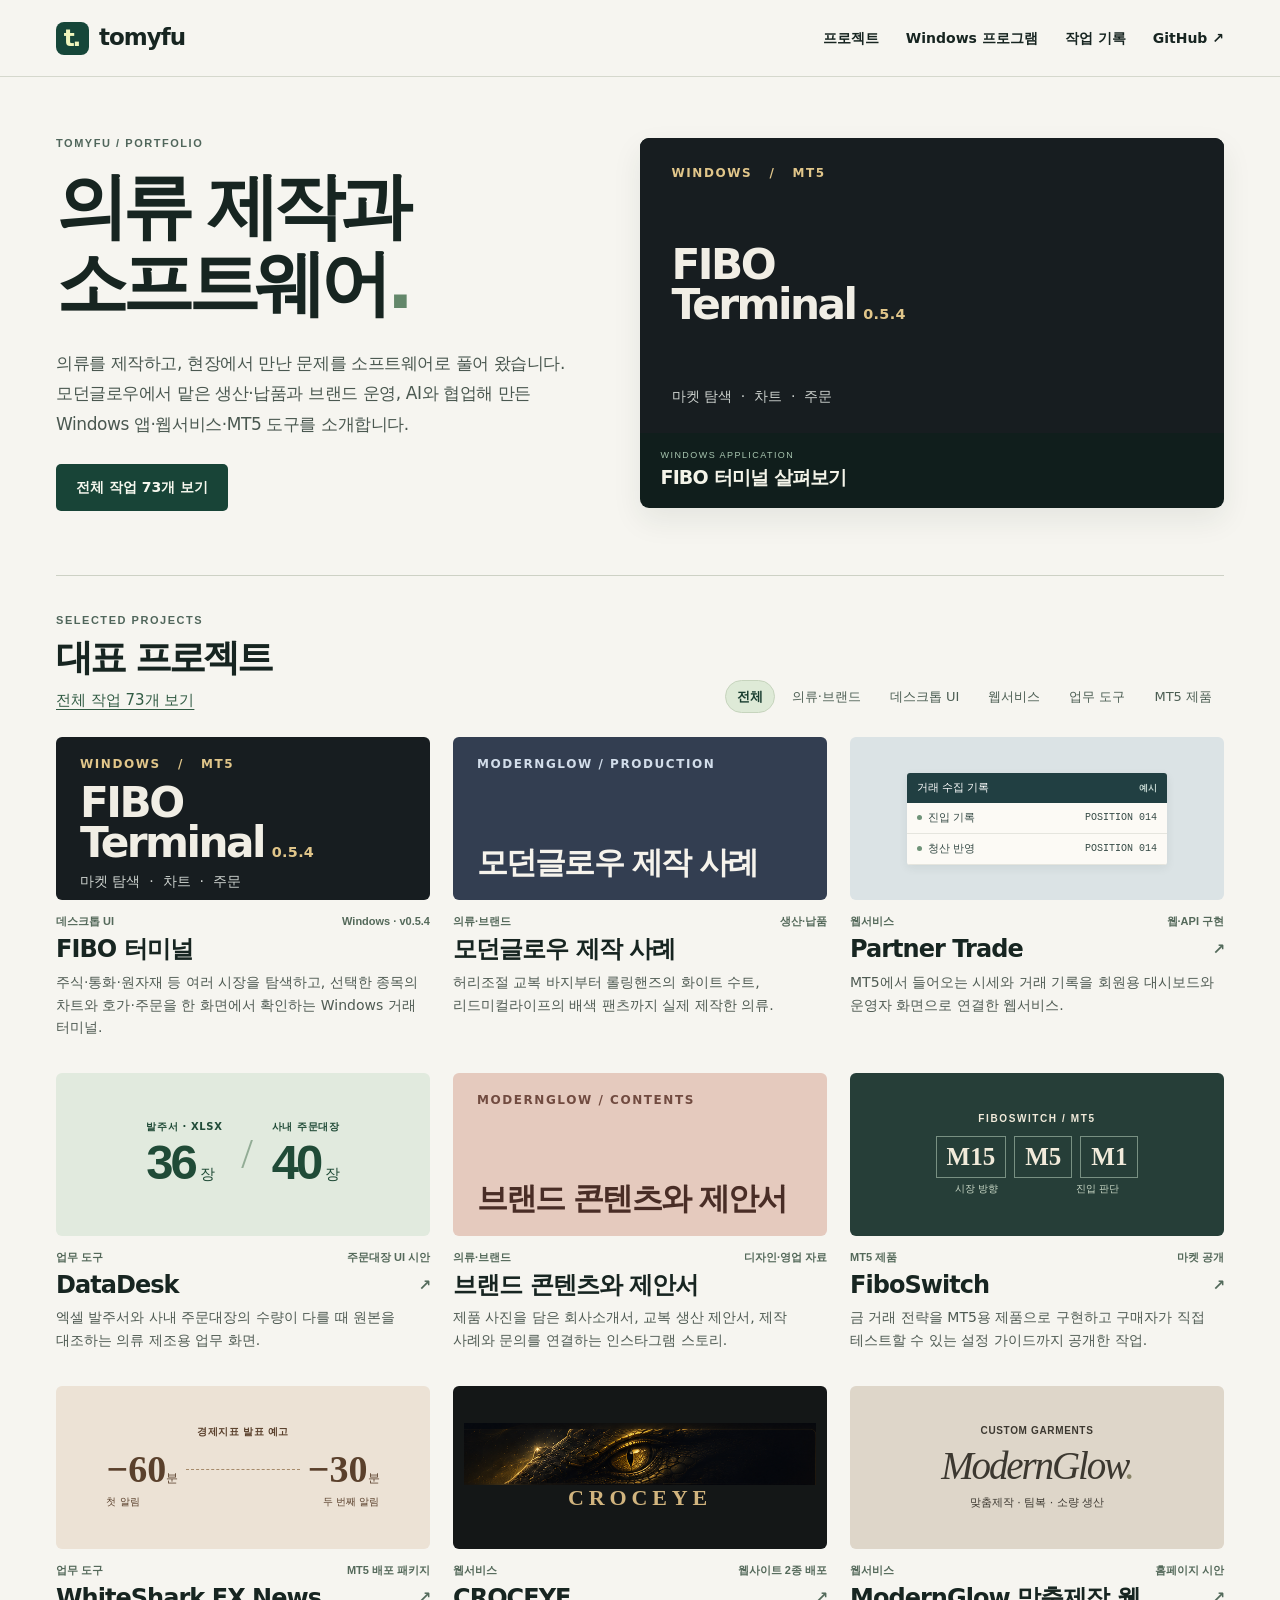
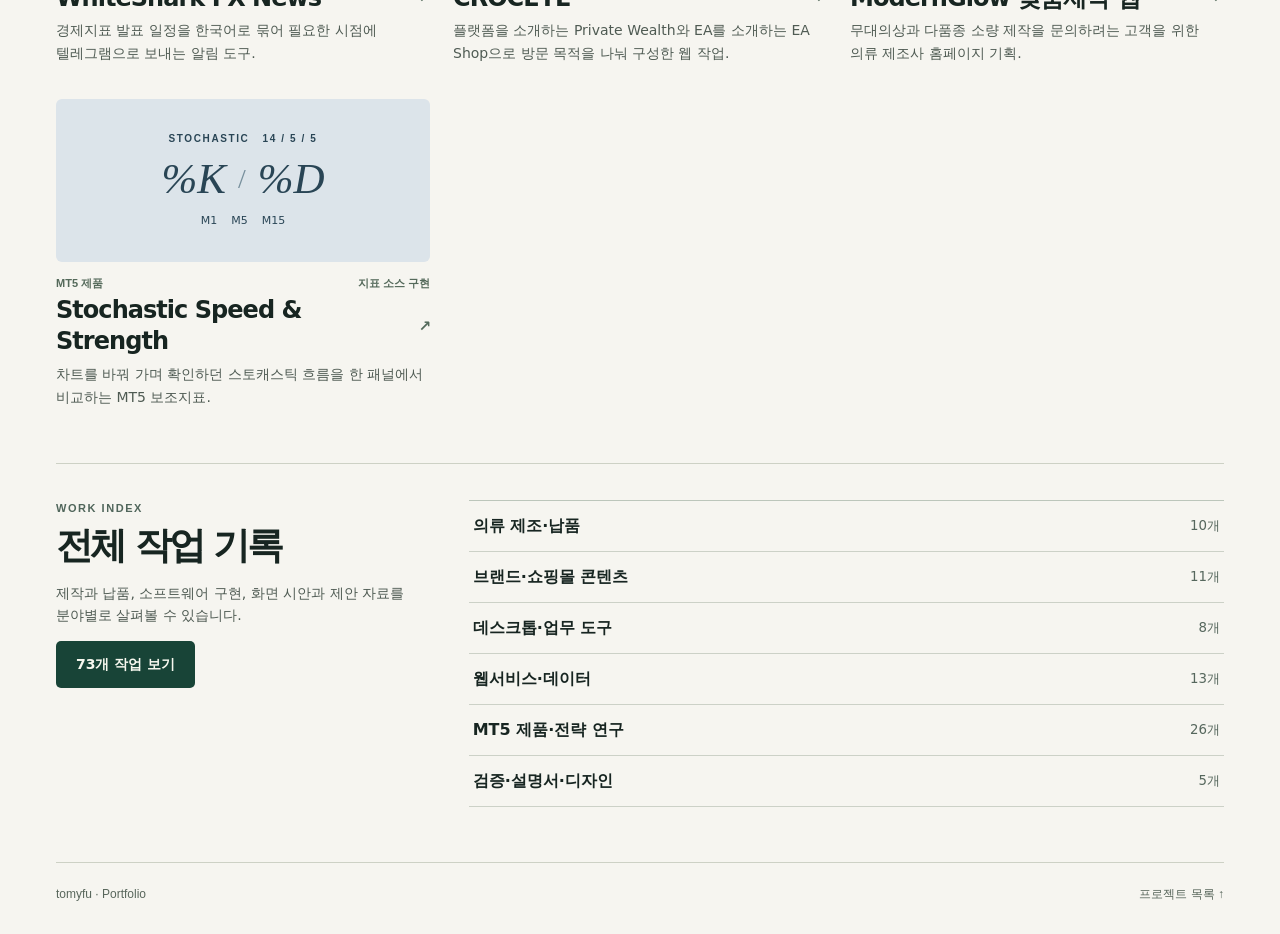
<file: index.html>
<!doctype html><html lang="ko"><head><meta charset="utf-8"><meta name="viewport" content="width=device-width, initial-scale=1"><meta name="theme-color" content="#f6f5f0"><meta name="description" content="tomyfu의 의류 제조·브랜드 운영, Windows 프로그램, 웹서비스와 MT5 프로젝트 포트폴리오"><title>의류 제작과 소프트웨어 · tomyfu</title><link rel="icon" href="assets/mark.svg" type="image/svg+xml"><link rel="stylesheet" href="assets/site.css"></head><body><a class="skip" href="#main">본문으로</a><header class="top"><div class="wrap bar"><a class="brand" href="index.html" aria-label="tomyfu 포트폴리오 첫 화면"><span class="symbol" aria-hidden="true">t.</span>tomyfu</a><nav aria-label="주 메뉴"><a href="index.html#projects">프로젝트</a><a href="windows.html">Windows 프로그램</a><a href="index.html#archive">작업 기록</a><a href="https://github.com/tomyfu/portfolio">GitHub ↗</a></nav></div></header><main id="main" class="wrap"><section class="hero"><div class="hero-copy"><p class="eyebrow">TOMYFU / PORTFOLIO</p><h1>의류 제작과<br>소프트웨어<span>.</span></h1><p class="intro">의류를 제작하고, 현장에서 만난 문제를 소프트웨어로 풀어 왔습니다. 모던글로우에서 맡은 생산·납품과 브랜드 운영, AI와 협업해 만든 Windows 앱·웹서비스·MT5 도구를 소개합니다.</p><a class="button" href="work.html">전체 작업 73개 보기</a></div><a class="feature" href="projects/fibo-terminal.html"><div class="terminal-type"><small>WINDOWS &nbsp; / &nbsp; MT5</small><strong>FIBO<br>Terminal<span>0.5.4</span></strong><span>마켓 탐색 &nbsp;·&nbsp; 차트 &nbsp;·&nbsp; 주문</span></div><div><span><small>WINDOWS APPLICATION</small><b>FIBO 터미널 살펴보기</b></span></div></a></section><section id="projects" class="collection"><div class="section-head"><div><p class="eyebrow">SELECTED PROJECTS</p><h2>대표 프로젝트</h2><a class="all-work" href="work.html">전체 작업 73개 보기</a></div><div class="filters" aria-label="프로젝트 분야 선택" id="filters" hidden><button type="button" data-filter="전체" aria-pressed="true">전체</button><button type="button" data-filter="의류·브랜드" aria-pressed="false">의류·브랜드</button><button type="button" data-filter="데스크톱 UI" aria-pressed="false">데스크톱 UI</button><button type="button" data-filter="웹서비스" aria-pressed="false">웹서비스</button><button type="button" data-filter="업무 도구" aria-pressed="false">업무 도구</button><button type="button" data-filter="MT5 제품" aria-pressed="false">MT5 제품</button></div></div><div class="grid">
<article class="card" data-category="데스크톱 UI"><a class="cardlink" href="projects/fibo-terminal.html"><div class="art"><div class="terminal-type"><small>WINDOWS &nbsp; / &nbsp; MT5</small><strong>FIBO<br>Terminal<span>0.5.4</span></strong><span>마켓 탐색 &nbsp;·&nbsp; 차트 &nbsp;·&nbsp; 주문</span></div></div><div class="card-meta"><span>데스크톱 UI</span><span>Windows · v0.5.4</span></div><h3>FIBO 터미널</h3><p>주식·통화·원자재 등 여러 시장을 탐색하고, 선택한 종목의 차트와 호가·주문을 한 화면에서 확인하는 Windows 거래 터미널.</p></a></article>
<article class="card" data-category="의류·브랜드"><a class="cardlink" href="work.html#clothing"><div class="art catalog-art garment"><small>MODERNGLOW / PRODUCTION</small><b>모던글로우 제작 사례</b></div><div class="card-meta"><span>의류·브랜드</span><span>생산·납품</span></div><h3>모던글로우 제작 사례</h3><p>허리조절 교복 바지부터 롤링핸즈의 화이트 수트, 리드미컬라이프의 배색 팬츠까지 실제 제작한 의류.</p></a></article>
<article class="card" data-category="웹서비스"><a class="cardlink" href="projects/partner.html"><div class="art"><div class="graphic receipts"><div class="receipt"><span class="screen-head">거래 수집 기록 <b>예시</b></span><div><i></i>진입 기록 <strong>POSITION 014</strong></div><div><i></i>청산 반영 <strong>POSITION 014</strong></div></div></div></div><div class="card-meta"><span>웹서비스</span><span>웹·API 구현</span></div><h3>Partner Trade <span aria-hidden="true">↗</span></h3><p>MT5에서 들어오는 시세와 거래 기록을 회원용 대시보드와 운영자 화면으로 연결한 웹서비스.</p></a></article>
<article class="card" data-category="업무 도구"><a class="cardlink" href="projects/datadesk.html"><div class="art"><div class="graphic quantities" aria-label="예시 주문의 발주 수량 36장과 사내 수량 40장"><div><small>발주서 · XLSX</small><strong>36<em>장</em></strong></div><span class="versus">/</span><div><small>사내 주문대장</small><strong>40<em>장</em></strong></div></div></div><div class="card-meta"><span>업무 도구</span><span>주문대장 UI 시안</span></div><h3>DataDesk <span aria-hidden="true">↗</span></h3><p>엑셀 발주서와 사내 주문대장의 수량이 다를 때 원본을 대조하는 의류 제조용 업무 화면.</p></a></article>
<article class="card" data-category="의류·브랜드"><a class="cardlink" href="work.html#brand"><div class="art catalog-art paper"><small>MODERNGLOW / CONTENTS</small><b>브랜드 콘텐츠와 제안서</b></div><div class="card-meta"><span>의류·브랜드</span><span>디자인·영업 자료</span></div><h3>브랜드 콘텐츠와 제안서</h3><p>제품 사진을 담은 회사소개서, 교복 생산 제안서, 제작 사례와 문의를 연결하는 인스타그램 스토리.</p></a></article>
<article class="card" data-category="MT5 제품"><a class="cardlink" href="projects/fibo.html"><div class="art"><div class="graphic timeframes"><small>FIBOSWITCH / MT5</small><div><b>M15</b><b>M5</b><b>M1</b></div><span>시장 방향<span>진입 판단</span></span></div></div><div class="card-meta"><span>MT5 제품</span><span>마켓 공개</span></div><h3>FiboSwitch <span aria-hidden="true">↗</span></h3><p>금 거래 전략을 MT5용 제품으로 구현하고 구매자가 직접 테스트할 수 있는 설정 가이드까지 공개한 작업.</p></a></article>
<article class="card" data-category="업무 도구"><a class="cardlink" href="projects/news.html"><div class="art"><div class="graphic clock"><small>경제지표 발표 예고</small><div><strong>−60<span>분</span></strong><i></i><strong>−30<span>분</span></strong></div><span>첫 알림<i></i>두 번째 알림</span></div></div><div class="card-meta"><span>업무 도구</span><span>MT5 배포 패키지</span></div><h3>WhiteShark FX News <span aria-hidden="true">↗</span></h3><p>경제지표 발표 일정을 한국어로 묶어 필요한 시점에 텔레그램으로 보내는 알림 도구.</p></a></article>
<article class="card" data-category="웹서비스"><a class="cardlink" href="projects/croceye.html"><div class="art"><div class="graphic croc"><img src="assets/croceye.png" alt="CROCEYE 브랜드의 눈 이미지"><span>CROCEYE</span></div></div><div class="card-meta"><span>웹서비스</span><span>웹사이트 2종 배포</span></div><h3>CROCEYE <span aria-hidden="true">↗</span></h3><p>플랫폼을 소개하는 Private Wealth와 EA를 소개하는 EA Shop으로 방문 목적을 나눠 구성한 웹 작업.</p></a></article>
<article class="card" data-category="웹서비스"><a class="cardlink" href="projects/modernglow.html"><div class="art"><div class="graphic cloth"><small>CUSTOM GARMENTS</small><strong>ModernGlow<span>.</span></strong><span>맞춤제작 · 팀복 · 소량 생산</span></div></div><div class="card-meta"><span>웹서비스</span><span>홈페이지 시안</span></div><h3>ModernGlow 맞춤제작 웹 <span aria-hidden="true">↗</span></h3><p>무대의상과 다품종 소량 제작을 문의하려는 고객을 위한 의류 제조사 홈페이지 기획.</p></a></article>
<article class="card" data-category="MT5 제품"><a class="cardlink" href="projects/stochastic.html"><div class="art"><div class="graphic oscillator"><small>STOCHASTIC &nbsp; 14 / 5 / 5</small><div><b>%K</b><i>/</i><b>%D</b></div><span>M1 &nbsp;&nbsp; M5 &nbsp;&nbsp; M15</span></div></div><div class="card-meta"><span>MT5 제품</span><span>지표 소스 구현</span></div><h3>Stochastic Speed &amp; Strength <span aria-hidden="true">↗</span></h3><p>차트를 바꿔 가며 확인하던 스토캐스틱 흐름을 한 패널에서 비교하는 MT5 보조지표.</p></a></article>
</div><p id="filter-status" class="sr-only" role="status"></p></section><section id="archive" class="archive"><div><p class="eyebrow">WORK INDEX</p><h2>전체 작업 기록</h2><p class="muted">제작과 납품, 소프트웨어 구현, 화면 시안과 제안 자료를 분야별로 살펴볼 수 있습니다.</p><a class="button" href="work.html">73개 작업 보기</a></div><div class="group-links"><a class="group-link" href="work.html#clothing"><span>의류 제조·납품</span><small>10개</small></a>
<a class="group-link" href="work.html#brand"><span>브랜드·쇼핑몰 콘텐츠</span><small>11개</small></a>
<a class="group-link" href="work.html#software"><span>데스크톱·업무 도구</span><small>8개</small></a>
<a class="group-link" href="work.html#web"><span>웹서비스·데이터</span><small>13개</small></a>
<a class="group-link" href="work.html#mt5"><span>MT5 제품·전략 연구</span><small>26개</small></a>
<a class="group-link" href="work.html#docs"><span>검증·설명서·디자인</span><small>5개</small></a></div></section></main><footer class="wrap foot"><span>tomyfu · Portfolio</span><a href="index.html#projects">프로젝트 목록 ↑</a></footer><script src="assets/filters.js"></script></body></html>
</file>
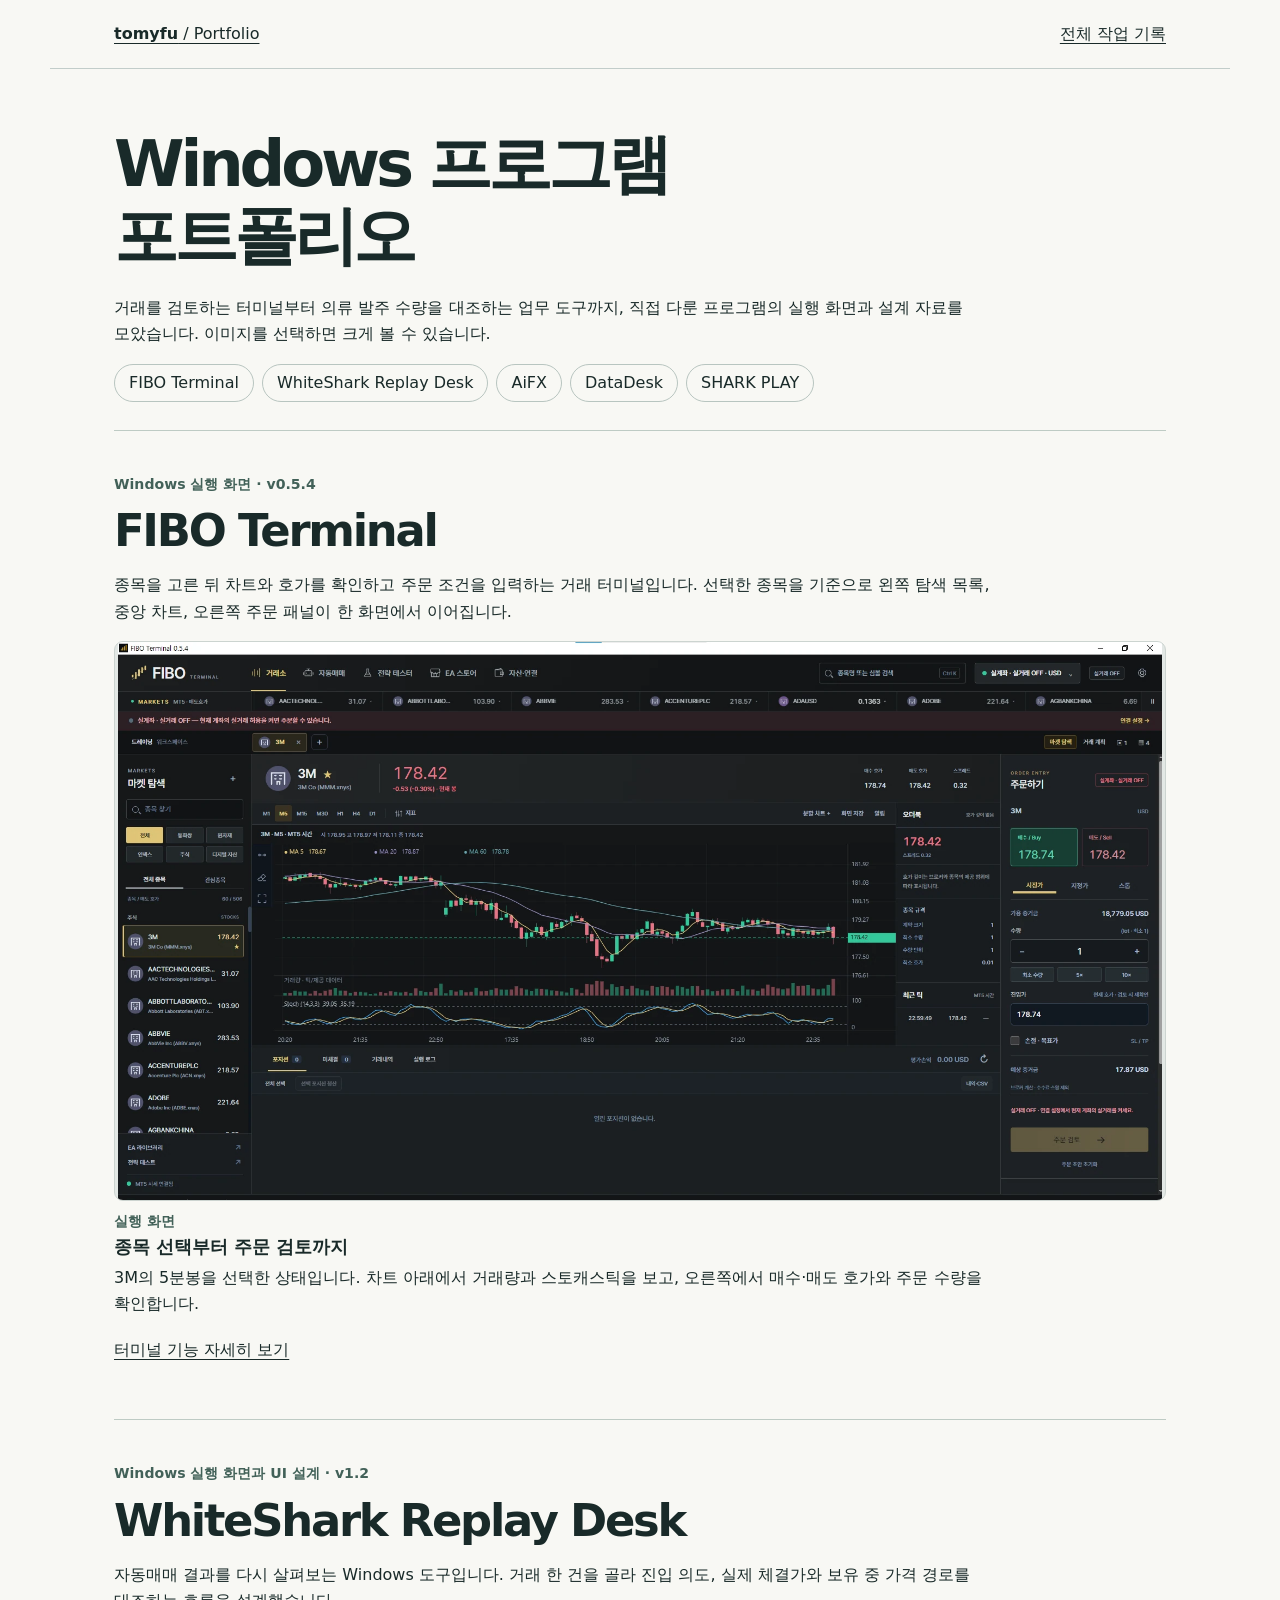
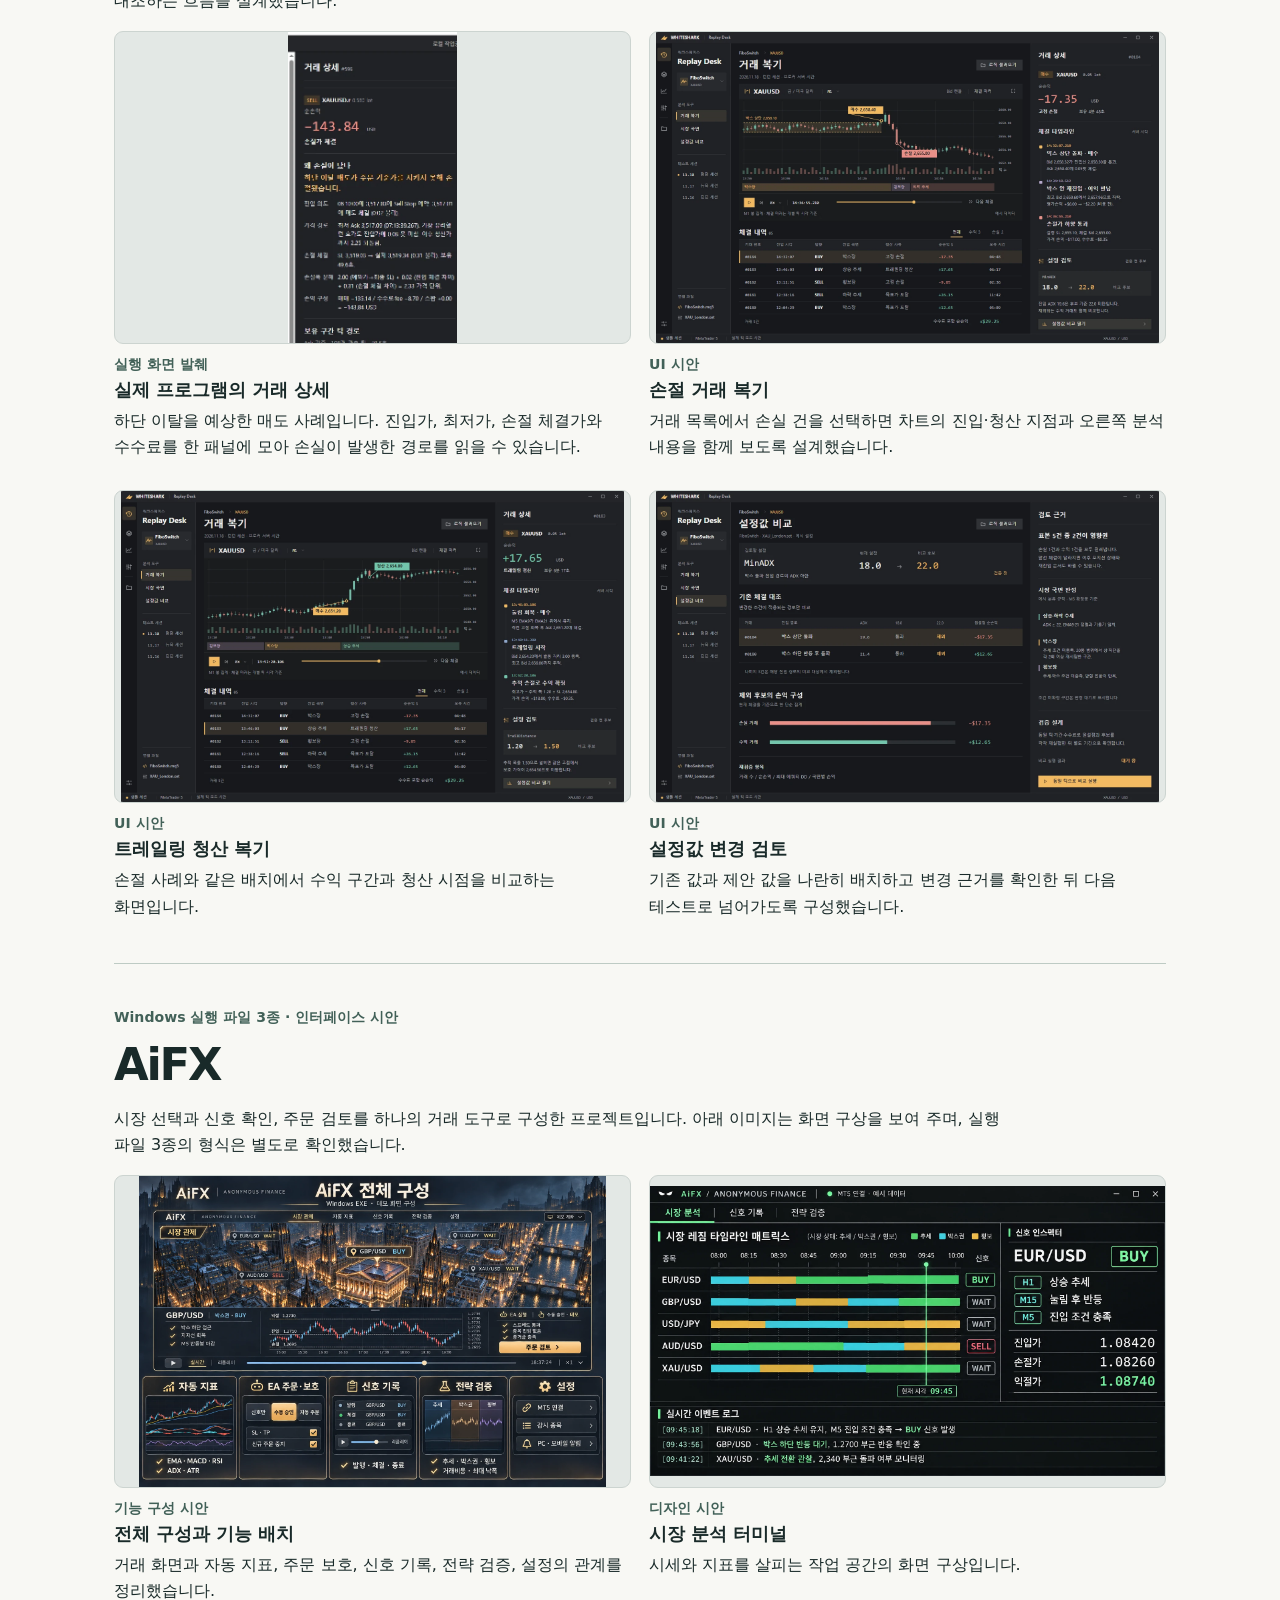
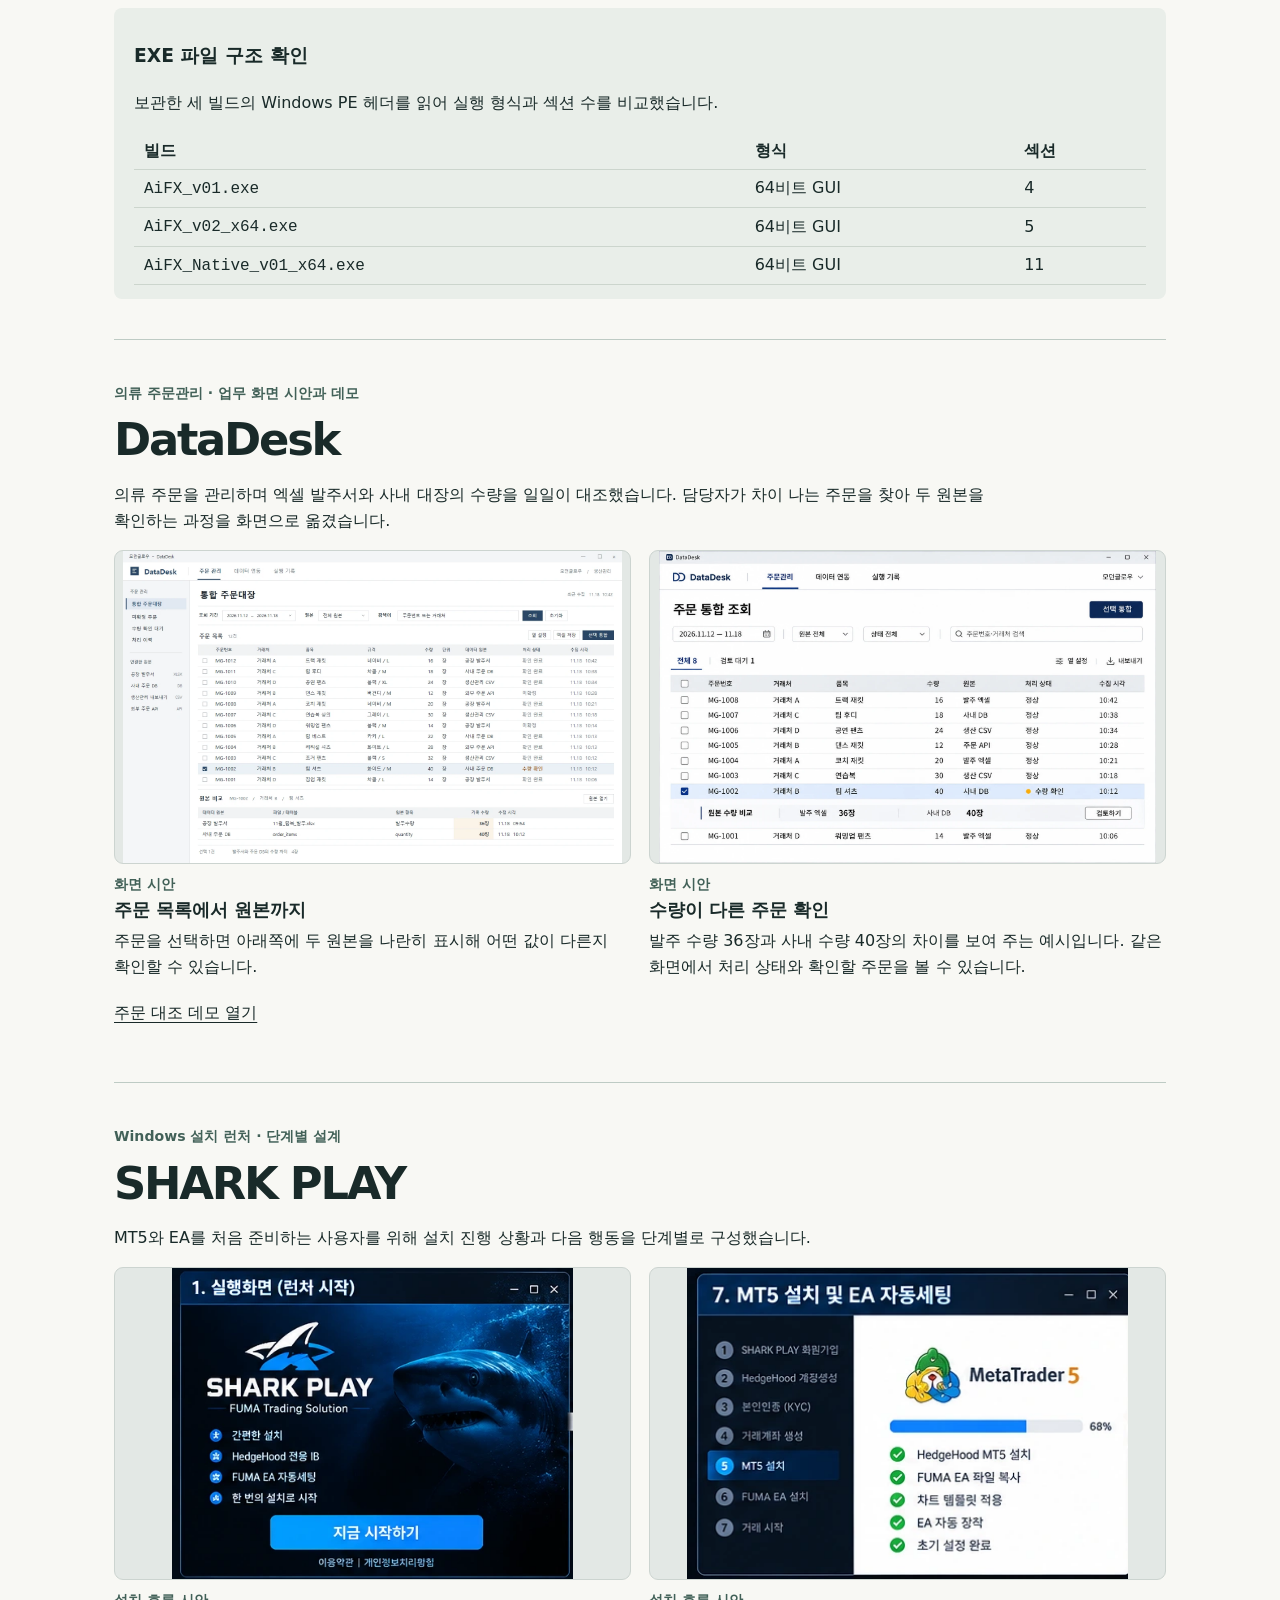
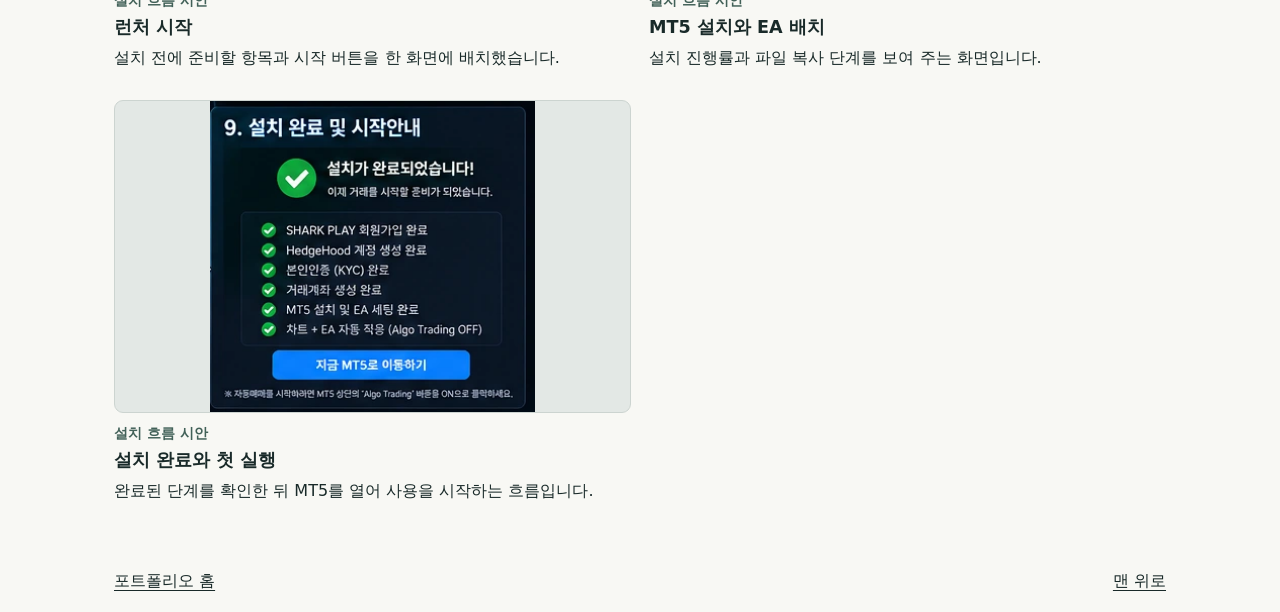
<file: windows.html>
<!doctype html><html lang="ko"><meta charset="utf-8"><meta name="viewport" content="width=device-width, initial-scale=1"><title>Windows 프로그램 포트폴리오 · tomyfu</title><style>*{box-sizing:border-box}html{scroll-behavior:smooth;scroll-padding-top:24px}body{margin:0;background:#f8f8f4;color:#192a29;font:16px/1.65 system-ui,'Malgun Gothic',sans-serif;word-break:keep-all}a{color:inherit;text-underline-offset:4px}header,main,footer{max-width:1180px;margin:auto;padding:0 clamp(18px,5vw,65px)}header,footer{padding-block:21px;display:flex;justify-content:space-between;align-items:center;gap:12px}header{border-bottom:1px solid #c2cdca}.hero{padding:52px 0 28px}h1{font-size:clamp(2.15rem,5vw,4.4rem);letter-spacing:-.065em;line-height:1.12;margin:.12em 0 .35em}h2{font-size:clamp(1.7rem,4vw,2.8rem);line-height:1.12;letter-spacing:-.05em;margin:.2em 0}p{max-width:56em}.meta{font-size:.88rem;color:#426158;font-weight:650}.jump{display:flex;flex-wrap:wrap;gap:8px}.jump a{border:1px solid #b8c5c0;border-radius:24px;padding:5px 14px;text-decoration:none}.jump a:hover,.jump a:focus{background:#deeae1}section{padding:40px 0;border-top:1px solid #becbc4}.gallery{display:grid;grid-template-columns:repeat(2,minmax(0,1fr));gap:26px 18px}.gallery.single{grid-template-columns:1fr}figure{margin:0}.shot{display:grid;place-items:center;aspect-ratio:1.65;background:#e3e8e5;overflow:hidden;border:1px solid #ccd4d0;border-radius:9px}.shot img{display:block;width:100%;height:100%;object-fit:contain;min-height:0}.single .shot{aspect-ratio:1.88}figcaption{margin-top:9px}figcaption strong,figcaption span{display:block}figcaption strong{font-size:1.1rem}figcaption p{margin:3px 0}.builds{padding:14px 20px;background:#e9eee9;border-radius:8px;overflow:auto}.builds table{width:100%;text-align:left;border-collapse:collapse}.builds td,.builds th{padding:5px 10px;border-bottom:1px solid #ccd5cd}.builds code{white-space:nowrap}dialog{width:min(96vw,1550px);max-width:96vw;background:#17201f;color:white;border:0;border-radius:8px;padding:14px}dialog::backdrop{background:#0b1716e8}dialog img{display:block;width:100%;height:71vh;object-fit:contain}.controls{display:flex;align-items:center;gap:10px;flex-wrap:wrap}.controls strong{flex:1}button{font:inherit;padding:5px 12px;border-radius:5px;border:1px solid #879b93;background:#f8faf7;color:#17201f;cursor:pointer}a:focus-visible,button:focus-visible{outline:3px solid #cd740d;outline-offset:3px}@media(max-width:680px){.gallery{grid-template-columns:1fr}.hero{padding-top:28px}.builds{font-size:.88rem;padding:8px}dialog img{height:60vh}}@media(prefers-reduced-motion:reduce){html{scroll-behavior:auto}}</style><body><header><a href="index.html"><b>tomyfu</b> / Portfolio</a><a href="work.html#software">전체 작업 기록</a></header><main><div class="hero"><h1>Windows 프로그램<br>포트폴리오</h1><p>거래를 검토하는 터미널부터 의류 발주 수량을 대조하는 업무 도구까지, 직접 다룬 프로그램의 실행 화면과 설계 자료를 모았습니다. 이미지를 선택하면 크게 볼 수 있습니다.</p><nav class="jump" aria-label="프로젝트 바로가기"><a href="#fibo">FIBO Terminal</a><a href="#replay">WhiteShark Replay Desk</a><a href="#aifx">AiFX</a><a href="#datadesk">DataDesk</a><a href="#shark">SHARK PLAY</a></nav></div>
<section id="fibo"><span class="meta">Windows 실행 화면 · v0.5.4</span><h2>FIBO Terminal</h2><p>종목을 고른 뒤 차트와 호가를 확인하고 주문 조건을 입력하는 거래 터미널입니다. 선택한 종목을 기준으로 왼쪽 탐색 목록, 중앙 차트, 오른쪽 주문 패널이 한 화면에서 이어집니다.</p><div class="gallery single">
<figure><a class="shot" href="assets/windows/terminal.webp" aria-label="FIBO Terminal · 종목 선택부터 주문 검토까지 확대"><img loading="eager" width="1917" height="1023" src="assets/windows/terminal.webp" alt="종목 선택부터 주문 검토까지. 3M의 5분봉을 선택한 상태입니다. 차트 아래에서 거래량과 스토캐스틱을 보고, 오른쪽에서 매수·매도 호가와 주문 수량을 확인합니다."></a><figcaption><span class="meta">실행 화면</span><strong>종목 선택부터 주문 검토까지</strong><p>3M의 5분봉을 선택한 상태입니다. 차트 아래에서 거래량과 스토캐스틱을 보고, 오른쪽에서 매수·매도 호가와 주문 수량을 확인합니다.</p></figcaption></figure>
</div>
<p><a href="projects/fibo-terminal.html">터미널 기능 자세히 보기</a></p>
</section>
<section id="replay"><span class="meta">Windows 실행 화면과 UI 설계 · v1.2</span><h2>WhiteShark Replay Desk</h2><p>자동매매 결과를 다시 살펴보는 Windows 도구입니다. 거래 한 건을 골라 진입 의도, 실제 체결가와 보유 중 가격 경로를 대조하는 흐름을 설계했습니다.</p><div class="gallery ">
<figure><a class="shot" href="assets/windows/replay-detail.webp" aria-label="WhiteShark Replay Desk · 실제 프로그램의 거래 상세 확대"><img loading="lazy" width="367" height="673" src="assets/windows/replay-detail.webp" alt="실제 프로그램의 거래 상세. 하단 이탈을 예상한 매도 사례입니다. 진입가, 최저가, 손절 체결가와 수수료를 한 패널에 모아 손실이 발생한 경로를 읽을 수 있습니다."></a><figcaption><span class="meta">실행 화면 발췌</span><strong>실제 프로그램의 거래 상세</strong><p>하단 이탈을 예상한 매도 사례입니다. 진입가, 최저가, 손절 체결가와 수수료를 한 패널에 모아 손실이 발생한 경로를 읽을 수 있습니다.</p></figcaption></figure>
<figure><a class="shot" href="assets/windows/replay-loss.webp" aria-label="WhiteShark Replay Desk · 손절 거래 복기 확대"><img loading="lazy" width="1504" height="932" src="assets/windows/replay-loss.webp" alt="손절 거래 복기. 거래 목록에서 손실 건을 선택하면 차트의 진입·청산 지점과 오른쪽 분석 내용을 함께 보도록 설계했습니다."></a><figcaption><span class="meta">UI 시안</span><strong>손절 거래 복기</strong><p>거래 목록에서 손실 건을 선택하면 차트의 진입·청산 지점과 오른쪽 분석 내용을 함께 보도록 설계했습니다.</p></figcaption></figure>
<figure><a class="shot" href="assets/windows/replay-trailing.webp" aria-label="WhiteShark Replay Desk · 트레일링 청산 복기 확대"><img loading="lazy" width="1504" height="932" src="assets/windows/replay-trailing.webp" alt="트레일링 청산 복기. 손절 사례와 같은 배치에서 수익 구간과 청산 시점을 비교하는 화면입니다."></a><figcaption><span class="meta">UI 시안</span><strong>트레일링 청산 복기</strong><p>손절 사례와 같은 배치에서 수익 구간과 청산 시점을 비교하는 화면입니다.</p></figcaption></figure>
<figure><a class="shot" href="assets/windows/replay-settings.webp" aria-label="WhiteShark Replay Desk · 설정값 변경 검토 확대"><img loading="lazy" width="1504" height="932" src="assets/windows/replay-settings.webp" alt="설정값 변경 검토. 기존 값과 제안 값을 나란히 배치하고 변경 근거를 확인한 뒤 다음 테스트로 넘어가도록 구성했습니다."></a><figcaption><span class="meta">UI 시안</span><strong>설정값 변경 검토</strong><p>기존 값과 제안 값을 나란히 배치하고 변경 근거를 확인한 뒤 다음 테스트로 넘어가도록 구성했습니다.</p></figcaption></figure>
</div>
</section>
<section id="aifx"><span class="meta">Windows 실행 파일 3종 · 인터페이스 시안</span><h2>AiFX</h2><p>시장 선택과 신호 확인, 주문 검토를 하나의 거래 도구로 구성한 프로젝트입니다. 아래 이미지는 화면 구상을 보여 주며, 실행 파일 3종의 형식은 별도로 확인했습니다.</p><div class="gallery ">
<figure><a class="shot" href="assets/windows/aifx-overview.webp" aria-label="AiFX · 전체 구성과 기능 배치 확대"><img loading="lazy" width="1536" height="1024" src="assets/windows/aifx-overview.webp" alt="전체 구성과 기능 배치. 거래 화면과 자동 지표, 주문 보호, 신호 기록, 전략 검증, 설정의 관계를 정리했습니다."></a><figcaption><span class="meta">기능 구성 시안</span><strong>전체 구성과 기능 배치</strong><p>거래 화면과 자동 지표, 주문 보호, 신호 기록, 전략 검증, 설정의 관계를 정리했습니다.</p></figcaption></figure>
<figure><a class="shot" href="assets/windows/aifx-terminal.webp" aria-label="AiFX · 시장 분석 터미널 확대"><img loading="lazy" width="1672" height="941" src="assets/windows/aifx-terminal.webp" alt="시장 분석 터미널. 시세와 지표를 살피는 작업 공간의 화면 구상입니다."></a><figcaption><span class="meta">디자인 시안</span><strong>시장 분석 터미널</strong><p>시세와 지표를 살피는 작업 공간의 화면 구상입니다.</p></figcaption></figure>
</div>
<div class="builds"><h3>EXE 파일 구조 확인</h3><p>보관한 세 빌드의 Windows PE 헤더를 읽어 실행 형식과 섹션 수를 비교했습니다.</p><table><thead><tr><th>빌드</th><th>형식</th><th>섹션</th></tr></thead><tbody><tr><td><code>AiFX_v01.exe</code></td><td>64비트 GUI</td><td>4</td></tr><tr><td><code>AiFX_v02_x64.exe</code></td><td>64비트 GUI</td><td>5</td></tr><tr><td><code>AiFX_Native_v01_x64.exe</code></td><td>64비트 GUI</td><td>11</td></tr></tbody></table></div>
</section>
<section id="datadesk"><span class="meta">의류 주문관리 · 업무 화면 시안과 데모</span><h2>DataDesk</h2><p>의류 주문을 관리하며 엑셀 발주서와 사내 대장의 수량을 일일이 대조했습니다. 담당자가 차이 나는 주문을 찾아 두 원본을 확인하는 과정을 화면으로 옮겼습니다.</p><div class="gallery ">
<figure><a class="shot" href="assets/windows/order-desk.webp" aria-label="DataDesk · 주문 목록에서 원본까지 확대"><img loading="lazy" width="1480" height="924" src="assets/windows/order-desk.webp" alt="주문 목록에서 원본까지. 주문을 선택하면 아래쪽에 두 원본을 나란히 표시해 어떤 값이 다른지 확인할 수 있습니다."></a><figcaption><span class="meta">화면 시안</span><strong>주문 목록에서 원본까지</strong><p>주문을 선택하면 아래쪽에 두 원본을 나란히 표시해 어떤 값이 다른지 확인할 수 있습니다.</p></figcaption></figure>
<figure><a class="shot" href="assets/windows/order-compare.webp" aria-label="DataDesk · 수량이 다른 주문 확인 확대"><img loading="lazy" width="1586" height="992" src="assets/windows/order-compare.webp" alt="수량이 다른 주문 확인. 발주 수량 36장과 사내 수량 40장의 차이를 보여 주는 예시입니다. 같은 화면에서 처리 상태와 확인할 주문을 볼 수 있습니다."></a><figcaption><span class="meta">화면 시안</span><strong>수량이 다른 주문 확인</strong><p>발주 수량 36장과 사내 수량 40장의 차이를 보여 주는 예시입니다. 같은 화면에서 처리 상태와 확인할 주문을 볼 수 있습니다.</p></figcaption></figure>
</div>
<p><a href="demos/datadesk.html">주문 대조 데모 열기</a></p>
</section>
<section id="shark"><span class="meta">Windows 설치 런처 · 단계별 설계</span><h2>SHARK PLAY</h2><p>MT5와 EA를 처음 준비하는 사용자를 위해 설치 진행 상황과 다음 행동을 단계별로 구성했습니다.</p><div class="gallery ">
<figure><a class="shot" href="assets/windows/setup-start.webp" aria-label="SHARK PLAY · 런처 시작 확대"><img loading="lazy" width="494" height="383" src="assets/windows/setup-start.webp" alt="런처 시작. 설치 전에 준비할 항목과 시작 버튼을 한 화면에 배치했습니다."></a><figcaption><span class="meta">설치 흐름 시안</span><strong>런처 시작</strong><p>설치 전에 준비할 항목과 시작 버튼을 한 화면에 배치했습니다.</p></figcaption></figure>
<figure><a class="shot" href="assets/windows/setup-install.webp" aria-label="SHARK PLAY · MT5 설치와 EA 배치 확대"><img loading="lazy" width="437" height="308" src="assets/windows/setup-install.webp" alt="MT5 설치와 EA 배치. 설치 진행률과 파일 복사 단계를 보여 주는 화면입니다."></a><figcaption><span class="meta">설치 흐름 시안</span><strong>MT5 설치와 EA 배치</strong><p>설치 진행률과 파일 복사 단계를 보여 주는 화면입니다.</p></figcaption></figure>
<figure><a class="shot" href="assets/windows/setup-finish.webp" aria-label="SHARK PLAY · 설치 완료와 첫 실행 확대"><img loading="lazy" width="321" height="308" src="assets/windows/setup-finish.webp" alt="설치 완료와 첫 실행. 완료된 단계를 확인한 뒤 MT5를 열어 사용을 시작하는 흐름입니다."></a><figcaption><span class="meta">설치 흐름 시안</span><strong>설치 완료와 첫 실행</strong><p>완료된 단계를 확인한 뒤 MT5를 열어 사용을 시작하는 흐름입니다.</p></figcaption></figure>
</div>
</section>
</main><footer><a href="index.html">포트폴리오 홈</a><a href="#top" onclick="window.scrollTo(0,0);return false">맨 위로</a></footer><dialog aria-label="이미지 확대"><div class="controls"><strong></strong><button type="button" data-step="-1">이전</button><button type="button" data-step="1">다음</button><button type="button" id="close">닫기</button></div><img alt=""></dialog><script>
const shots=[...document.querySelectorAll(".shot")],box=document.querySelector("dialog");let current=0;
function show(i){current=(i+shots.length)%shots.length;const a=shots[current],img=box.querySelector("img");img.src=a.href;img.alt=a.querySelector("img").alt;box.querySelector("strong").textContent=a.closest("section").querySelector("h2").textContent+" · "+a.closest("figure").querySelector("strong").textContent;}
shots.forEach((a,i)=>a.addEventListener("click",e=>{if(e.metaKey||e.ctrlKey||e.shiftKey||e.altKey||!box.showModal)return;e.preventDefault();show(i);box.showModal();}));
box.querySelectorAll("[data-step]").forEach(b=>b.onclick=()=>show(current+Number(b.dataset.step)));document.querySelector("#close").onclick=()=>box.close();box.onkeydown=e=>{if(e.key==="ArrowLeft")show(current-1);if(e.key==="ArrowRight")show(current+1)};</script></body></html>
</file>
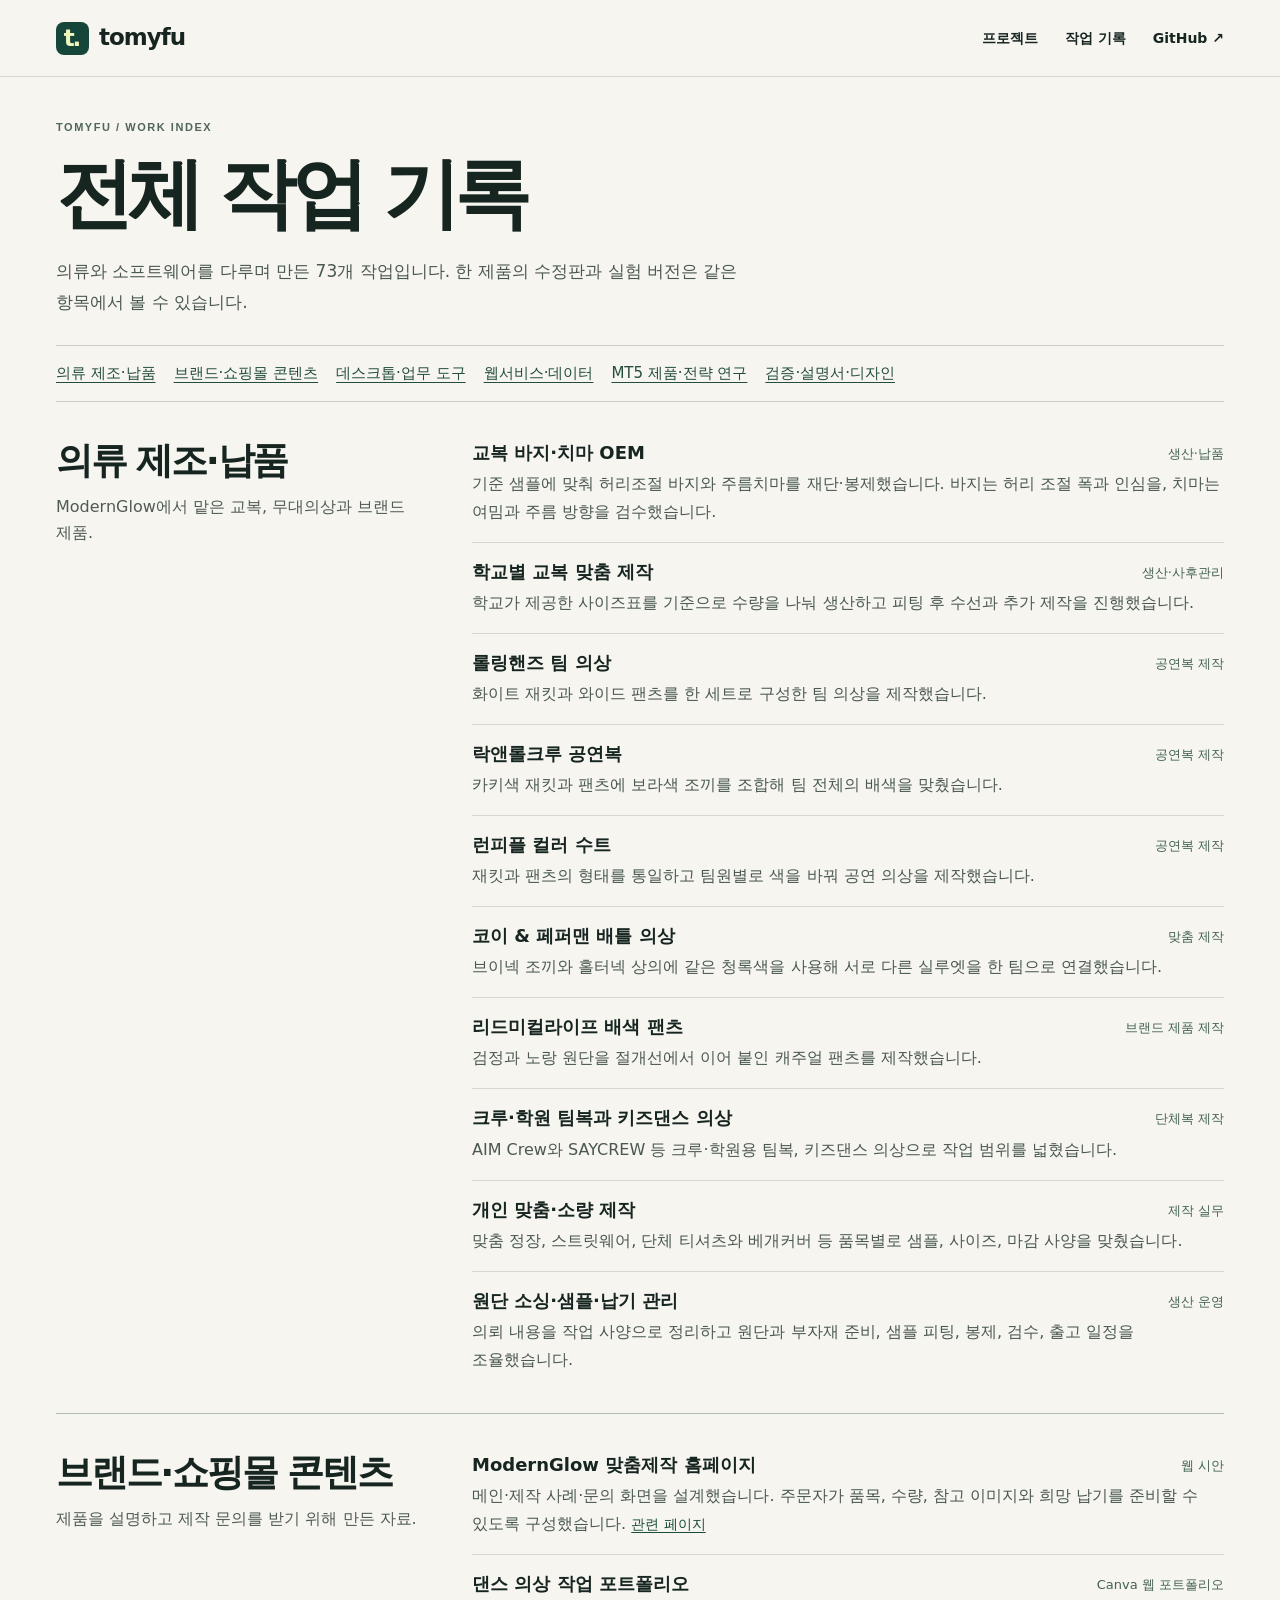
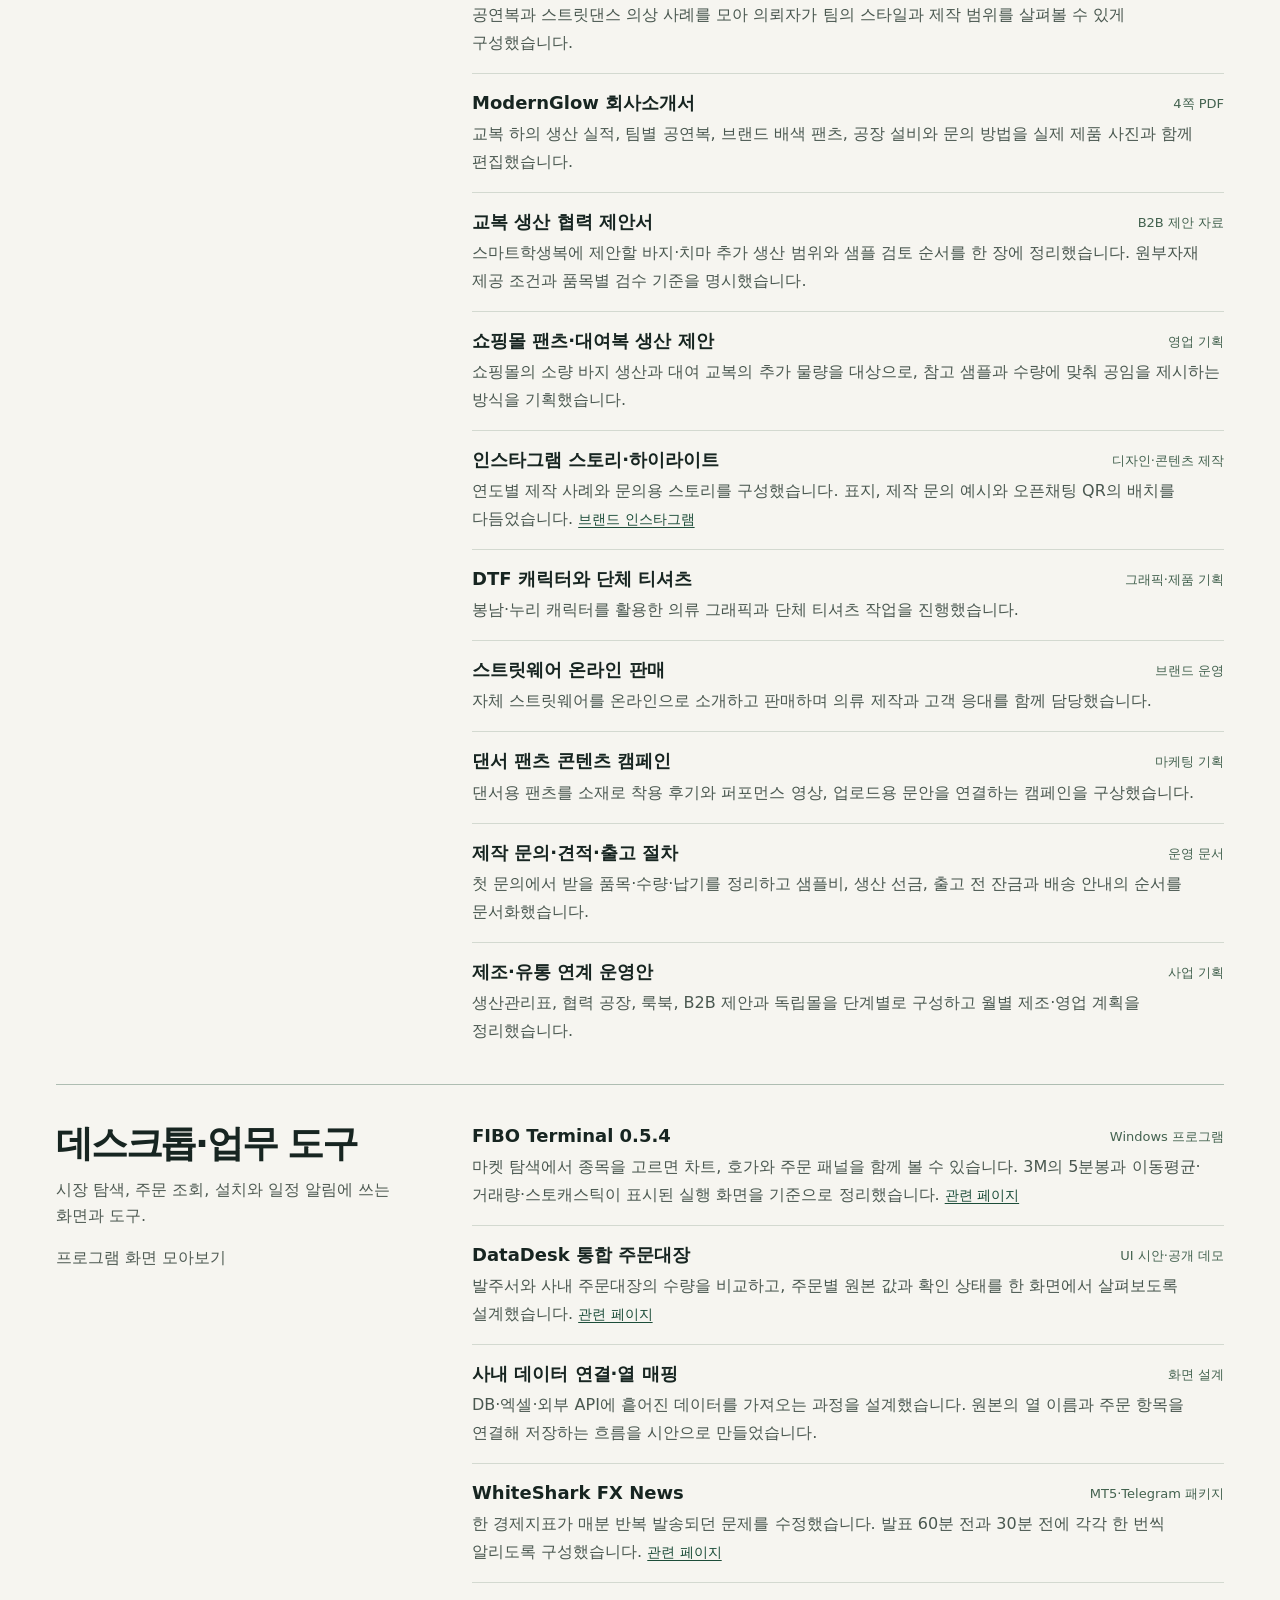
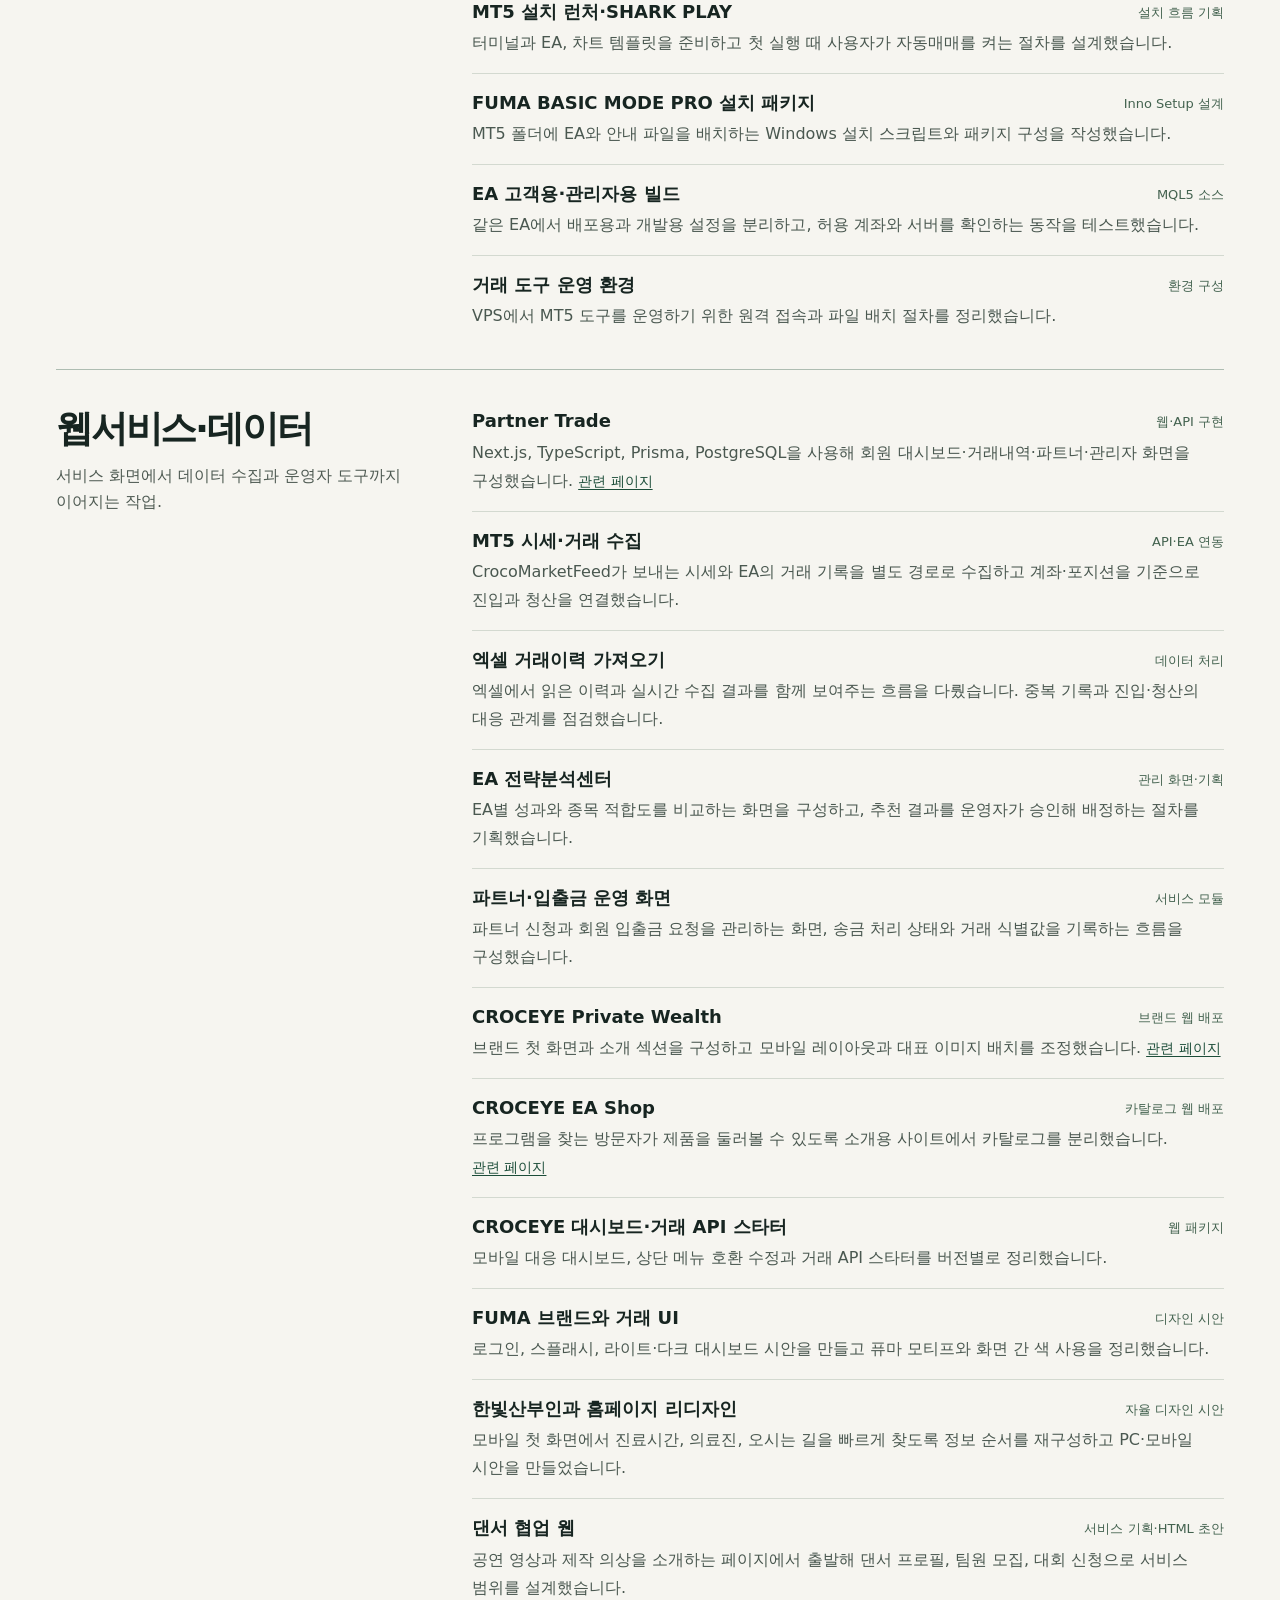
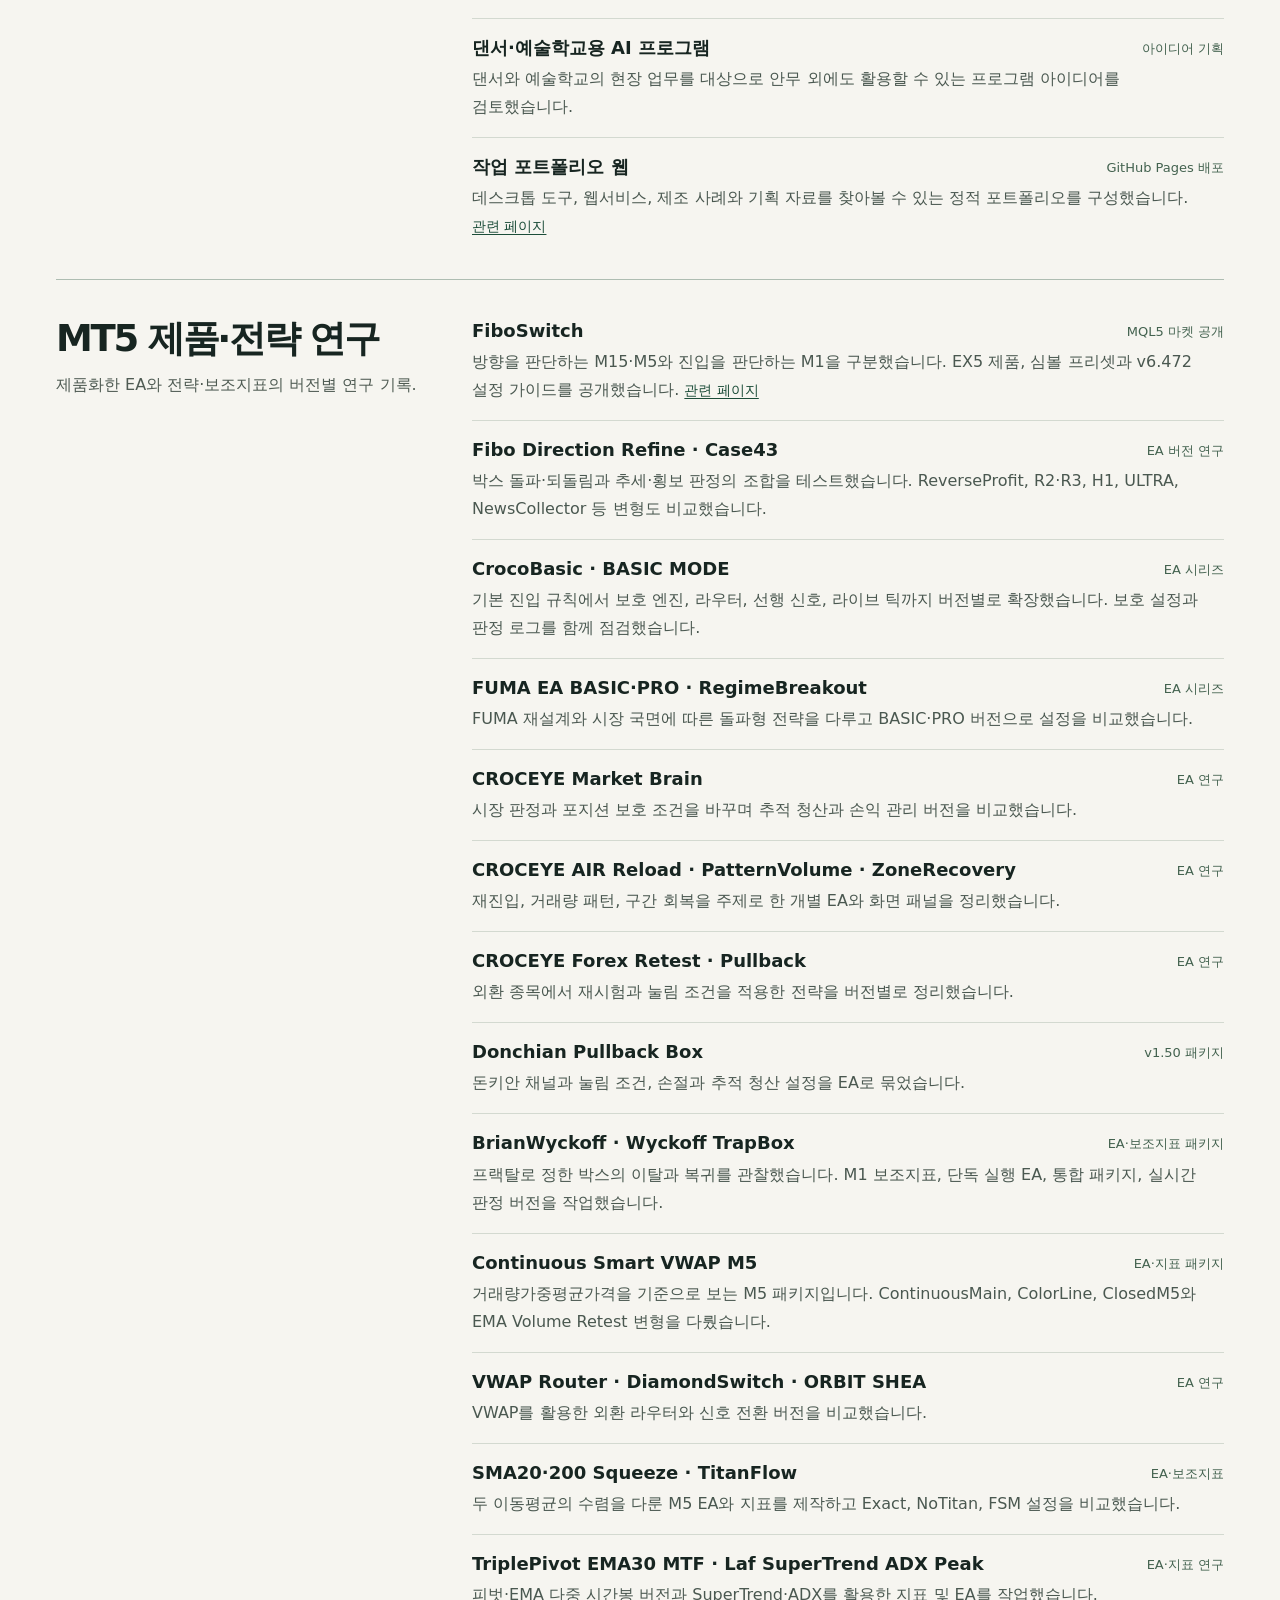
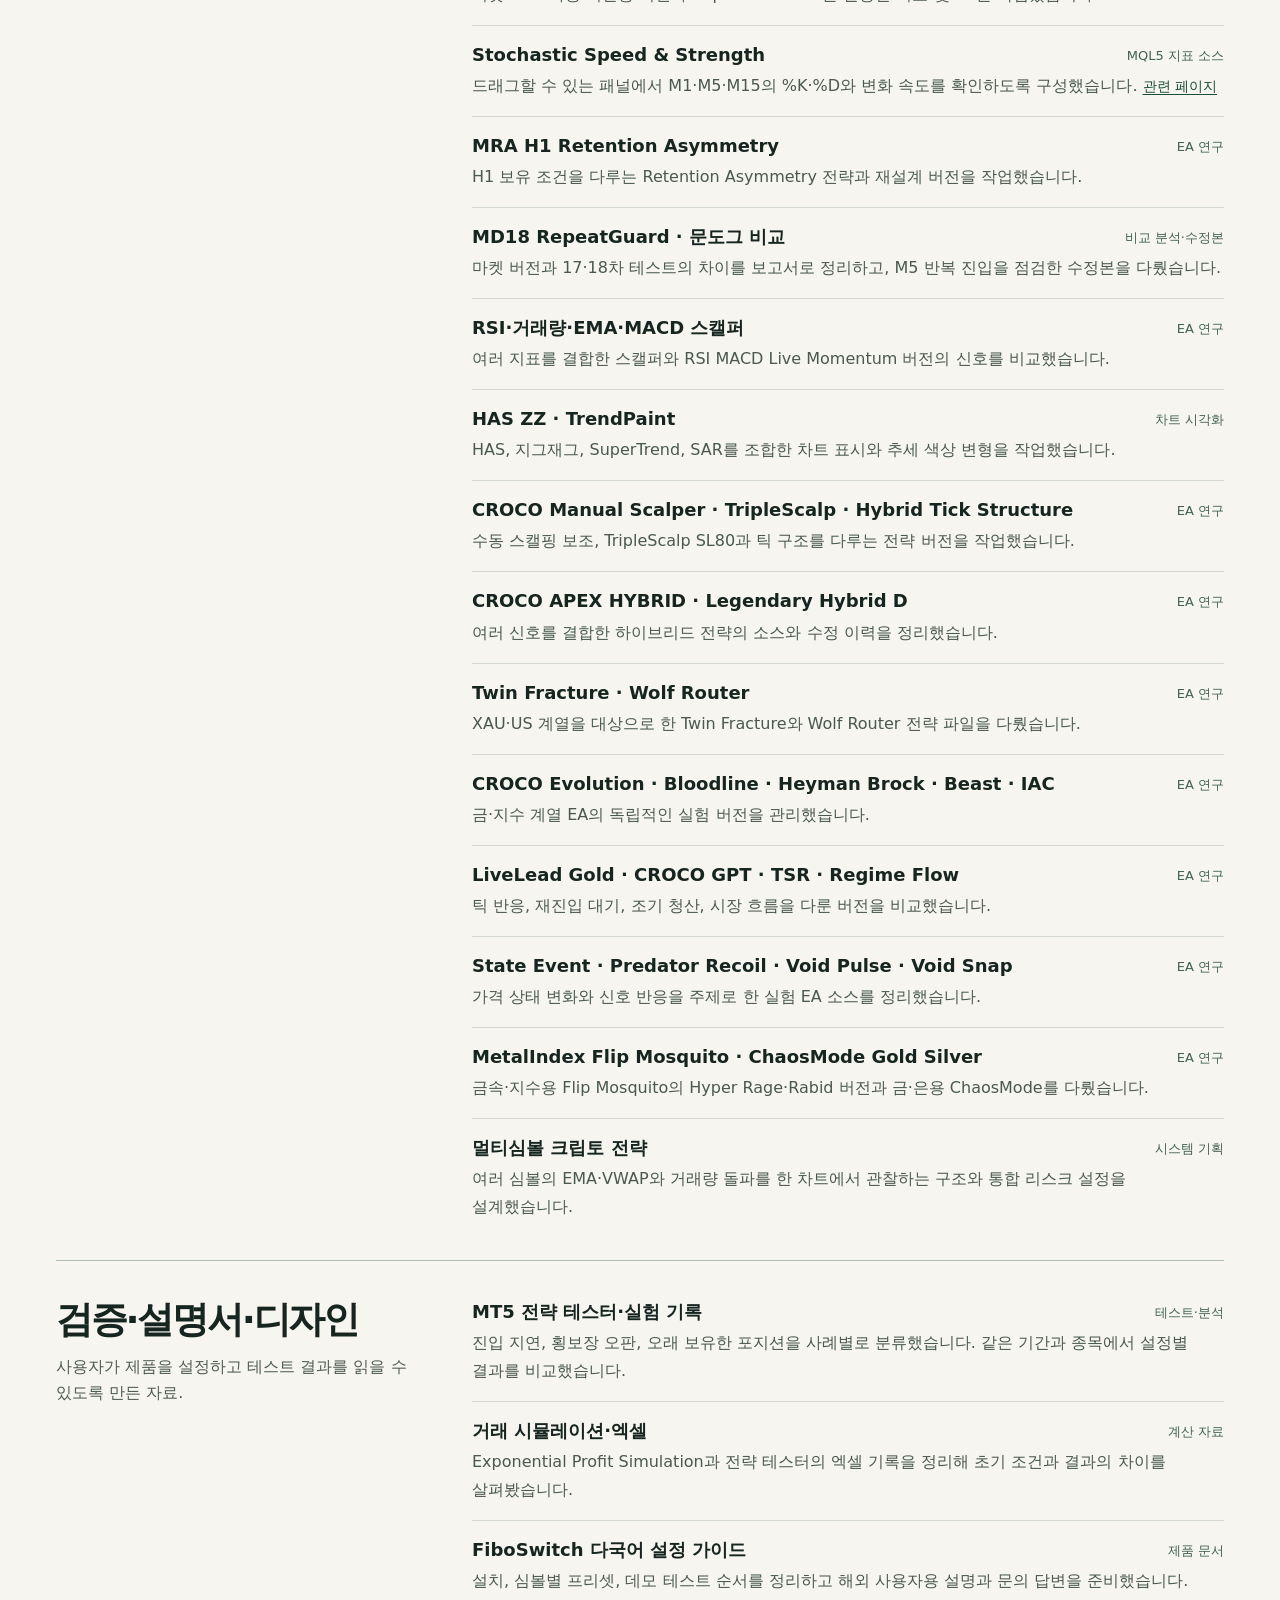
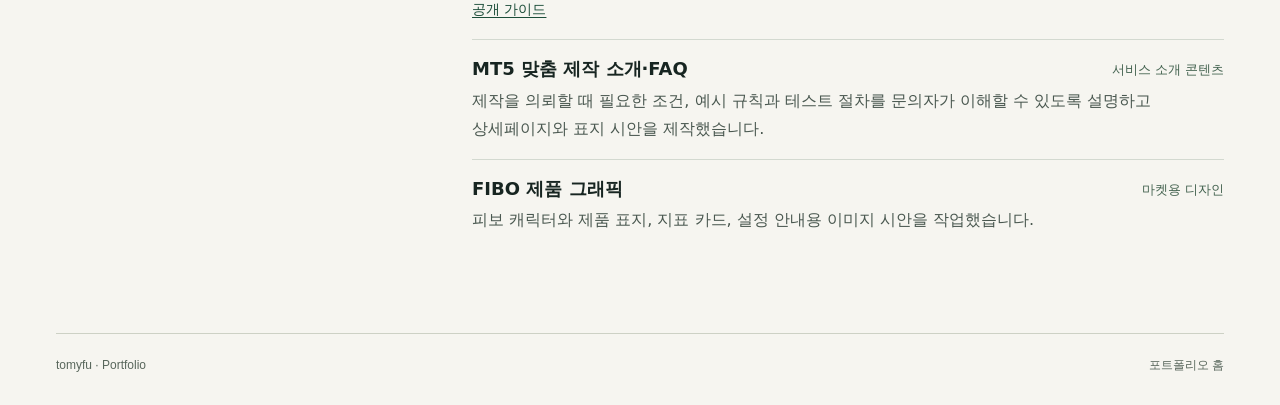
<file: work.html>
<!doctype html><html lang="ko"><head><meta charset="utf-8"><meta name="viewport" content="width=device-width, initial-scale=1"><meta name="theme-color" content="#f6f5f0"><meta name="description" content="tomyfu의 의류 제조·브랜드 운영, Windows 프로그램, 웹서비스와 MT5 프로젝트 포트폴리오"><title>전체 작업 기록 · tomyfu</title><link rel="icon" href="assets/mark.svg" type="image/svg+xml"><link rel="stylesheet" href="assets/site.css"></head><body><a class="skip" href="#main">본문으로</a><header class="top"><div class="wrap bar"><a class="brand" href="index.html" aria-label="tomyfu 포트폴리오 첫 화면"><span class="symbol" aria-hidden="true">t.</span>tomyfu</a><nav aria-label="주 메뉴"><a href="index.html#projects">프로젝트</a><a href="index.html#archive">작업 기록</a><a href="https://github.com/tomyfu/portfolio">GitHub ↗</a></nav></div></header><main id="main" class="wrap catalog"><header class="catalog-head"><p class="eyebrow">TOMYFU / WORK INDEX</p><h1>전체 작업 기록</h1><p>의류와 소프트웨어를 다루며 만든 73개 작업입니다. 한 제품의 수정판과 실험 버전은 같은 항목에서 볼 수 있습니다.</p></header><nav class="catalog-nav" aria-label="작업 분야"><a href="#clothing">의류 제조·납품</a>
<a href="#brand">브랜드·쇼핑몰 콘텐츠</a>
<a href="#software">데스크톱·업무 도구</a>
<a href="#web">웹서비스·데이터</a>
<a href="#mt5">MT5 제품·전략 연구</a>
<a href="#docs">검증·설명서·디자인</a></nav><section id="clothing" class="group"><header><h2>의류 제조·납품</h2><p>ModernGlow에서 맡은 교복, 무대의상과 브랜드 제품.</p></header><dl class="records"><div class="record"><dt>교복 바지·치마 OEM</dt><dd class="stage">생산·납품</dd><dd class="record-body">기준 샘플에 맞춰 허리조절 바지와 주름치마를 재단·봉제했습니다. 바지는 허리 조절 폭과 인심을, 치마는 여밈과 주름 방향을 검수했습니다.</dd></div>
<div class="record"><dt>학교별 교복 맞춤 제작</dt><dd class="stage">생산·사후관리</dd><dd class="record-body">학교가 제공한 사이즈표를 기준으로 수량을 나눠 생산하고 피팅 후 수선과 추가 제작을 진행했습니다.</dd></div>
<div class="record"><dt>롤링핸즈 팀 의상</dt><dd class="stage">공연복 제작</dd><dd class="record-body">화이트 재킷과 와이드 팬츠를 한 세트로 구성한 팀 의상을 제작했습니다.</dd></div>
<div class="record"><dt>락앤롤크루 공연복</dt><dd class="stage">공연복 제작</dd><dd class="record-body">카키색 재킷과 팬츠에 보라색 조끼를 조합해 팀 전체의 배색을 맞췄습니다.</dd></div>
<div class="record"><dt>런피플 컬러 수트</dt><dd class="stage">공연복 제작</dd><dd class="record-body">재킷과 팬츠의 형태를 통일하고 팀원별로 색을 바꿔 공연 의상을 제작했습니다.</dd></div>
<div class="record"><dt>코이 &amp; 페퍼맨 배틀 의상</dt><dd class="stage">맞춤 제작</dd><dd class="record-body">브이넥 조끼와 홀터넥 상의에 같은 청록색을 사용해 서로 다른 실루엣을 한 팀으로 연결했습니다.</dd></div>
<div class="record"><dt>리드미컬라이프 배색 팬츠</dt><dd class="stage">브랜드 제품 제작</dd><dd class="record-body">검정과 노랑 원단을 절개선에서 이어 붙인 캐주얼 팬츠를 제작했습니다.</dd></div>
<div class="record"><dt>크루·학원 팀복과 키즈댄스 의상</dt><dd class="stage">단체복 제작</dd><dd class="record-body">AIM Crew와 SAYCREW 등 크루·학원용 팀복, 키즈댄스 의상으로 작업 범위를 넓혔습니다.</dd></div>
<div class="record"><dt>개인 맞춤·소량 제작</dt><dd class="stage">제작 실무</dd><dd class="record-body">맞춤 정장, 스트릿웨어, 단체 티셔츠와 베개커버 등 품목별로 샘플, 사이즈, 마감 사양을 맞췄습니다.</dd></div>
<div class="record"><dt>원단 소싱·샘플·납기 관리</dt><dd class="stage">생산 운영</dd><dd class="record-body">의뢰 내용을 작업 사양으로 정리하고 원단과 부자재 준비, 샘플 피팅, 봉제, 검수, 출고 일정을 조율했습니다.</dd></div></dl></section>
<section id="brand" class="group"><header><h2>브랜드·쇼핑몰 콘텐츠</h2><p>제품을 설명하고 제작 문의를 받기 위해 만든 자료.</p></header><dl class="records"><div class="record"><dt>ModernGlow 맞춤제작 홈페이지</dt><dd class="stage">웹 시안</dd><dd class="record-body">메인·제작 사례·문의 화면을 설계했습니다. 주문자가 품목, 수량, 참고 이미지와 희망 납기를 준비할 수 있도록 구성했습니다. <a href="projects/modernglow.html">관련 페이지</a></dd></div>
<div class="record"><dt>댄스 의상 작업 포트폴리오</dt><dd class="stage">Canva 웹 포트폴리오</dd><dd class="record-body">공연복과 스트릿댄스 의상 사례를 모아 의뢰자가 팀의 스타일과 제작 범위를 살펴볼 수 있게 구성했습니다.</dd></div>
<div class="record"><dt>ModernGlow 회사소개서</dt><dd class="stage">4쪽 PDF</dd><dd class="record-body">교복 하의 생산 실적, 팀별 공연복, 브랜드 배색 팬츠, 공장 설비와 문의 방법을 실제 제품 사진과 함께 편집했습니다.</dd></div>
<div class="record"><dt>교복 생산 협력 제안서</dt><dd class="stage">B2B 제안 자료</dd><dd class="record-body">스마트학생복에 제안할 바지·치마 추가 생산 범위와 샘플 검토 순서를 한 장에 정리했습니다. 원부자재 제공 조건과 품목별 검수 기준을 명시했습니다.</dd></div>
<div class="record"><dt>쇼핑몰 팬츠·대여복 생산 제안</dt><dd class="stage">영업 기획</dd><dd class="record-body">쇼핑몰의 소량 바지 생산과 대여 교복의 추가 물량을 대상으로, 참고 샘플과 수량에 맞춰 공임을 제시하는 방식을 기획했습니다.</dd></div>
<div class="record"><dt>인스타그램 스토리·하이라이트</dt><dd class="stage">디자인·콘텐츠 제작</dd><dd class="record-body">연도별 제작 사례와 문의용 스토리를 구성했습니다. 표지, 제작 문의 예시와 오픈채팅 QR의 배치를 다듬었습니다. <a href="https://www.instagram.com/modernglow_cloth/">브랜드 인스타그램</a></dd></div>
<div class="record"><dt>DTF 캐릭터와 단체 티셔츠</dt><dd class="stage">그래픽·제품 기획</dd><dd class="record-body">봉남·누리 캐릭터를 활용한 의류 그래픽과 단체 티셔츠 작업을 진행했습니다.</dd></div>
<div class="record"><dt>스트릿웨어 온라인 판매</dt><dd class="stage">브랜드 운영</dd><dd class="record-body">자체 스트릿웨어를 온라인으로 소개하고 판매하며 의류 제작과 고객 응대를 함께 담당했습니다.</dd></div>
<div class="record"><dt>댄서 팬츠 콘텐츠 캠페인</dt><dd class="stage">마케팅 기획</dd><dd class="record-body">댄서용 팬츠를 소재로 착용 후기와 퍼포먼스 영상, 업로드용 문안을 연결하는 캠페인을 구상했습니다.</dd></div>
<div class="record"><dt>제작 문의·견적·출고 절차</dt><dd class="stage">운영 문서</dd><dd class="record-body">첫 문의에서 받을 품목·수량·납기를 정리하고 샘플비, 생산 선금, 출고 전 잔금과 배송 안내의 순서를 문서화했습니다.</dd></div>
<div class="record"><dt>제조·유통 연계 운영안</dt><dd class="stage">사업 기획</dd><dd class="record-body">생산관리표, 협력 공장, 룩북, B2B 제안과 독립몰을 단계별로 구성하고 월별 제조·영업 계획을 정리했습니다.</dd></div></dl></section>
<section id="software" class="group"><header><h2>데스크톱·업무 도구</h2><p>시장 탐색, 주문 조회, 설치와 일정 알림에 쓰는 화면과 도구.</p><p><a href="windows.html">프로그램 화면 모아보기</a></p></header><dl class="records"><div class="record"><dt>FIBO Terminal 0.5.4</dt><dd class="stage">Windows 프로그램</dd><dd class="record-body">마켓 탐색에서 종목을 고르면 차트, 호가와 주문 패널을 함께 볼 수 있습니다. 3M의 5분봉과 이동평균·거래량·스토캐스틱이 표시된 실행 화면을 기준으로 정리했습니다. <a href="projects/fibo-terminal.html">관련 페이지</a></dd></div>
<div class="record"><dt>DataDesk 통합 주문대장</dt><dd class="stage">UI 시안·공개 데모</dd><dd class="record-body">발주서와 사내 주문대장의 수량을 비교하고, 주문별 원본 값과 확인 상태를 한 화면에서 살펴보도록 설계했습니다. <a href="demos/datadesk.html">관련 페이지</a></dd></div>
<div class="record"><dt>사내 데이터 연결·열 매핑</dt><dd class="stage">화면 설계</dd><dd class="record-body">DB·엑셀·외부 API에 흩어진 데이터를 가져오는 과정을 설계했습니다. 원본의 열 이름과 주문 항목을 연결해 저장하는 흐름을 시안으로 만들었습니다.</dd></div>
<div class="record"><dt>WhiteShark FX News</dt><dd class="stage">MT5·Telegram 패키지</dd><dd class="record-body">한 경제지표가 매분 반복 발송되던 문제를 수정했습니다. 발표 60분 전과 30분 전에 각각 한 번씩 알리도록 구성했습니다. <a href="projects/news.html">관련 페이지</a></dd></div>
<div class="record"><dt>MT5 설치 런처·SHARK PLAY</dt><dd class="stage">설치 흐름 기획</dd><dd class="record-body">터미널과 EA, 차트 템플릿을 준비하고 첫 실행 때 사용자가 자동매매를 켜는 절차를 설계했습니다.</dd></div>
<div class="record"><dt>FUMA BASIC MODE PRO 설치 패키지</dt><dd class="stage">Inno Setup 설계</dd><dd class="record-body">MT5 폴더에 EA와 안내 파일을 배치하는 Windows 설치 스크립트와 패키지 구성을 작성했습니다.</dd></div>
<div class="record"><dt>EA 고객용·관리자용 빌드</dt><dd class="stage">MQL5 소스</dd><dd class="record-body">같은 EA에서 배포용과 개발용 설정을 분리하고, 허용 계좌와 서버를 확인하는 동작을 테스트했습니다.</dd></div>
<div class="record"><dt>거래 도구 운영 환경</dt><dd class="stage">환경 구성</dd><dd class="record-body">VPS에서 MT5 도구를 운영하기 위한 원격 접속과 파일 배치 절차를 정리했습니다.</dd></div></dl></section>
<section id="web" class="group"><header><h2>웹서비스·데이터</h2><p>서비스 화면에서 데이터 수집과 운영자 도구까지 이어지는 작업.</p></header><dl class="records"><div class="record"><dt>Partner Trade</dt><dd class="stage">웹·API 구현</dd><dd class="record-body">Next.js, TypeScript, Prisma, PostgreSQL을 사용해 회원 대시보드·거래내역·파트너·관리자 화면을 구성했습니다. <a href="projects/partner.html">관련 페이지</a></dd></div>
<div class="record"><dt>MT5 시세·거래 수집</dt><dd class="stage">API·EA 연동</dd><dd class="record-body">CrocoMarketFeed가 보내는 시세와 EA의 거래 기록을 별도 경로로 수집하고 계좌·포지션을 기준으로 진입과 청산을 연결했습니다.</dd></div>
<div class="record"><dt>엑셀 거래이력 가져오기</dt><dd class="stage">데이터 처리</dd><dd class="record-body">엑셀에서 읽은 이력과 실시간 수집 결과를 함께 보여주는 흐름을 다뤘습니다. 중복 기록과 진입·청산의 대응 관계를 점검했습니다.</dd></div>
<div class="record"><dt>EA 전략분석센터</dt><dd class="stage">관리 화면·기획</dd><dd class="record-body">EA별 성과와 종목 적합도를 비교하는 화면을 구성하고, 추천 결과를 운영자가 승인해 배정하는 절차를 기획했습니다.</dd></div>
<div class="record"><dt>파트너·입출금 운영 화면</dt><dd class="stage">서비스 모듈</dd><dd class="record-body">파트너 신청과 회원 입출금 요청을 관리하는 화면, 송금 처리 상태와 거래 식별값을 기록하는 흐름을 구성했습니다.</dd></div>
<div class="record"><dt>CROCEYE Private Wealth</dt><dd class="stage">브랜드 웹 배포</dd><dd class="record-body">브랜드 첫 화면과 소개 섹션을 구성하고 모바일 레이아웃과 대표 이미지 배치를 조정했습니다. <a href="projects/croceye.html">관련 페이지</a></dd></div>
<div class="record"><dt>CROCEYE EA Shop</dt><dd class="stage">카탈로그 웹 배포</dd><dd class="record-body">프로그램을 찾는 방문자가 제품을 둘러볼 수 있도록 소개용 사이트에서 카탈로그를 분리했습니다. <a href="projects/croceye.html">관련 페이지</a></dd></div>
<div class="record"><dt>CROCEYE 대시보드·거래 API 스타터</dt><dd class="stage">웹 패키지</dd><dd class="record-body">모바일 대응 대시보드, 상단 메뉴 호환 수정과 거래 API 스타터를 버전별로 정리했습니다.</dd></div>
<div class="record"><dt>FUMA 브랜드와 거래 UI</dt><dd class="stage">디자인 시안</dd><dd class="record-body">로그인, 스플래시, 라이트·다크 대시보드 시안을 만들고 퓨마 모티프와 화면 간 색 사용을 정리했습니다.</dd></div>
<div class="record"><dt>한빛산부인과 홈페이지 리디자인</dt><dd class="stage">자율 디자인 시안</dd><dd class="record-body">모바일 첫 화면에서 진료시간, 의료진, 오시는 길을 빠르게 찾도록 정보 순서를 재구성하고 PC·모바일 시안을 만들었습니다.</dd></div>
<div class="record"><dt>댄서 협업 웹</dt><dd class="stage">서비스 기획·HTML 초안</dd><dd class="record-body">공연 영상과 제작 의상을 소개하는 페이지에서 출발해 댄서 프로필, 팀원 모집, 대회 신청으로 서비스 범위를 설계했습니다.</dd></div>
<div class="record"><dt>댄서·예술학교용 AI 프로그램</dt><dd class="stage">아이디어 기획</dd><dd class="record-body">댄서와 예술학교의 현장 업무를 대상으로 안무 외에도 활용할 수 있는 프로그램 아이디어를 검토했습니다.</dd></div>
<div class="record"><dt>작업 포트폴리오 웹</dt><dd class="stage">GitHub Pages 배포</dd><dd class="record-body">데스크톱 도구, 웹서비스, 제조 사례와 기획 자료를 찾아볼 수 있는 정적 포트폴리오를 구성했습니다. <a href="index.html">관련 페이지</a></dd></div></dl></section>
<section id="mt5" class="group"><header><h2>MT5 제품·전략 연구</h2><p>제품화한 EA와 전략·보조지표의 버전별 연구 기록.</p></header><dl class="records"><div class="record"><dt>FiboSwitch</dt><dd class="stage">MQL5 마켓 공개</dd><dd class="record-body">방향을 판단하는 M15·M5와 진입을 판단하는 M1을 구분했습니다. EX5 제품, 심볼 프리셋과 v6.472 설정 가이드를 공개했습니다. <a href="projects/fibo.html">관련 페이지</a></dd></div>
<div class="record"><dt>Fibo Direction Refine · Case43</dt><dd class="stage">EA 버전 연구</dd><dd class="record-body">박스 돌파·되돌림과 추세·횡보 판정의 조합을 테스트했습니다. ReverseProfit, R2·R3, H1, ULTRA, NewsCollector 등 변형도 비교했습니다.</dd></div>
<div class="record"><dt>CrocoBasic · BASIC MODE</dt><dd class="stage">EA 시리즈</dd><dd class="record-body">기본 진입 규칙에서 보호 엔진, 라우터, 선행 신호, 라이브 틱까지 버전별로 확장했습니다. 보호 설정과 판정 로그를 함께 점검했습니다.</dd></div>
<div class="record"><dt>FUMA EA BASIC·PRO · RegimeBreakout</dt><dd class="stage">EA 시리즈</dd><dd class="record-body">FUMA 재설계와 시장 국면에 따른 돌파형 전략을 다루고 BASIC·PRO 버전으로 설정을 비교했습니다.</dd></div>
<div class="record"><dt>CROCEYE Market Brain</dt><dd class="stage">EA 연구</dd><dd class="record-body">시장 판정과 포지션 보호 조건을 바꾸며 추적 청산과 손익 관리 버전을 비교했습니다.</dd></div>
<div class="record"><dt>CROCEYE AIR Reload · PatternVolume · ZoneRecovery</dt><dd class="stage">EA 연구</dd><dd class="record-body">재진입, 거래량 패턴, 구간 회복을 주제로 한 개별 EA와 화면 패널을 정리했습니다.</dd></div>
<div class="record"><dt>CROCEYE Forex Retest · Pullback</dt><dd class="stage">EA 연구</dd><dd class="record-body">외환 종목에서 재시험과 눌림 조건을 적용한 전략을 버전별로 정리했습니다.</dd></div>
<div class="record"><dt>Donchian Pullback Box</dt><dd class="stage">v1.50 패키지</dd><dd class="record-body">돈키안 채널과 눌림 조건, 손절과 추적 청산 설정을 EA로 묶었습니다.</dd></div>
<div class="record"><dt>BrianWyckoff · Wyckoff TrapBox</dt><dd class="stage">EA·보조지표 패키지</dd><dd class="record-body">프랙탈로 정한 박스의 이탈과 복귀를 관찰했습니다. M1 보조지표, 단독 실행 EA, 통합 패키지, 실시간 판정 버전을 작업했습니다.</dd></div>
<div class="record"><dt>Continuous Smart VWAP M5</dt><dd class="stage">EA·지표 패키지</dd><dd class="record-body">거래량가중평균가격을 기준으로 보는 M5 패키지입니다. ContinuousMain, ColorLine, ClosedM5와 EMA Volume Retest 변형을 다뤘습니다.</dd></div>
<div class="record"><dt>VWAP Router · DiamondSwitch · ORBIT SHEA</dt><dd class="stage">EA 연구</dd><dd class="record-body">VWAP를 활용한 외환 라우터와 신호 전환 버전을 비교했습니다.</dd></div>
<div class="record"><dt>SMA20·200 Squeeze · TitanFlow</dt><dd class="stage">EA·보조지표</dd><dd class="record-body">두 이동평균의 수렴을 다룬 M5 EA와 지표를 제작하고 Exact, NoTitan, FSM 설정을 비교했습니다.</dd></div>
<div class="record"><dt>TriplePivot EMA30 MTF · Laf SuperTrend ADX Peak</dt><dd class="stage">EA·지표 연구</dd><dd class="record-body">피벗·EMA 다중 시간봉 버전과 SuperTrend·ADX를 활용한 지표 및 EA를 작업했습니다.</dd></div>
<div class="record"><dt>Stochastic Speed &amp; Strength</dt><dd class="stage">MQL5 지표 소스</dd><dd class="record-body">드래그할 수 있는 패널에서 M1·M5·M15의 %K·%D와 변화 속도를 확인하도록 구성했습니다. <a href="projects/stochastic.html">관련 페이지</a></dd></div>
<div class="record"><dt>MRA H1 Retention Asymmetry</dt><dd class="stage">EA 연구</dd><dd class="record-body">H1 보유 조건을 다루는 Retention Asymmetry 전략과 재설계 버전을 작업했습니다.</dd></div>
<div class="record"><dt>MD18 RepeatGuard · 문도그 비교</dt><dd class="stage">비교 분석·수정본</dd><dd class="record-body">마켓 버전과 17·18차 테스트의 차이를 보고서로 정리하고, M5 반복 진입을 점검한 수정본을 다뤘습니다.</dd></div>
<div class="record"><dt>RSI·거래량·EMA·MACD 스캘퍼</dt><dd class="stage">EA 연구</dd><dd class="record-body">여러 지표를 결합한 스캘퍼와 RSI MACD Live Momentum 버전의 신호를 비교했습니다.</dd></div>
<div class="record"><dt>HAS ZZ · TrendPaint</dt><dd class="stage">차트 시각화</dd><dd class="record-body">HAS, 지그재그, SuperTrend, SAR를 조합한 차트 표시와 추세 색상 변형을 작업했습니다.</dd></div>
<div class="record"><dt>CROCO Manual Scalper · TripleScalp · Hybrid Tick Structure</dt><dd class="stage">EA 연구</dd><dd class="record-body">수동 스캘핑 보조, TripleScalp SL80과 틱 구조를 다루는 전략 버전을 작업했습니다.</dd></div>
<div class="record"><dt>CROCO APEX HYBRID · Legendary Hybrid D</dt><dd class="stage">EA 연구</dd><dd class="record-body">여러 신호를 결합한 하이브리드 전략의 소스와 수정 이력을 정리했습니다.</dd></div>
<div class="record"><dt>Twin Fracture · Wolf Router</dt><dd class="stage">EA 연구</dd><dd class="record-body">XAU·US 계열을 대상으로 한 Twin Fracture와 Wolf Router 전략 파일을 다뤘습니다.</dd></div>
<div class="record"><dt>CROCO Evolution · Bloodline · Heyman Brock · Beast · IAC</dt><dd class="stage">EA 연구</dd><dd class="record-body">금·지수 계열 EA의 독립적인 실험 버전을 관리했습니다.</dd></div>
<div class="record"><dt>LiveLead Gold · CROCO GPT · TSR · Regime Flow</dt><dd class="stage">EA 연구</dd><dd class="record-body">틱 반응, 재진입 대기, 조기 청산, 시장 흐름을 다룬 버전을 비교했습니다.</dd></div>
<div class="record"><dt>State Event · Predator Recoil · Void Pulse · Void Snap</dt><dd class="stage">EA 연구</dd><dd class="record-body">가격 상태 변화와 신호 반응을 주제로 한 실험 EA 소스를 정리했습니다.</dd></div>
<div class="record"><dt>MetalIndex Flip Mosquito · ChaosMode Gold Silver</dt><dd class="stage">EA 연구</dd><dd class="record-body">금속·지수용 Flip Mosquito의 Hyper Rage·Rabid 버전과 금·은용 ChaosMode를 다뤘습니다.</dd></div>
<div class="record"><dt>멀티심볼 크립토 전략</dt><dd class="stage">시스템 기획</dd><dd class="record-body">여러 심볼의 EMA·VWAP와 거래량 돌파를 한 차트에서 관찰하는 구조와 통합 리스크 설정을 설계했습니다.</dd></div></dl></section>
<section id="docs" class="group"><header><h2>검증·설명서·디자인</h2><p>사용자가 제품을 설정하고 테스트 결과를 읽을 수 있도록 만든 자료.</p></header><dl class="records"><div class="record"><dt>MT5 전략 테스터·실험 기록</dt><dd class="stage">테스트·분석</dd><dd class="record-body">진입 지연, 횡보장 오판, 오래 보유한 포지션을 사례별로 분류했습니다. 같은 기간과 종목에서 설정별 결과를 비교했습니다.</dd></div>
<div class="record"><dt>거래 시뮬레이션·엑셀</dt><dd class="stage">계산 자료</dd><dd class="record-body">Exponential Profit Simulation과 전략 테스터의 엑셀 기록을 정리해 초기 조건과 결과의 차이를 살펴봤습니다.</dd></div>
<div class="record"><dt>FiboSwitch 다국어 설정 가이드</dt><dd class="stage">제품 문서</dd><dd class="record-body">설치, 심볼별 프리셋, 데모 테스트 순서를 정리하고 해외 사용자용 설명과 문의 답변을 준비했습니다. <a href="https://www.mql5.com/en/blogs/post/780817">공개 가이드</a></dd></div>
<div class="record"><dt>MT5 맞춤 제작 소개·FAQ</dt><dd class="stage">서비스 소개 콘텐츠</dd><dd class="record-body">제작을 의뢰할 때 필요한 조건, 예시 규칙과 테스트 절차를 문의자가 이해할 수 있도록 설명하고 상세페이지와 표지 시안을 제작했습니다.</dd></div>
<div class="record"><dt>FIBO 제품 그래픽</dt><dd class="stage">마켓용 디자인</dd><dd class="record-body">피보 캐릭터와 제품 표지, 지표 카드, 설정 안내용 이미지 시안을 작업했습니다.</dd></div></dl></section></main><footer class="wrap foot"><span>tomyfu · Portfolio</span><a href="index.html">포트폴리오 홈</a></footer></body></html>
</file>
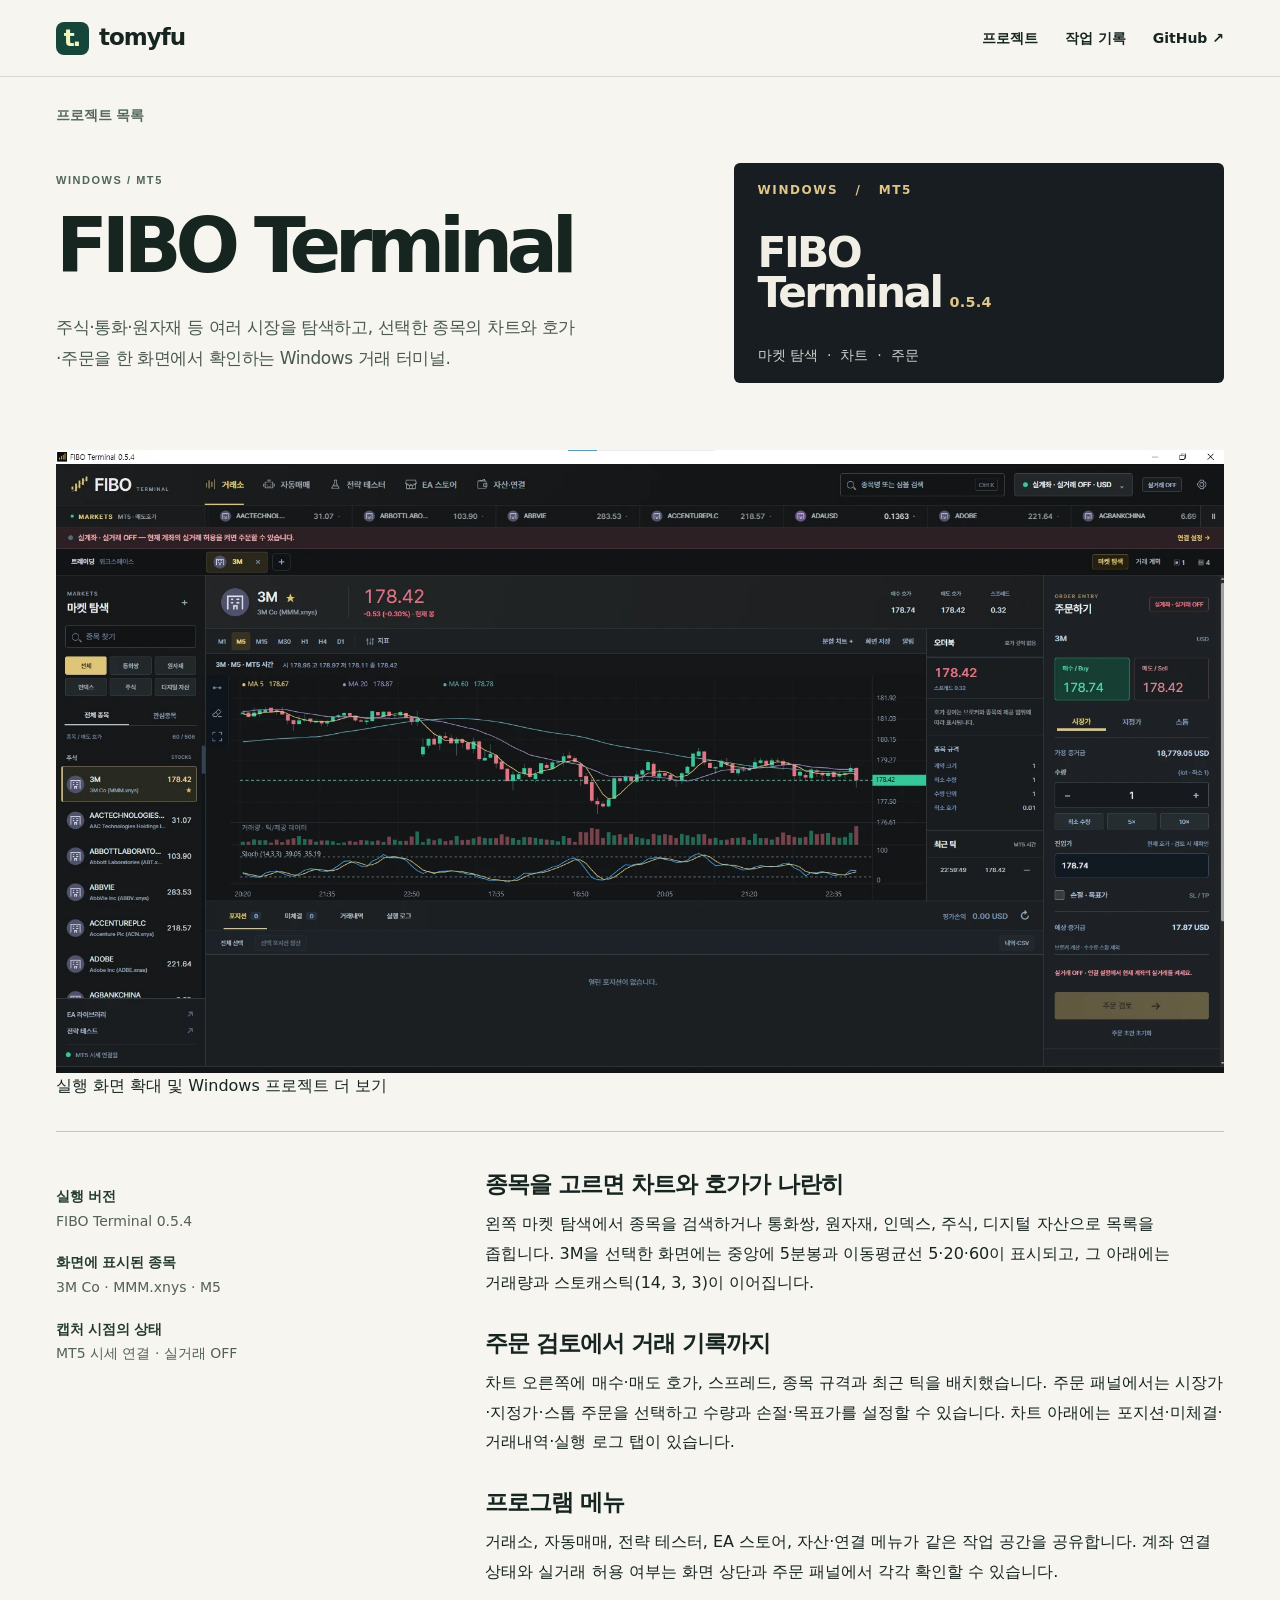
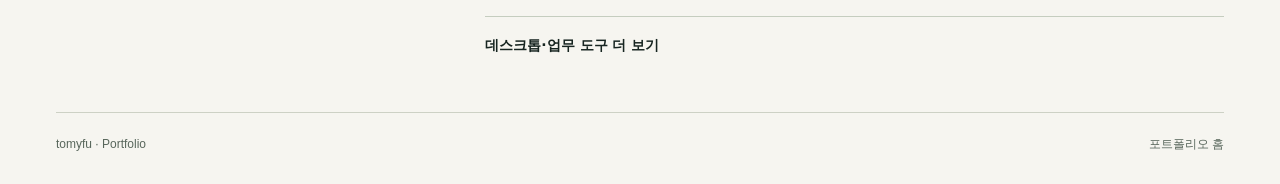
<file: demos/aifx.html>
<!doctype html><html lang="ko"><head><meta charset="utf-8"><meta name="viewport" content="width=device-width,initial-scale=1"><meta name="robots" content="noindex"><meta http-equiv="refresh" content="0; url=fibo-terminal.html"><title>FIBO 터미널로 이동</title><link rel="canonical" href="fibo-terminal.html"></head><body><p><a href="fibo-terminal.html">FIBO 터미널 열기</a></p></body></html>
</file>
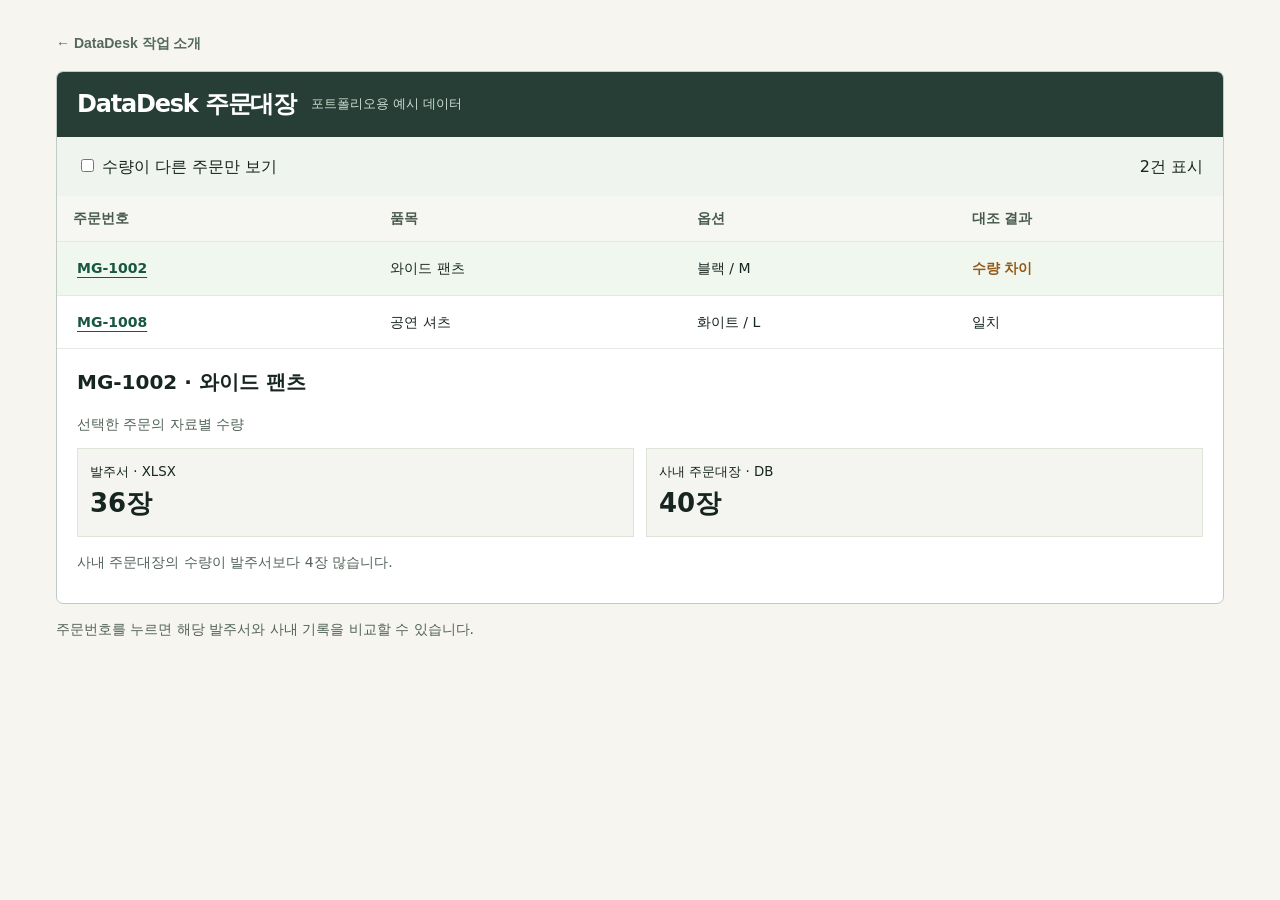
<file: demos/datadesk.html>
<!doctype html><html lang="ko"><head><meta charset="utf-8"><meta name="viewport" content="width=device-width,initial-scale=1"><title>DataDesk · 주문 수량 대조 데모</title><link rel="icon" href="../assets/mark.svg"><link rel="stylesheet" href="../assets/site.css"><style>
main{padding:30px 0}.desk{background:white;border:1px solid #bfcbc5;border-radius:7px;overflow:hidden}.desk h1{margin:0;font-size:24px;letter-spacing:-.05em}.desk-head{background:#263e36;color:#fff;padding:13px 20px;display:flex;align-items:center;gap:15px}.desk-head small{color:#cddccf}.controls,.detail{padding:17px 20px}.controls{display:flex;justify-content:space-between;gap:12px;flex-wrap:wrap;background:#f0f4ef}.controls label{cursor:pointer}.scroll{overflow:auto}table{border-collapse:collapse;width:100%;white-space:nowrap;text-align:left}th,td{font-size:14px;padding:11px 16px;border-bottom:1px solid #e5e9e3}th{color:#485a4e;background:#f6f7f3}.order{border:0;background:none;font-weight:700;color:#185741;text-decoration:underline;text-underline-offset:4px;padding:4px}tr.selected{background:#f0f7ee}.mismatch{color:#935818;font-weight:700}.detail h2{font-size:20px;margin-bottom:3px}.detail p{margin-bottom:12px}.values{display:grid;grid-template-columns:1fr 1fr;gap:12px}.values>div{padding:12px;background:#f4f5f0;border:1px solid #dde4d8}.values small,.values strong{display:block}.values strong{font-size:26px}.hint{font-size:14px;color:#526358;margin:14px 0}.back{display:inline-block;margin-bottom:16px}@media(max-width:540px){.controls,.detail,.desk-head{padding:13px}.desk-head{flex-wrap:wrap;gap:4px 12px}th,td{padding:8px}.values{gap:7px}}
</style></head><body><main id="main" class="wrap"><a class="back" href="../projects/datadesk.html">← DataDesk 작업 소개</a><div class="desk"><header class="desk-head"><h1>DataDesk 주문대장</h1><small>포트폴리오용 예시 데이터</small></header><div class="controls"><label><input type="checkbox" id="only"> 수량이 다른 주문만 보기</label><span id="count" role="status"></span></div><div class="scroll"><table><thead><tr><th scope="col">주문번호</th><th scope="col">품목</th><th scope="col">옵션</th><th scope="col">대조 결과</th></tr></thead><tbody id="orders"></tbody></table></div><section class="detail" aria-live="polite"><h2 id="detail-title"></h2><p class="hint">선택한 주문의 자료별 수량</p><div class="values"><div><small>발주서 · XLSX</small><strong id="sheet"></strong></div><div><small>사내 주문대장 · DB</small><strong id="db"></strong></div></div><p id="delta" class="hint"></p></section></div><p class="hint">주문번호를 누르면 해당 발주서와 사내 기록을 비교할 수 있습니다.</p></main><script>
const orders = [
  { id: 'MG-1002', item: '와이드 팬츠', option: '블랙 / M', sheet: 36, db: 40 },
  { id: 'MG-1008', item: '공연 셔츠', option: '화이트 / L', sheet: 24, db: 24 }
];
let current = orders[0].id;
const byId = id => document.getElementById(id);
function render() {
  const visible = orders.filter(order => !byId('only').checked || order.sheet !== order.db);
  if (!visible.some(order => order.id === current)) current = visible[0].id;
  const active = visible.find(order => order.id === current);
  const rows = visible.map(order => {
    const row = document.createElement('tr');
    row.classList.toggle('selected', order.id === current);
    const select = document.createElement('button');
    select.className = 'order'; select.type = 'button'; select.textContent = order.id;
    select.setAttribute('aria-pressed', String(order.id === current));
    select.addEventListener('click', () => { current = order.id; render(); byId(order.id).focus(); });
    select.id = order.id; row.insertCell().append(select);
    row.insertCell().textContent = order.item; row.insertCell().textContent = order.option;
    const status = row.insertCell(); status.textContent = order.sheet === order.db ? '일치' : '수량 차이';
    if (order.sheet !== order.db) status.className = 'mismatch';
    return row;
  });
  byId('orders').replaceChildren(...rows); byId('count').textContent = visible.length + '건 표시';
  byId('detail-title').textContent = active.id + ' · ' + active.item;
  byId('sheet').textContent = active.sheet + '장'; byId('db').textContent = active.db + '장';
  const delta = active.db - active.sheet;
  byId('delta').textContent = delta ? '사내 주문대장의 수량이 발주서보다 ' + Math.abs(delta) + (delta > 0 ? '장 많습니다.' : '장 적습니다.') : '두 자료의 수량이 일치합니다.';
}
byId('only').addEventListener('change', render); render();
</script></body></html>
</file>
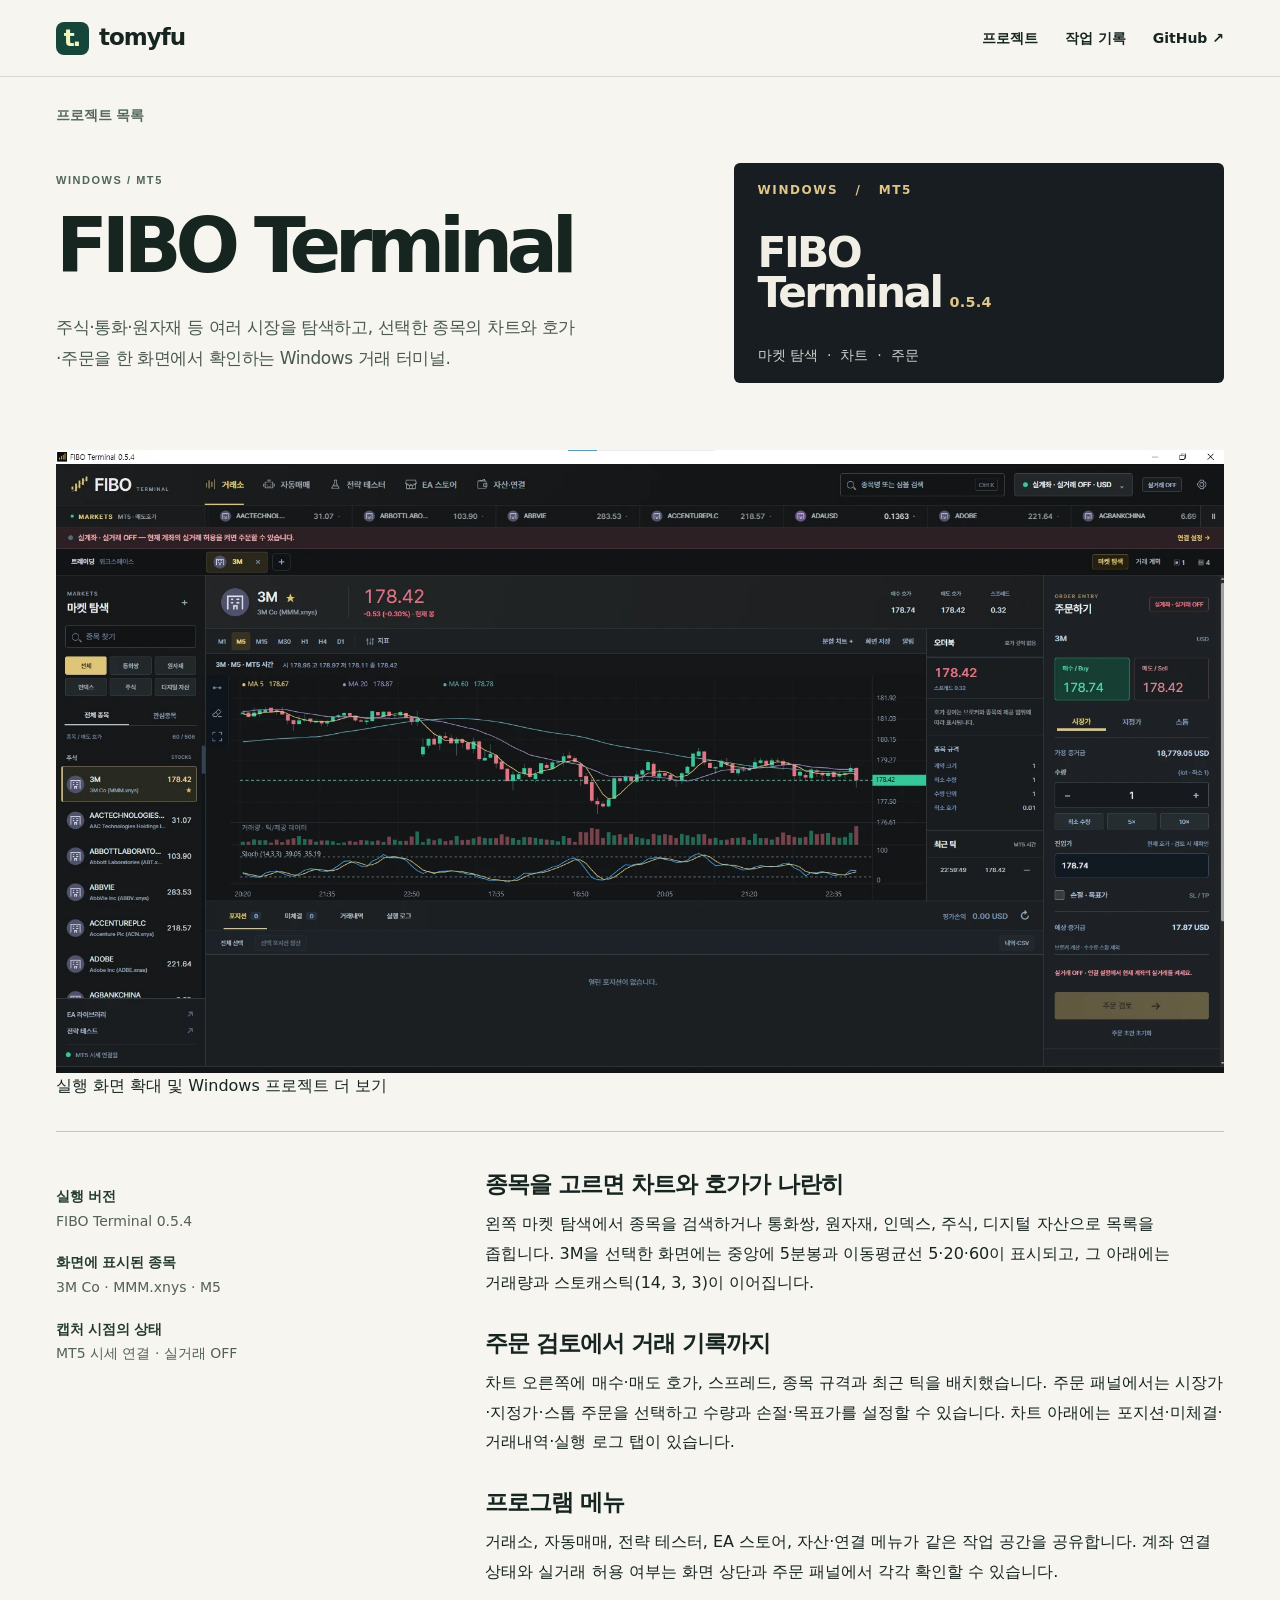
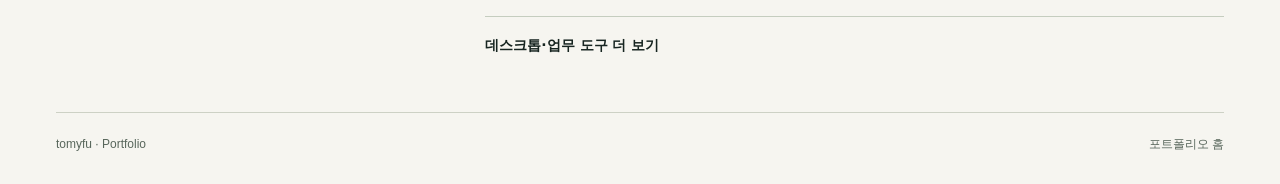
<file: demos/fibo-terminal.html>
<!doctype html><html lang="ko"><head><meta charset="utf-8"><meta name="robots" content="noindex"><meta http-equiv="refresh" content="0; url=../projects/fibo-terminal.html"><title>FIBO Terminal 0.5.4</title><link rel="canonical" href="../projects/fibo-terminal.html"></head><body><a href="../projects/fibo-terminal.html">FIBO Terminal 0.5.4 프로젝트 열기</a></body></html>
</file>
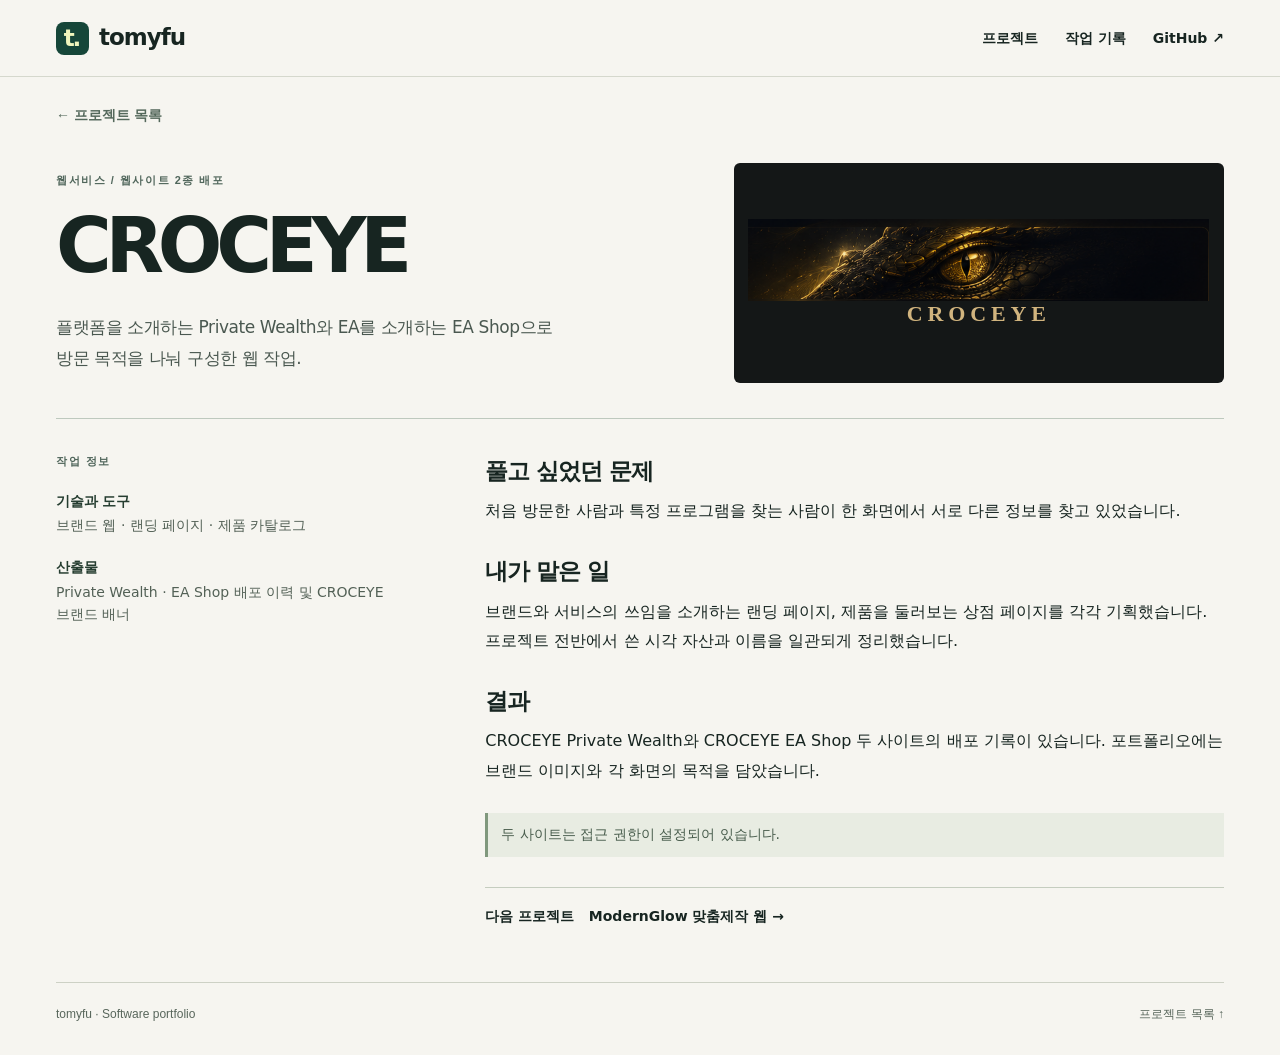
<file: projects/croceye.html>
<!doctype html><html lang="ko"><head><meta charset="utf-8"><meta name="viewport" content="width=device-width, initial-scale=1"><meta name="theme-color" content="#f6f5f0"><meta name="description" content="Windows 앱, 업무 자동화와 웹서비스를 기획하고 구현한 tomyfu의 프로젝트 포트폴리오"><title>CROCEYE · tomyfu</title><link rel="icon" href="../assets/mark.svg" type="image/svg+xml"><link rel="stylesheet" href="../assets/site.css"></head><body><a class="skip" href="#main">본문으로</a><header class="top"><div class="wrap bar"><a class="brand" href="../index.html" aria-label="tomyfu 포트폴리오 첫 화면"><span class="symbol" aria-hidden="true">t.</span>tomyfu</a><nav aria-label="주 메뉴"><a href="../index.html#projects">프로젝트</a><a href="../index.html#archive">작업 기록</a><a href="https://github.com/tomyfu/portfolio">GitHub ↗</a></nav></div></header><main id="main" class="wrap case"><a class="back" href="../index.html#projects">← 프로젝트 목록</a><div class="casehead"><div><p class="eyebrow">웹서비스 / 웹사이트 2종 배포</p><h1>CROCEYE</h1><p class="intro">플랫폼을 소개하는 Private Wealth와 EA를 소개하는 EA Shop으로 방문 목적을 나눠 구성한 웹 작업.</p></div><div class="art"><div class="graphic croc"><img src="../assets/croceye.png" alt="CROCEYE 브랜드의 눈 이미지"><span>CROCEYE</span></div></div></div><div class="case-body"><aside><p class="eyebrow">작업 정보</p><p class="label">기술과 도구</p><p>브랜드 웹 · 랜딩 페이지 · 제품 카탈로그</p><p class="label">산출물</p><p>Private Wealth · EA Shop 배포 이력 및 CROCEYE 브랜드 배너</p></aside><div class="narrative"><h2>풀고 싶었던 문제</h2><p>처음 방문한 사람과 특정 프로그램을 찾는 사람이 한 화면에서 서로 다른 정보를 찾고 있었습니다.</p><h2>내가 맡은 일</h2><p>브랜드와 서비스의 쓰임을 소개하는 랜딩 페이지, 제품을 둘러보는 상점 페이지를 각각 기획했습니다. 프로젝트 전반에서 쓴 시각 자산과 이름을 일관되게 정리했습니다.</p><h2>결과</h2><p>CROCEYE Private Wealth와 CROCEYE EA Shop 두 사이트의 배포 기록이 있습니다. 포트폴리오에는 브랜드 이미지와 각 화면의 목적을 담았습니다.</p><p class="scope">두 사이트는 접근 권한이 설정되어 있습니다.</p><a class="next" href="modernglow.html">다음 프로젝트 &nbsp; ModernGlow 맞춤제작 웹 →</a></div></div></main><footer class="wrap foot"><span>tomyfu · Software portfolio</span><a href="../index.html#projects">프로젝트 목록 ↑</a></footer></body></html>
</file>
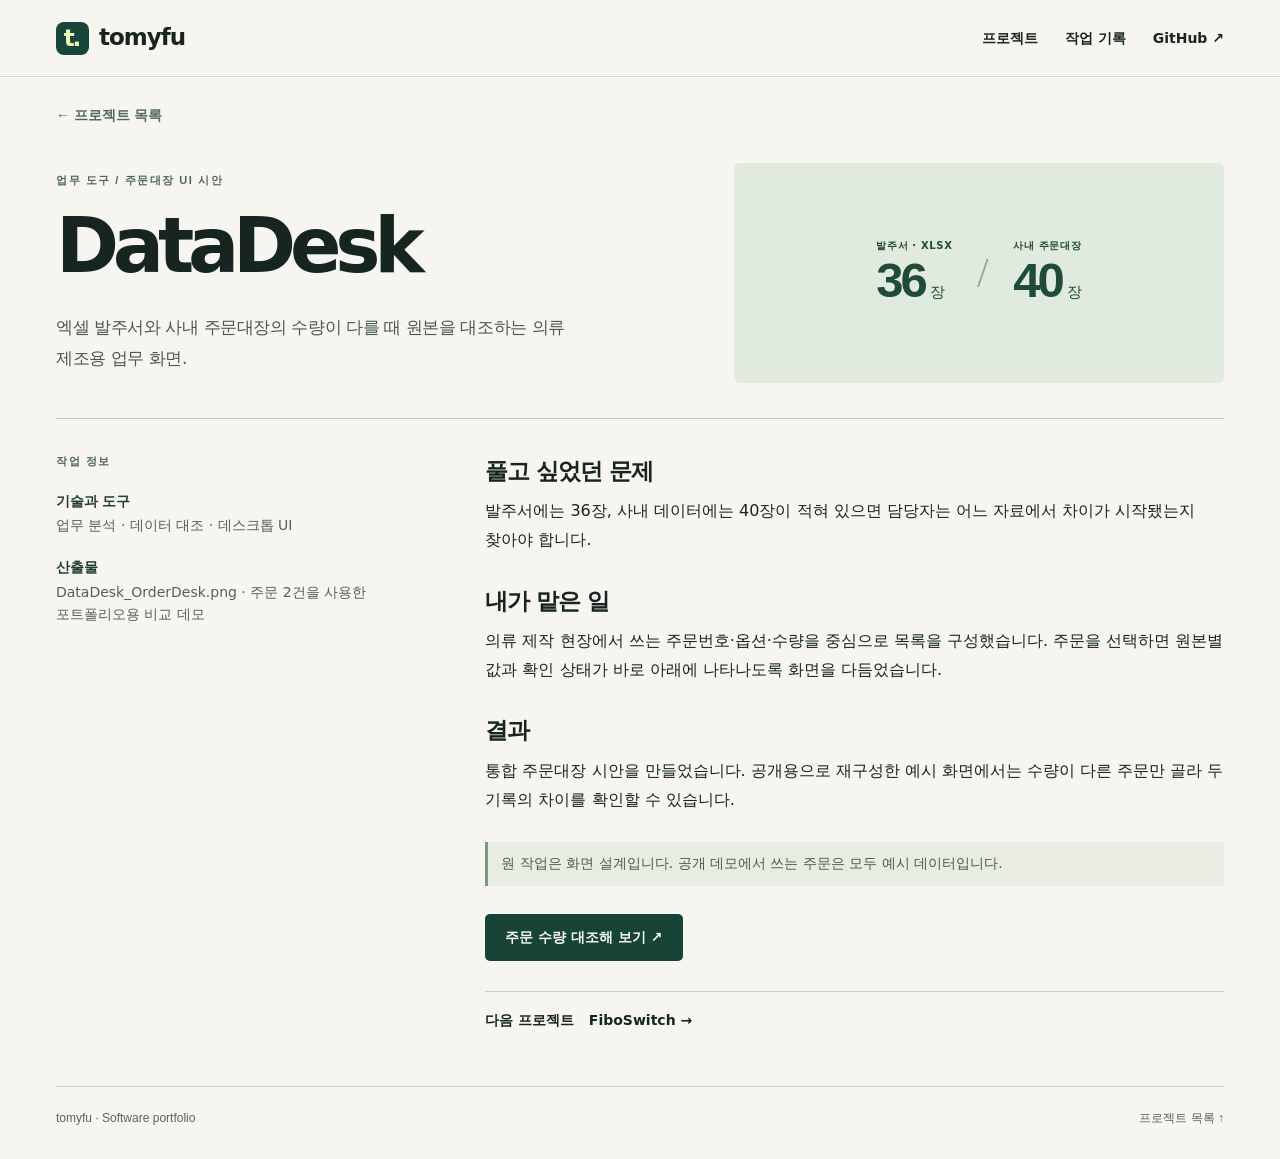
<file: projects/datadesk.html>
<!doctype html><html lang="ko"><head><meta charset="utf-8"><meta name="viewport" content="width=device-width, initial-scale=1"><meta name="theme-color" content="#f6f5f0"><meta name="description" content="Windows 앱, 업무 자동화와 웹서비스를 기획하고 구현한 tomyfu의 프로젝트 포트폴리오"><title>DataDesk · tomyfu</title><link rel="icon" href="../assets/mark.svg" type="image/svg+xml"><link rel="stylesheet" href="../assets/site.css"></head><body><a class="skip" href="#main">본문으로</a><header class="top"><div class="wrap bar"><a class="brand" href="../index.html" aria-label="tomyfu 포트폴리오 첫 화면"><span class="symbol" aria-hidden="true">t.</span>tomyfu</a><nav aria-label="주 메뉴"><a href="../index.html#projects">프로젝트</a><a href="../index.html#archive">작업 기록</a><a href="https://github.com/tomyfu/portfolio">GitHub ↗</a></nav></div></header><main id="main" class="wrap case"><a class="back" href="../index.html#projects">← 프로젝트 목록</a><div class="casehead"><div><p class="eyebrow">업무 도구 / 주문대장 UI 시안</p><h1>DataDesk</h1><p class="intro">엑셀 발주서와 사내 주문대장의 수량이 다를 때 원본을 대조하는 의류 제조용 업무 화면.</p></div><div class="art"><div class="graphic quantities" aria-label="예시 주문의 발주 수량 36장과 사내 수량 40장"><div><small>발주서 · XLSX</small><strong>36<em>장</em></strong></div><span class="versus">/</span><div><small>사내 주문대장</small><strong>40<em>장</em></strong></div></div></div></div><div class="case-body"><aside><p class="eyebrow">작업 정보</p><p class="label">기술과 도구</p><p>업무 분석 · 데이터 대조 · 데스크톱 UI</p><p class="label">산출물</p><p>DataDesk_OrderDesk.png · 주문 2건을 사용한 포트폴리오용 비교 데모</p></aside><div class="narrative"><h2>풀고 싶었던 문제</h2><p>발주서에는 36장, 사내 데이터에는 40장이 적혀 있으면 담당자는 어느 자료에서 차이가 시작됐는지 찾아야 합니다.</p><h2>내가 맡은 일</h2><p>의류 제작 현장에서 쓰는 주문번호·옵션·수량을 중심으로 목록을 구성했습니다. 주문을 선택하면 원본별 값과 확인 상태가 바로 아래에 나타나도록 화면을 다듬었습니다.</p><h2>결과</h2><p>통합 주문대장 시안을 만들었습니다. 공개용으로 재구성한 예시 화면에서는 수량이 다른 주문만 골라 두 기록의 차이를 확인할 수 있습니다.</p><p class="scope">원 작업은 화면 설계입니다. 공개 데모에서 쓰는 주문은 모두 예시 데이터입니다.</p><div class="actions"><a class="button" href="../demos/datadesk.html">주문 수량 대조해 보기 ↗</a></div><a class="next" href="fibo.html">다음 프로젝트 &nbsp; FiboSwitch →</a></div></div></main><footer class="wrap foot"><span>tomyfu · Software portfolio</span><a href="../index.html#projects">프로젝트 목록 ↑</a></footer></body></html>
</file>
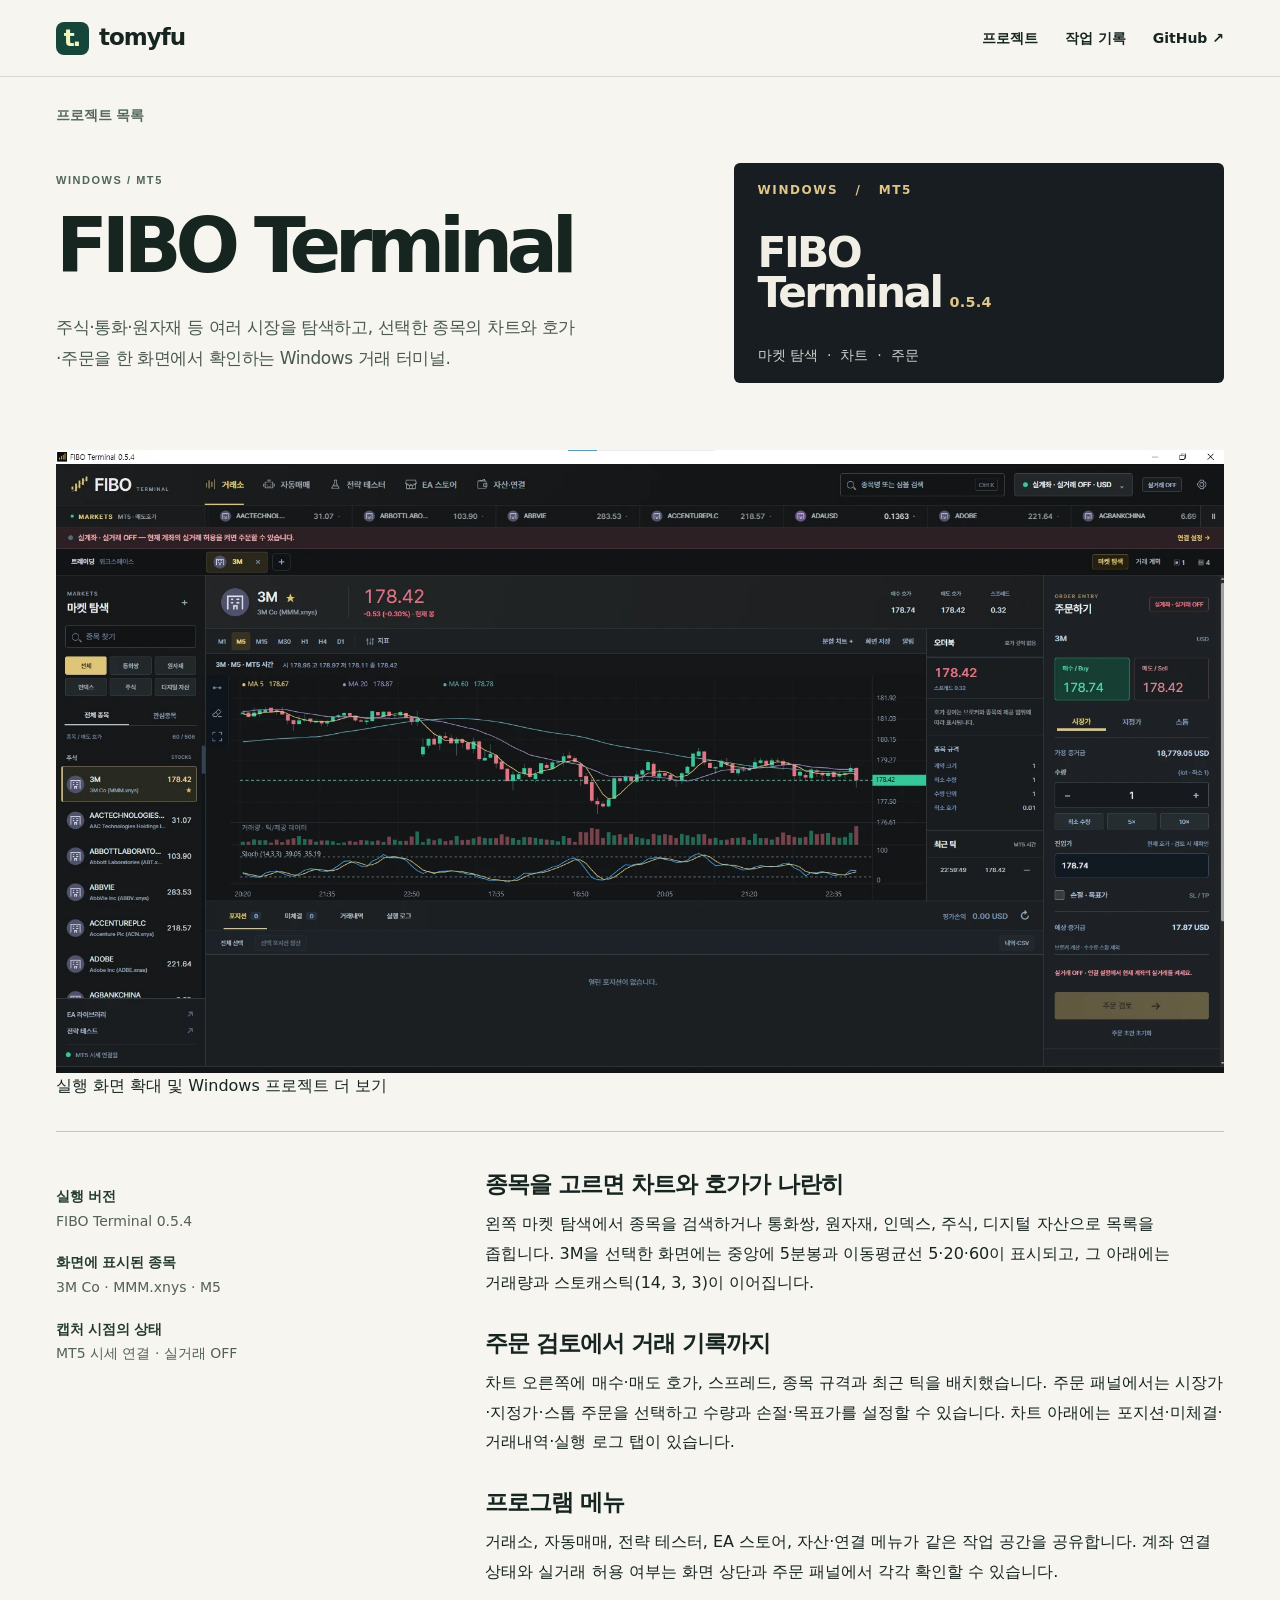
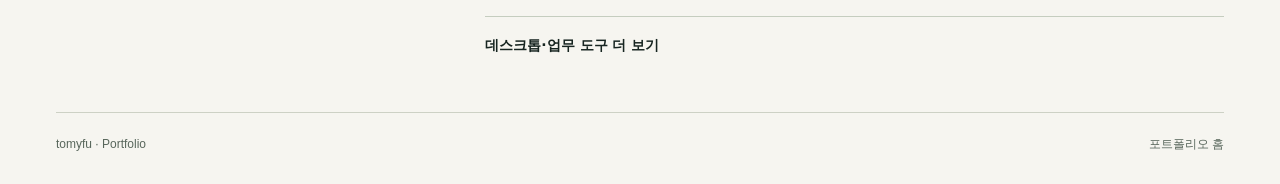
<file: projects/fibo-terminal.html>
<!doctype html><html lang="ko"><head><meta charset="utf-8"><meta name="viewport" content="width=device-width, initial-scale=1"><meta name="theme-color" content="#f6f5f0"><meta name="description" content="주식·통화·원자재 등 여러 시장을 탐색하고, 선택한 종목의 차트와 호가·주문을 한 화면에서 확인하는 Windows 거래 터미널."><title>FIBO Terminal 0.5.4 · tomyfu</title><link rel="icon" href="../assets/mark.svg" type="image/svg+xml"><link rel="stylesheet" href="../assets/site.css"></head><body><a class="skip" href="#main">본문으로</a><header class="top"><div class="wrap bar"><a class="brand" href="../index.html" aria-label="tomyfu 포트폴리오 첫 화면"><span class="symbol" aria-hidden="true">t.</span>tomyfu</a><nav aria-label="주 메뉴"><a href="../index.html#projects">프로젝트</a><a href="../index.html#archive">작업 기록</a><a href="https://github.com/tomyfu/portfolio">GitHub ↗</a></nav></div></header><main id="main" class="wrap case"><a class="back" href="../index.html#projects">프로젝트 목록</a><div class="casehead"><div><p class="eyebrow">WINDOWS / MT5</p><h1>FIBO Terminal</h1><p class="intro">주식·통화·원자재 등 여러 시장을 탐색하고, 선택한 종목의 차트와 호가·주문을 한 화면에서 확인하는 Windows 거래 터미널.</p></div><div class="art"><div class="terminal-type"><small>WINDOWS &nbsp; / &nbsp; MT5</small><strong>FIBO<br>Terminal<span>0.5.4</span></strong><span>마켓 탐색 &nbsp;·&nbsp; 차트 &nbsp;·&nbsp; 주문</span></div></div></div><figure style="margin:2rem 0"><a href="../windows.html#fibo"><img src="../assets/windows/terminal.webp" alt="FIBO Terminal 0.5.4에서 3M의 5분봉과 주문 패널을 함께 확인하는 실행 화면" width="1917" height="1023" style="width:100%;height:auto"></a><figcaption><a href="../windows.html#fibo">실행 화면 확대 및 Windows 프로젝트 더 보기</a></figcaption></figure><div class="case-body"><aside><p class="label">실행 버전</p><p>FIBO Terminal 0.5.4</p><p class="label">화면에 표시된 종목</p><p>3M Co · MMM.xnys · M5</p><p class="label">캡처 시점의 상태</p><p>MT5 시세 연결 · 실거래 OFF</p></aside><div class="narrative"><h2>종목을 고르면 차트와 호가가 나란히</h2><p>왼쪽 마켓 탐색에서 종목을 검색하거나 통화쌍, 원자재, 인덱스, 주식, 디지털 자산으로 목록을 좁힙니다. 3M을 선택한 화면에는 중앙에 5분봉과 이동평균선 5·20·60이 표시되고, 그 아래에는 거래량과 스토캐스틱(14, 3, 3)이 이어집니다.</p><h2>주문 검토에서 거래 기록까지</h2><p>차트 오른쪽에 매수·매도 호가, 스프레드, 종목 규격과 최근 틱을 배치했습니다. 주문 패널에서는 시장가·지정가·스톱 주문을 선택하고 수량과 손절·목표가를 설정할 수 있습니다. 차트 아래에는 포지션·미체결·거래내역·실행 로그 탭이 있습니다.</p><h2>프로그램 메뉴</h2><p>거래소, 자동매매, 전략 테스터, EA 스토어, 자산·연결 메뉴가 같은 작업 공간을 공유합니다. 계좌 연결 상태와 실거래 허용 여부는 화면 상단과 주문 패널에서 각각 확인할 수 있습니다.</p><a class="next" href="../work.html#software">데스크톱·업무 도구 더 보기</a></div></div></main><footer class="wrap foot"><span>tomyfu · Portfolio</span><a href="../index.html">포트폴리오 홈</a></footer></body></html>
</file>
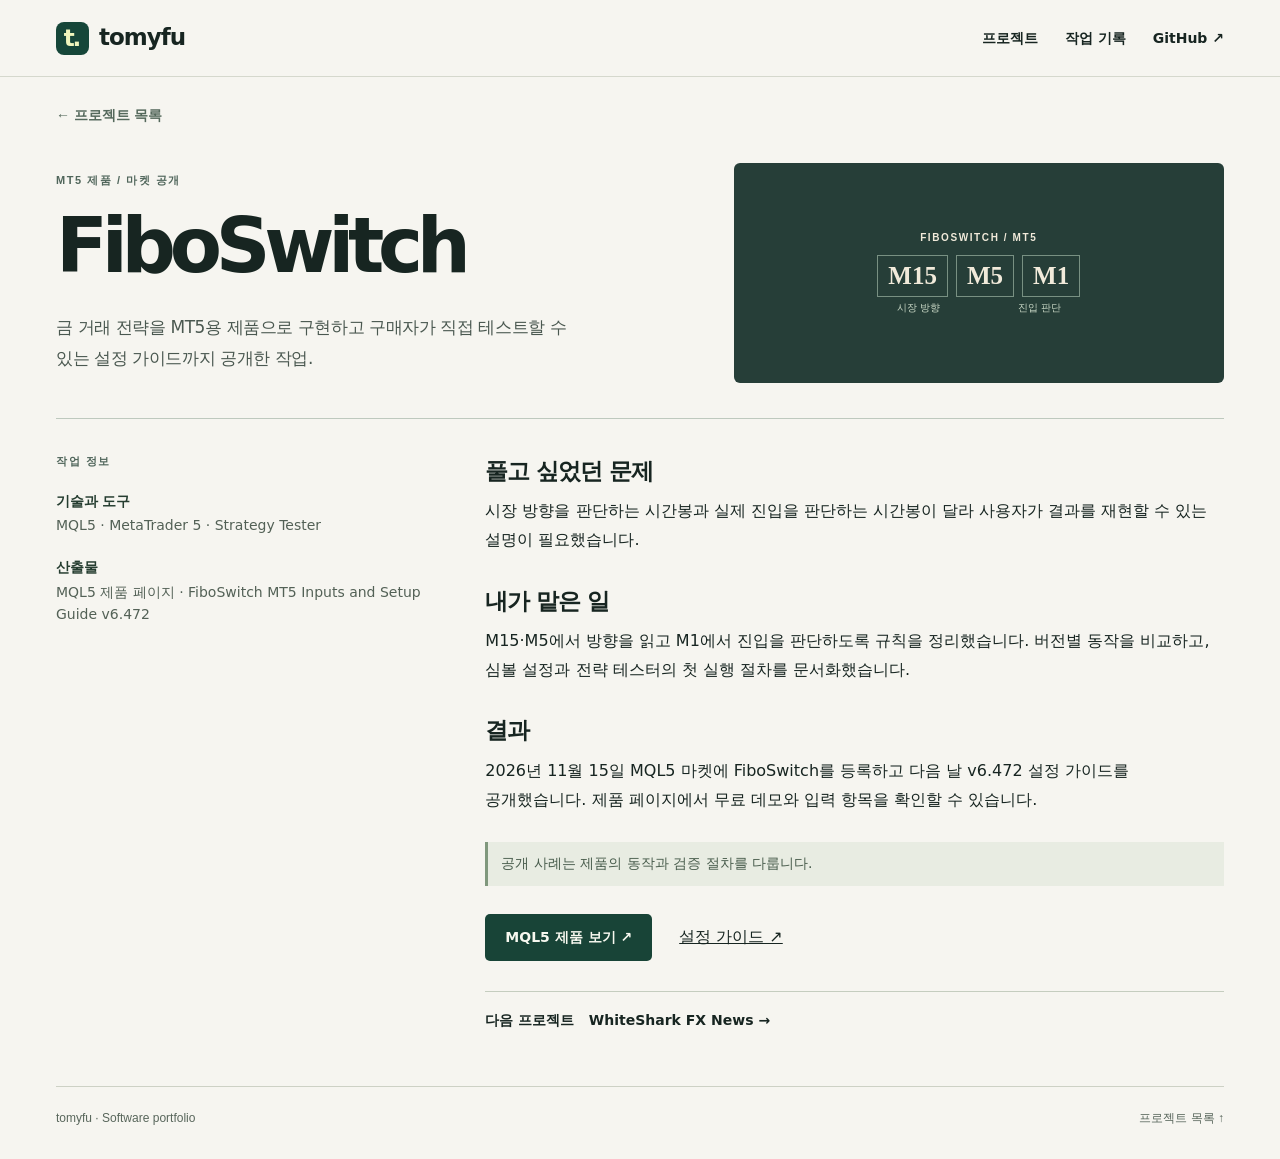
<file: projects/fibo.html>
<!doctype html><html lang="ko"><head><meta charset="utf-8"><meta name="viewport" content="width=device-width, initial-scale=1"><meta name="theme-color" content="#f6f5f0"><meta name="description" content="Windows 앱, 업무 자동화와 웹서비스를 기획하고 구현한 tomyfu의 프로젝트 포트폴리오"><title>FiboSwitch · tomyfu</title><link rel="icon" href="../assets/mark.svg" type="image/svg+xml"><link rel="stylesheet" href="../assets/site.css"></head><body><a class="skip" href="#main">본문으로</a><header class="top"><div class="wrap bar"><a class="brand" href="../index.html" aria-label="tomyfu 포트폴리오 첫 화면"><span class="symbol" aria-hidden="true">t.</span>tomyfu</a><nav aria-label="주 메뉴"><a href="../index.html#projects">프로젝트</a><a href="../index.html#archive">작업 기록</a><a href="https://github.com/tomyfu/portfolio">GitHub ↗</a></nav></div></header><main id="main" class="wrap case"><a class="back" href="../index.html#projects">← 프로젝트 목록</a><div class="casehead"><div><p class="eyebrow">MT5 제품 / 마켓 공개</p><h1>FiboSwitch</h1><p class="intro">금 거래 전략을 MT5용 제품으로 구현하고 구매자가 직접 테스트할 수 있는 설정 가이드까지 공개한 작업.</p></div><div class="art"><div class="graphic timeframes"><small>FIBOSWITCH / MT5</small><div><b>M15</b><b>M5</b><b>M1</b></div><span>시장 방향<span>진입 판단</span></span></div></div></div><div class="case-body"><aside><p class="eyebrow">작업 정보</p><p class="label">기술과 도구</p><p>MQL5 · MetaTrader 5 · Strategy Tester</p><p class="label">산출물</p><p>MQL5 제품 페이지 · FiboSwitch MT5 Inputs and Setup Guide v6.472</p></aside><div class="narrative"><h2>풀고 싶었던 문제</h2><p>시장 방향을 판단하는 시간봉과 실제 진입을 판단하는 시간봉이 달라 사용자가 결과를 재현할 수 있는 설명이 필요했습니다.</p><h2>내가 맡은 일</h2><p>M15·M5에서 방향을 읽고 M1에서 진입을 판단하도록 규칙을 정리했습니다. 버전별 동작을 비교하고, 심볼 설정과 전략 테스터의 첫 실행 절차를 문서화했습니다.</p><h2>결과</h2><p>2026년 11월 15일 MQL5 마켓에 FiboSwitch를 등록하고 다음 날 v6.472 설정 가이드를 공개했습니다. 제품 페이지에서 무료 데모와 입력 항목을 확인할 수 있습니다.</p><p class="scope">공개 사례는 제품의 동작과 검증 절차를 다룹니다.</p><div class="actions"><a class="button" href="https://www.mql5.com/ko/market/product/208585">MQL5 제품 보기 ↗</a><a href="https://www.mql5.com/en/blogs/post/780817">설정 가이드 ↗</a></div><a class="next" href="news.html">다음 프로젝트 &nbsp; WhiteShark FX News →</a></div></div></main><footer class="wrap foot"><span>tomyfu · Software portfolio</span><a href="../index.html#projects">프로젝트 목록 ↑</a></footer></body></html>
</file>
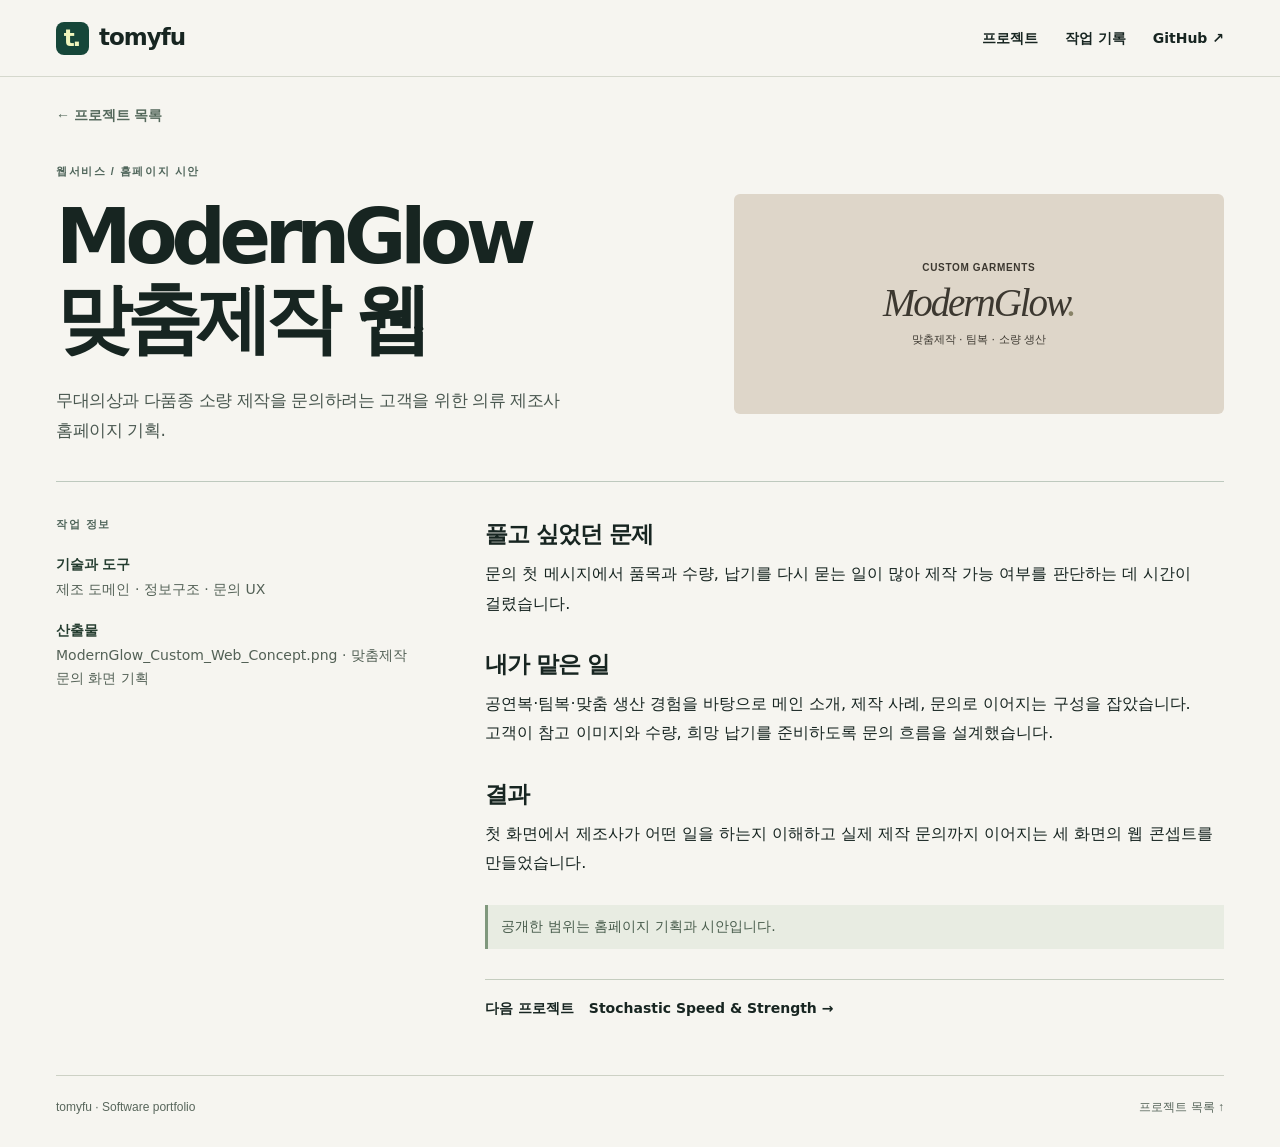
<file: projects/modernglow.html>
<!doctype html><html lang="ko"><head><meta charset="utf-8"><meta name="viewport" content="width=device-width, initial-scale=1"><meta name="theme-color" content="#f6f5f0"><meta name="description" content="Windows 앱, 업무 자동화와 웹서비스를 기획하고 구현한 tomyfu의 프로젝트 포트폴리오"><title>ModernGlow 맞춤제작 웹 · tomyfu</title><link rel="icon" href="../assets/mark.svg" type="image/svg+xml"><link rel="stylesheet" href="../assets/site.css"></head><body><a class="skip" href="#main">본문으로</a><header class="top"><div class="wrap bar"><a class="brand" href="../index.html" aria-label="tomyfu 포트폴리오 첫 화면"><span class="symbol" aria-hidden="true">t.</span>tomyfu</a><nav aria-label="주 메뉴"><a href="../index.html#projects">프로젝트</a><a href="../index.html#archive">작업 기록</a><a href="https://github.com/tomyfu/portfolio">GitHub ↗</a></nav></div></header><main id="main" class="wrap case"><a class="back" href="../index.html#projects">← 프로젝트 목록</a><div class="casehead"><div><p class="eyebrow">웹서비스 / 홈페이지 시안</p><h1>ModernGlow 맞춤제작 웹</h1><p class="intro">무대의상과 다품종 소량 제작을 문의하려는 고객을 위한 의류 제조사 홈페이지 기획.</p></div><div class="art"><div class="graphic cloth"><small>CUSTOM GARMENTS</small><strong>ModernGlow<span>.</span></strong><span>맞춤제작 · 팀복 · 소량 생산</span></div></div></div><div class="case-body"><aside><p class="eyebrow">작업 정보</p><p class="label">기술과 도구</p><p>제조 도메인 · 정보구조 · 문의 UX</p><p class="label">산출물</p><p>ModernGlow_Custom_Web_Concept.png · 맞춤제작 문의 화면 기획</p></aside><div class="narrative"><h2>풀고 싶었던 문제</h2><p>문의 첫 메시지에서 품목과 수량, 납기를 다시 묻는 일이 많아 제작 가능 여부를 판단하는 데 시간이 걸렸습니다.</p><h2>내가 맡은 일</h2><p>공연복·팀복·맞춤 생산 경험을 바탕으로 메인 소개, 제작 사례, 문의로 이어지는 구성을 잡았습니다. 고객이 참고 이미지와 수량, 희망 납기를 준비하도록 문의 흐름을 설계했습니다.</p><h2>결과</h2><p>첫 화면에서 제조사가 어떤 일을 하는지 이해하고 실제 제작 문의까지 이어지는 세 화면의 웹 콘셉트를 만들었습니다.</p><p class="scope">공개한 범위는 홈페이지 기획과 시안입니다.</p><a class="next" href="stochastic.html">다음 프로젝트 &nbsp; Stochastic Speed &amp; Strength →</a></div></div></main><footer class="wrap foot"><span>tomyfu · Software portfolio</span><a href="../index.html#projects">프로젝트 목록 ↑</a></footer></body></html>
</file>
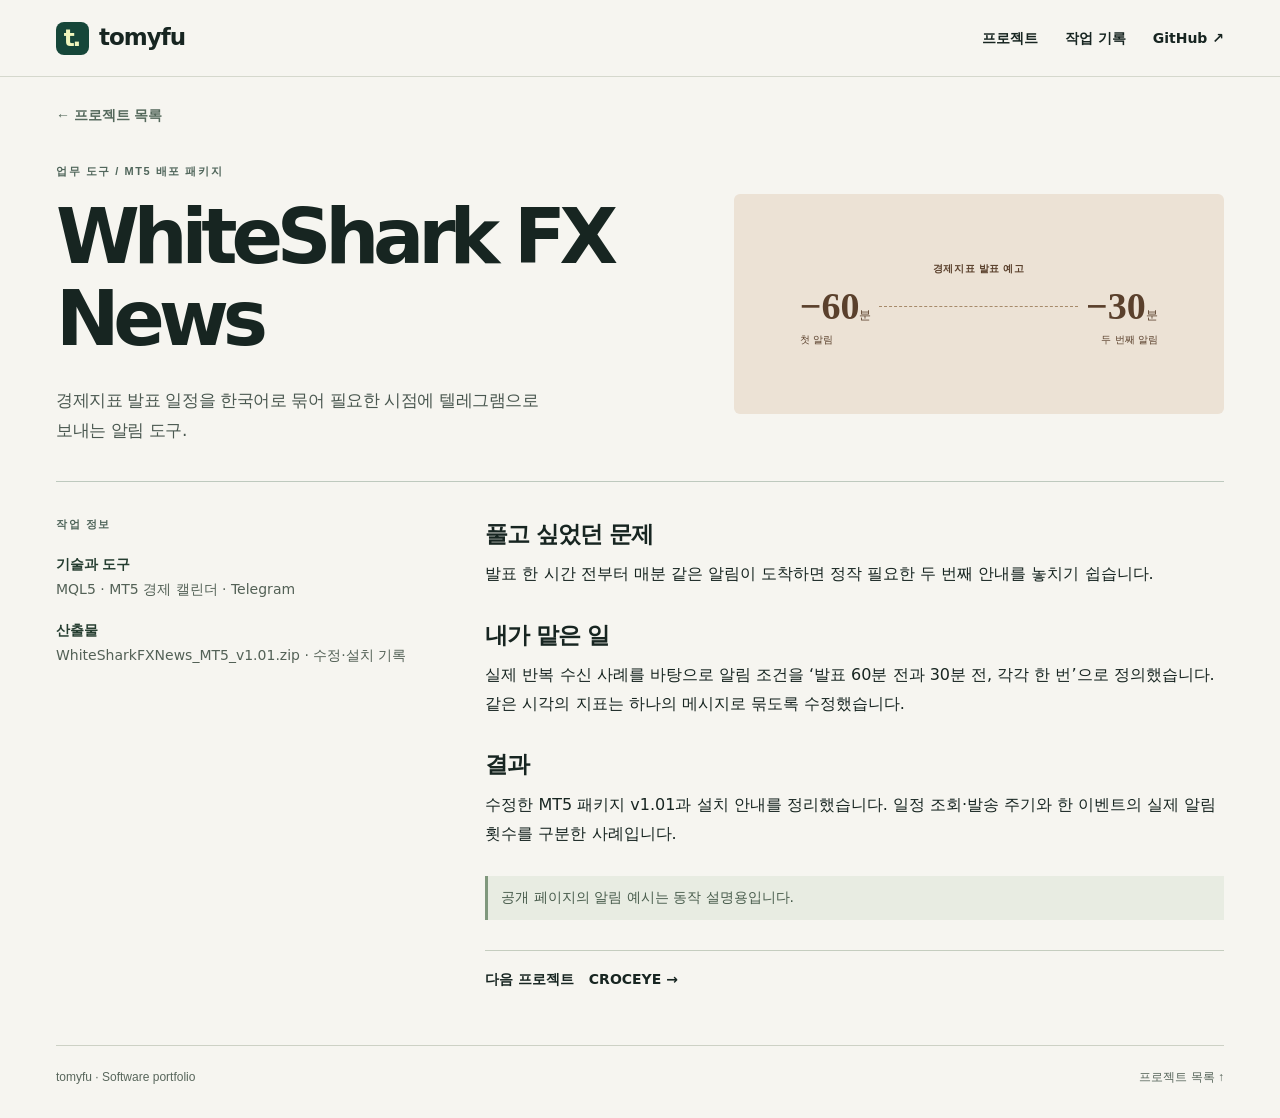
<file: projects/news.html>
<!doctype html><html lang="ko"><head><meta charset="utf-8"><meta name="viewport" content="width=device-width, initial-scale=1"><meta name="theme-color" content="#f6f5f0"><meta name="description" content="Windows 앱, 업무 자동화와 웹서비스를 기획하고 구현한 tomyfu의 프로젝트 포트폴리오"><title>WhiteShark FX News · tomyfu</title><link rel="icon" href="../assets/mark.svg" type="image/svg+xml"><link rel="stylesheet" href="../assets/site.css"></head><body><a class="skip" href="#main">본문으로</a><header class="top"><div class="wrap bar"><a class="brand" href="../index.html" aria-label="tomyfu 포트폴리오 첫 화면"><span class="symbol" aria-hidden="true">t.</span>tomyfu</a><nav aria-label="주 메뉴"><a href="../index.html#projects">프로젝트</a><a href="../index.html#archive">작업 기록</a><a href="https://github.com/tomyfu/portfolio">GitHub ↗</a></nav></div></header><main id="main" class="wrap case"><a class="back" href="../index.html#projects">← 프로젝트 목록</a><div class="casehead"><div><p class="eyebrow">업무 도구 / MT5 배포 패키지</p><h1>WhiteShark FX News</h1><p class="intro">경제지표 발표 일정을 한국어로 묶어 필요한 시점에 텔레그램으로 보내는 알림 도구.</p></div><div class="art"><div class="graphic clock"><small>경제지표 발표 예고</small><div><strong>−60<span>분</span></strong><i></i><strong>−30<span>분</span></strong></div><span>첫 알림<i></i>두 번째 알림</span></div></div></div><div class="case-body"><aside><p class="eyebrow">작업 정보</p><p class="label">기술과 도구</p><p>MQL5 · MT5 경제 캘린더 · Telegram</p><p class="label">산출물</p><p>WhiteSharkFXNews_MT5_v1.01.zip · 수정·설치 기록</p></aside><div class="narrative"><h2>풀고 싶었던 문제</h2><p>발표 한 시간 전부터 매분 같은 알림이 도착하면 정작 필요한 두 번째 안내를 놓치기 쉽습니다.</p><h2>내가 맡은 일</h2><p>실제 반복 수신 사례를 바탕으로 알림 조건을 ‘발표 60분 전과 30분 전, 각각 한 번’으로 정의했습니다. 같은 시각의 지표는 하나의 메시지로 묶도록 수정했습니다.</p><h2>결과</h2><p>수정한 MT5 패키지 v1.01과 설치 안내를 정리했습니다. 일정 조회·발송 주기와 한 이벤트의 실제 알림 횟수를 구분한 사례입니다.</p><p class="scope">공개 페이지의 알림 예시는 동작 설명용입니다.</p><a class="next" href="croceye.html">다음 프로젝트 &nbsp; CROCEYE →</a></div></div></main><footer class="wrap foot"><span>tomyfu · Software portfolio</span><a href="../index.html#projects">프로젝트 목록 ↑</a></footer></body></html>
</file>
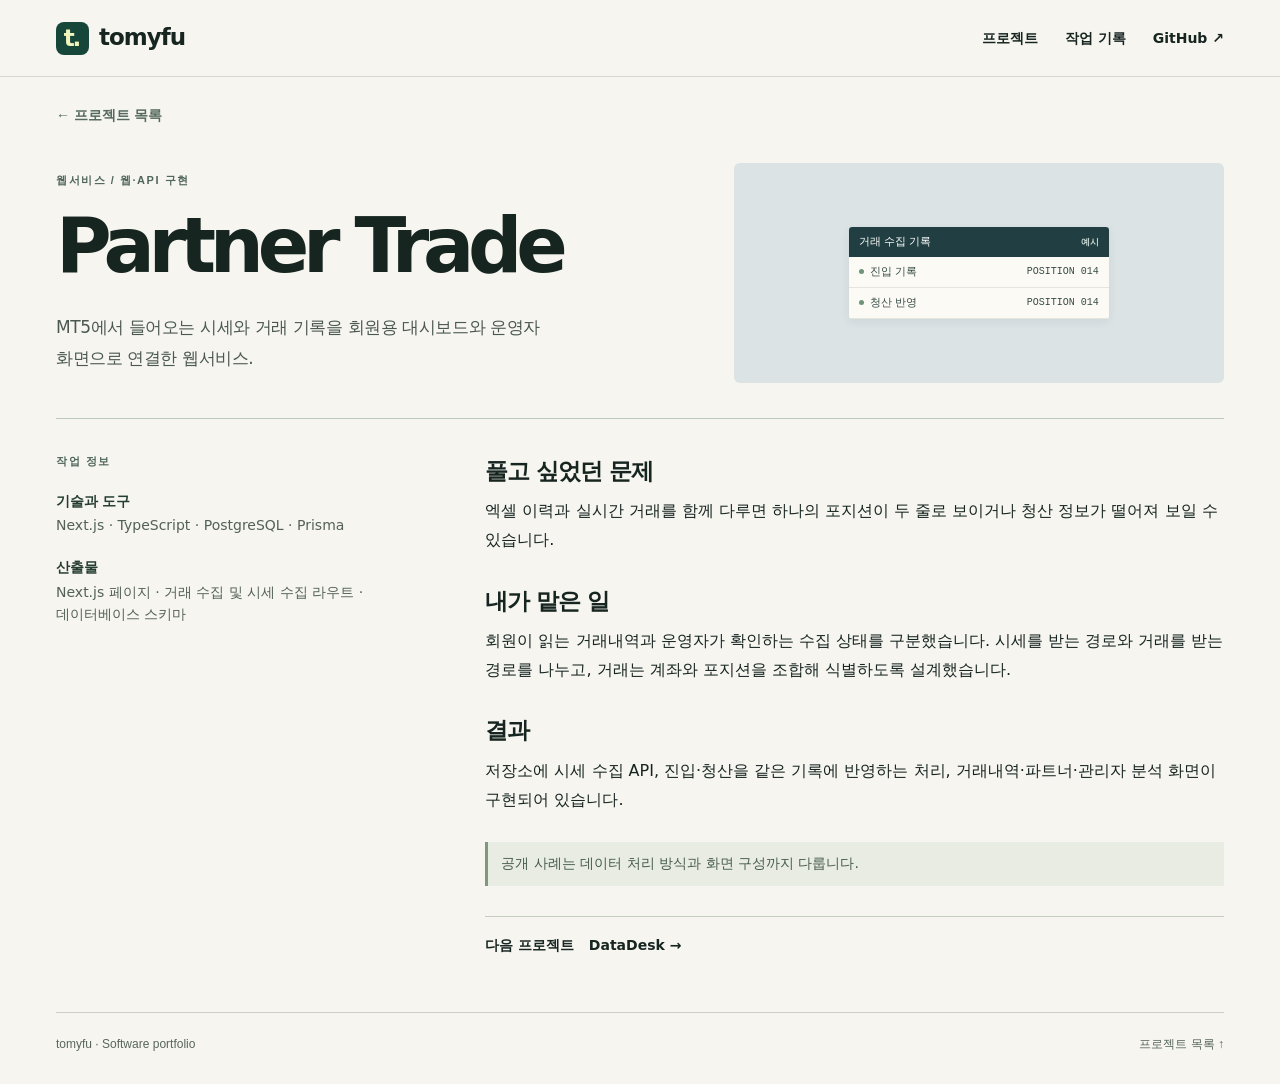
<file: projects/partner.html>
<!doctype html><html lang="ko"><head><meta charset="utf-8"><meta name="viewport" content="width=device-width, initial-scale=1"><meta name="theme-color" content="#f6f5f0"><meta name="description" content="Windows 앱, 업무 자동화와 웹서비스를 기획하고 구현한 tomyfu의 프로젝트 포트폴리오"><title>Partner Trade · tomyfu</title><link rel="icon" href="../assets/mark.svg" type="image/svg+xml"><link rel="stylesheet" href="../assets/site.css"></head><body><a class="skip" href="#main">본문으로</a><header class="top"><div class="wrap bar"><a class="brand" href="../index.html" aria-label="tomyfu 포트폴리오 첫 화면"><span class="symbol" aria-hidden="true">t.</span>tomyfu</a><nav aria-label="주 메뉴"><a href="../index.html#projects">프로젝트</a><a href="../index.html#archive">작업 기록</a><a href="https://github.com/tomyfu/portfolio">GitHub ↗</a></nav></div></header><main id="main" class="wrap case"><a class="back" href="../index.html#projects">← 프로젝트 목록</a><div class="casehead"><div><p class="eyebrow">웹서비스 / 웹·API 구현</p><h1>Partner Trade</h1><p class="intro">MT5에서 들어오는 시세와 거래 기록을 회원용 대시보드와 운영자 화면으로 연결한 웹서비스.</p></div><div class="art"><div class="graphic receipts"><div class="receipt"><span class="screen-head">거래 수집 기록 <b>예시</b></span><div><i></i>진입 기록 <strong>POSITION 014</strong></div><div><i></i>청산 반영 <strong>POSITION 014</strong></div></div></div></div></div><div class="case-body"><aside><p class="eyebrow">작업 정보</p><p class="label">기술과 도구</p><p>Next.js · TypeScript · PostgreSQL · Prisma</p><p class="label">산출물</p><p>Next.js 페이지 · 거래 수집 및 시세 수집 라우트 · 데이터베이스 스키마</p></aside><div class="narrative"><h2>풀고 싶었던 문제</h2><p>엑셀 이력과 실시간 거래를 함께 다루면 하나의 포지션이 두 줄로 보이거나 청산 정보가 떨어져 보일 수 있습니다.</p><h2>내가 맡은 일</h2><p>회원이 읽는 거래내역과 운영자가 확인하는 수집 상태를 구분했습니다. 시세를 받는 경로와 거래를 받는 경로를 나누고, 거래는 계좌와 포지션을 조합해 식별하도록 설계했습니다.</p><h2>결과</h2><p>저장소에 시세 수집 API, 진입·청산을 같은 기록에 반영하는 처리, 거래내역·파트너·관리자 분석 화면이 구현되어 있습니다.</p><p class="scope">공개 사례는 데이터 처리 방식과 화면 구성까지 다룹니다.</p><a class="next" href="datadesk.html">다음 프로젝트 &nbsp; DataDesk →</a></div></div></main><footer class="wrap foot"><span>tomyfu · Software portfolio</span><a href="../index.html#projects">프로젝트 목록 ↑</a></footer></body></html>
</file>
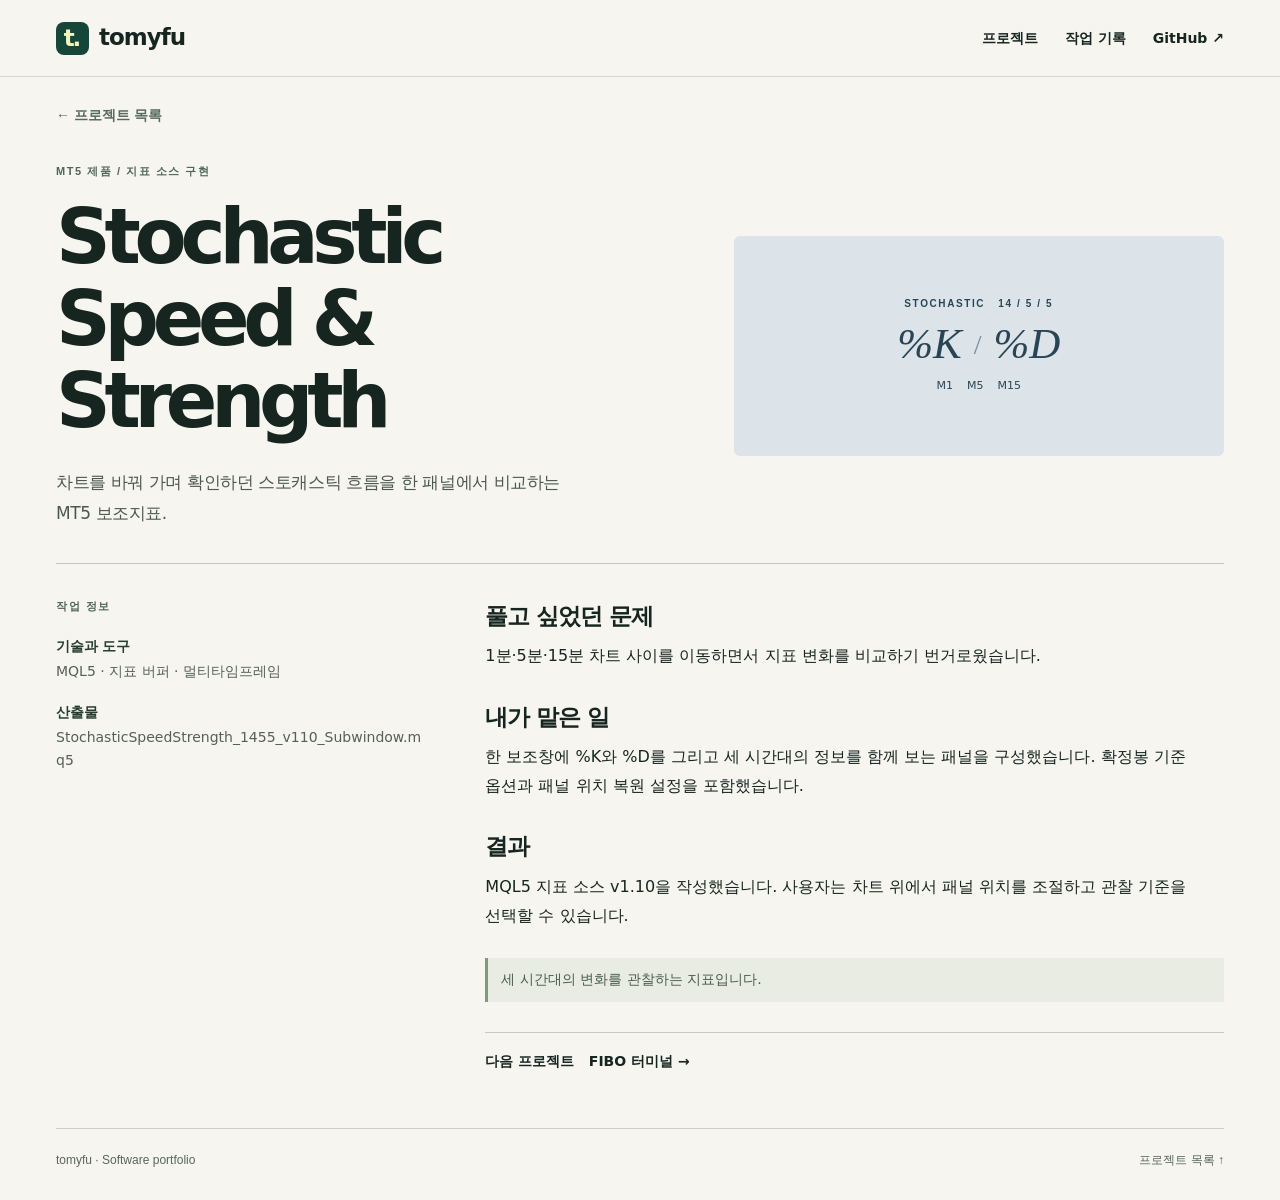
<file: projects/stochastic.html>
<!doctype html><html lang="ko"><head><meta charset="utf-8"><meta name="viewport" content="width=device-width, initial-scale=1"><meta name="theme-color" content="#f6f5f0"><meta name="description" content="Windows 앱, 업무 자동화와 웹서비스를 기획하고 구현한 tomyfu의 프로젝트 포트폴리오"><title>Stochastic Speed &amp; Strength · tomyfu</title><link rel="icon" href="../assets/mark.svg" type="image/svg+xml"><link rel="stylesheet" href="../assets/site.css"></head><body><a class="skip" href="#main">본문으로</a><header class="top"><div class="wrap bar"><a class="brand" href="../index.html" aria-label="tomyfu 포트폴리오 첫 화면"><span class="symbol" aria-hidden="true">t.</span>tomyfu</a><nav aria-label="주 메뉴"><a href="../index.html#projects">프로젝트</a><a href="../index.html#archive">작업 기록</a><a href="https://github.com/tomyfu/portfolio">GitHub ↗</a></nav></div></header><main id="main" class="wrap case"><a class="back" href="../index.html#projects">← 프로젝트 목록</a><div class="casehead"><div><p class="eyebrow">MT5 제품 / 지표 소스 구현</p><h1>Stochastic Speed &amp; Strength</h1><p class="intro">차트를 바꿔 가며 확인하던 스토캐스틱 흐름을 한 패널에서 비교하는 MT5 보조지표.</p></div><div class="art"><div class="graphic oscillator"><small>STOCHASTIC &nbsp; 14 / 5 / 5</small><div><b>%K</b><i>/</i><b>%D</b></div><span>M1 &nbsp;&nbsp; M5 &nbsp;&nbsp; M15</span></div></div></div><div class="case-body"><aside><p class="eyebrow">작업 정보</p><p class="label">기술과 도구</p><p>MQL5 · 지표 버퍼 · 멀티타임프레임</p><p class="label">산출물</p><p>StochasticSpeedStrength_1455_v110_Subwindow.mq5</p></aside><div class="narrative"><h2>풀고 싶었던 문제</h2><p>1분·5분·15분 차트 사이를 이동하면서 지표 변화를 비교하기 번거로웠습니다.</p><h2>내가 맡은 일</h2><p>한 보조창에 %K와 %D를 그리고 세 시간대의 정보를 함께 보는 패널을 구성했습니다. 확정봉 기준 옵션과 패널 위치 복원 설정을 포함했습니다.</p><h2>결과</h2><p>MQL5 지표 소스 v1.10을 작성했습니다. 사용자는 차트 위에서 패널 위치를 조절하고 관찰 기준을 선택할 수 있습니다.</p><p class="scope">세 시간대의 변화를 관찰하는 지표입니다.</p><a class="next" href="fibo-terminal.html">다음 프로젝트 &nbsp; FIBO 터미널 →</a></div></div></main><footer class="wrap foot"><span>tomyfu · Software portfolio</span><a href="../index.html#projects">프로젝트 목록 ↑</a></footer></body></html>
</file>
<file: assets/site.css>
*{box-sizing:border-box}html{scroll-behavior:smooth}body{margin:0;background:#f6f5f0;color:#172521;font:16px/1.62 "Inter","Malgun Gothic","Apple SD Gothic Neo",system-ui,sans-serif;word-break:keep-all;overflow-wrap:break-word}a{color:inherit;text-decoration:none}a:focus-visible,button:focus-visible,summary:focus-visible{outline:3px solid #bc581b;outline-offset:4px}button{font:inherit;cursor:pointer}img{display:block;max-width:100%}.wrap{width:min(1168px,calc(100% - 96px));margin:auto}.top{border-bottom:1px solid #d5d8cd}.bar{display:flex;align-items:center;justify-content:space-between;height:76px}.brand{display:inline-flex;align-items:center;gap:10px;font-size:23px;font-weight:750;letter-spacing:-1px}.symbol{height:33px;width:33px;display:grid;place-items:center;background:#164639;color:#f0f5bd;border-radius:8px;line-height:1;letter-spacing:-2px;padding-right:2px}.bar nav,.actions{display:flex;align-items:center;gap:27px}.bar nav a,.back{font-size:14px;font-weight:650}.bar nav a:hover,.back:hover,.next:hover,.actions>a:not(.button):hover{text-decoration:underline}.hero{display:grid;grid-template-columns:.96fr 1.04fr;gap:44px;align-items:center;padding:58px 0 64px}.eyebrow,.card-meta,.feature small,.graphic>small,.screen-head,.label,.back,.foot{font-family:"Inter","Malgun Gothic",sans-serif}.eyebrow{font-size:11px;letter-spacing:.14em;font-weight:760;color:#50665b;margin:0 0 15px}.hero h1,.case h1{font-size:clamp(44px,5.6vw,83px);letter-spacing:-.082em;line-height:1.08;margin:0}.hero h1 span{color:#63876a}.intro{font-size:17px;line-height:1.8;letter-spacing:-.025em;color:#4a5850;max-width:520px;margin:25px 0}.button{display:inline-flex;align-items:center;justify-content:center;gap:20px;border-radius:5px;background:#184437;color:#f7f8ef;font-weight:700;padding:12px 20px;font-size:14px}.button:hover{background:#245a48}.feature{min-width:0;display:block;position:relative;border-radius:9px;overflow:hidden;background:#101e1c;color:#f4f4e9;box-shadow:0 12px 30px #182f2714}.feature>img{width:100%;height:clamp(260px,23vw,320px);object-fit:cover;object-position:50% 42%}.feature>div{padding:15px 21px;display:flex;justify-content:space-between;align-items:center}.feature small,.feature b{display:block}.feature small{font-size:9px;letter-spacing:.16em;color:#a8c6b0}.feature b{font-size:19px;letter-spacing:-.045em}.play{height:32px;width:32px;display:grid;place-items:center;border:1px solid #68857a;border-radius:50%;font-size:12px}.section-head{display:flex;justify-content:space-between;align-items:flex-end;gap:20px;margin:0 0 24px}.collection,.archive{border-top:1px solid #cdd1c5;padding:36px 0 55px;scroll-margin-top:15px}h2,h3,p{margin-top:0}.section-head h2,.archive h2{font-size:37px;letter-spacing:-.075em;line-height:1.15;margin:0}.section-head .eyebrow,.archive .eyebrow{margin-bottom:7px}.filters{display:flex;flex-wrap:wrap;gap:5px}.filters button{border:1px solid transparent;background:transparent;color:#4c5e53;border-radius:99px;padding:5px 11px;font-size:13px}.filters button[aria-pressed=true]{background:#deead7;color:#173c2e;border-color:#c6d4bd;font-weight:700}.filters button:hover{border-color:#aebcab}.grid{display:grid;grid-template-columns:repeat(3,minmax(0,1fr));gap:34px 23px}.card{min-width:0}.cardlink{display:block}.cardlink:hover h3{text-decoration:underline;text-underline-offset:4px}.art{height:163px;overflow:hidden;border-radius:6px;background:#dbe5dc}.art-img{height:100%;width:100%;object-fit:cover}.terminal-img{object-fit:contain;background:#101b20}.card-meta{display:flex;flex-wrap:wrap;justify-content:space-between;margin:13px 0 2px;color:#54695a;font-size:11px;font-weight:680}.card h3{display:flex;align-items:center;justify-content:space-between;gap:5px;font-size:24px;line-height:1.28;letter-spacing:-.04em;margin:3px 0 6px}.card h3 span{font-size:15px;color:#536a5b}.card p,.muted,.archive details p{color:#4f5b53;font-size:14px;margin-bottom:0}.graphic{height:100%;width:100%;display:flex;justify-content:center;align-items:center}.graphic small{font-size:10px;font-style:normal;font-weight:700;letter-spacing:.065em}.quantities{background:#e1eade;color:#204b37;gap:5%}.quantities>div{display:grid}.quantities strong{font:650 49px/1.1 "Inter",Arial,sans-serif;letter-spacing:-3px}.quantities em{font:400 15px sans-serif;letter-spacing:-1px;margin-left:5px}.quantities .versus{font:42px Georgia;color:#92ac95}.receipts{background:#dbe3e5;padding:24px}.receipt{max-width:260px;width:100%;background:#fcfaf5;border-radius:3px;box-shadow:0 3px 10px #16313713;overflow:hidden}.screen-head{display:flex;justify-content:space-between;align-items:center;background:#213f42;color:#fff;padding:6px 10px;font-size:11px}.screen-head b{font-size:9px;color:#c4d6d0}.receipt>div{display:flex;gap:6px;align-items:center;font-size:11px;padding:6px 10px;color:#364b46;border-bottom:1px solid #e5e5de}.receipt strong{margin-left:auto;font:10px "Consolas",monospace}.receipt i{width:5px;height:5px;border-radius:50%;background:#6f9378}.timeframes,.oscillator,.clock,.cloth,.croc{flex-direction:column}.timeframes{color:#f1eada;background:#263e38}.timeframes>small,.oscillator>small{letter-spacing:.16em}.timeframes>div{display:flex;gap:8px;margin:9px 0 3px}.timeframes b{display:grid;place-items:center;padding:5px 10px;border:1px solid #789082;font:600 25px/1.2 Georgia,serif}.timeframes>span{width:164px;display:flex;justify-content:space-between;font-size:10px;color:#c8d7c5}.clock{background:#ece2d5;color:#5a402c}.clock>div,.clock>span{display:flex;width:73%;align-items:center;justify-content:space-between}.clock>div{margin-top:5px}.clock strong{font:600 38px/1.3 Georgia,serif}.clock strong span{font:12px sans-serif}.clock>div i{border-top:1px dashed #a68a6a;flex:1;margin:0 8px}.clock>span{font-size:10px}.croc{background:#141717;color:#d1b47e}.croc img{width:94%;max-height:62%;object-fit:contain}.croc span{font:600 22px Georgia;letter-spacing:.22em}.cloth{background:#ded6c9;color:#3c3830}.cloth strong{font:italic 39px/1.4 Georgia,serif;letter-spacing:-2.1px}.cloth strong span{color:#888367}.cloth>span,.oscillator>span{font-size:11px}.oscillator{background:#dce4ea;color:#294555}.oscillator>div{display:flex;align-items:center;gap:12px}.oscillator b{font:italic 43px/1.5 Georgia}.oscillator i{color:#78909d;font:28px Georgia}.archive{display:grid;grid-template-columns:1fr 2fr;gap:35px}.archive .muted{margin:14px 0}.archive details{border-bottom:1px solid #cdd1c5}.archive details:first-child{border-top:1px solid #cdd1c5}.archive summary{cursor:pointer;padding:15px 0;display:flex;align-items:center;gap:12px;font-weight:700;list-style:none}.archive summary::-webkit-details-marker{display:none}.archive summary small{margin-left:auto;font-weight:450;color:#5e6960}.archive summary:after{content:"+";color:#4e6b58}.archive details[open] summary:after{content:"−"}.archive details p{padding:0 24px 16px 0}.foot{display:flex;justify-content:space-between;gap:18px;padding:22px 0 30px;border-top:1px solid #cdd1c5;color:#58665b;font-size:12px}.skip,.sr-only{position:absolute;width:1px;height:1px;overflow:hidden;clip-path:inset(50%)}.skip:focus{width:auto;height:auto;clip-path:none;z-index:5;background:#fff;padding:12px}.case{padding-top:25px}.back{color:#55695c}.casehead{display:grid;grid-template-columns:1.3fr 1fr;gap:40px;align-items:center;padding:35px 0}.case h1{font-size:clamp(43px,6vw,76px);overflow-wrap:anywhere}.casehead .art{height:220px}.casehead .intro{margin-bottom:0}.case-body{display:grid;grid-template-columns:1fr 2fr;gap:60px;padding:34px 0 55px;border-top:1px solid #bec9be}.case aside{align-self:start;overflow-wrap:anywhere;font-size:14px;color:#536156}.case aside .label{font-weight:720;color:#253d30;margin:19px 0 2px}.narrative{max-width:740px}.narrative h2{font-size:23px;letter-spacing:-.045em;margin:0 0 6px}.narrative p{line-height:1.83;margin:0 0 28px}.narrative p.scope{padding:9px 13px;background:#e8ece2;color:#495d4d;border-left:3px solid #80987d;font-size:14px}.next{display:block;margin-top:30px;border-top:1px solid #c5cdbf;padding-top:17px;font-size:14px;font-weight:650}.actions a:not(.button){text-decoration:underline}[hidden]{display:none!important}@media(max-width:900px){.wrap{width:calc(100% - 56px)}.hero{gap:25px}.grid{grid-template-columns:1fr 1fr}.case-body{gap:30px}.section-head{align-items:flex-start;flex-direction:column}.section-head h2{font-size:33px}}@media(max-width:670px){.wrap{width:calc(100% - 36px)}.bar{height:61px}.bar nav{gap:13px}.bar nav a{font-size:12px}.brand{font-size:19px;gap:6px}.symbol{height:27px;width:27px}.hero,.casehead,.case-body,.archive{grid-template-columns:1fr}.hero{padding:32px 0;gap:24px}.hero h1{font-size:51px}.intro{font-size:15px;margin:16px 0}.feature>img{height:210px}.feature>div{padding:10px 15px}.section-head{gap:13px}.grid{gap:25px}.collection,.archive{padding:27px 0 33px}.archive{gap:15px}.archive summary{flex-wrap:wrap;gap:3px 8px}.archive summary small{margin-left:0}.archive summary:after{margin-left:auto}.casehead{padding:24px 0;gap:20px}.casehead .art{height:180px}.case-body{gap:18px}.case aside{border-bottom:1px solid #ccd3c7;padding-bottom:12px}.case aside .label{margin-top:10px}.case aside>p{margin-bottom:5px}.case h1{font-size:43px}.narrative p{font-size:15px}.foot{font-size:11px}.actions{gap:13px;flex-wrap:wrap}}@media(max-width:510px){.grid{grid-template-columns:1fr}.art{height:172px}.filters{gap:1px}.filters button{font-size:12px;padding:5px 9px}.eyebrow{font-size:10px}.archive summary small{font-size:11px}.archive summary span{font-size:14px}}@media(prefers-reduced-motion:reduce){html{scroll-behavior:auto}}
.feature .terminal-type,.terminal-type {display:flex;flex-direction:column;justify-content:space-between;align-items:flex-start;gap:10px;height:100%;padding:20px 24px;background:#171d20;color:#f1eee5;line-height:1.15}
.feature .terminal-type {height:clamp(220px,23vw,320px);padding:28px 32px}
.terminal-type small,.catalog-art small {font:650 12px/1.3 system-ui;letter-spacing:.13em;color:#e1c68a}
.terminal-type strong {display:block;font-size:clamp(28px,3.3vw,56px);line-height:.95;letter-spacing:-.06em}
.terminal-type strong span {margin-left:.55em;font-size:.34em;letter-spacing:.02em;color:#e1c68a}
.terminal-type>span {font-size:14px;color:#ced3cf}
.catalog-art {display:flex;flex-flow:column;align-items:flex-start;justify-content:space-between;padding:20px 24px}
.catalog-art b{font-size:clamp(24px,2.4vw,34px);line-height:1.15;letter-spacing:-.06em}
.garment{background:#333e51;color:#f6f3ec}.garment small{color:#d2ddea}.paper{background:#e5cabe;color:#492d26}.paper small{color:#714b40}
.group-links{border-top:1px solid #bcc6bb}.group-link{padding:12px 4px;display:flex;align-items:center;justify-content:space-between;border-bottom:1px solid #ccd1c7;font-weight:700}
.group-link small{font-weight:500;color:#56675d}.group-link:hover,.record-body a:hover{text-decoration:underline}
.catalog{padding-top:42px;padding-bottom:60px}.catalog-head{max-width:740px}.catalog-head h1{font-size:clamp(40px,6vw,78px);line-height:1.1;letter-spacing:-.075em;margin:0 0 20px}.catalog-head>p:last-child{color:#4a5850;font-size:17px;line-height:1.8}
.catalog-nav{display:flex;flex-wrap:wrap;gap:6px 18px;border-block:1px solid #cdd1c5;padding:15px 0;margin-top:28px}.catalog-nav a{font-size:15px;color:#244d3e;text-decoration:underline;text-underline-offset:4px}
.group{display:grid;grid-template-columns:minmax(0,1fr) minmax(0,2fr);gap:40px;padding:38px 0 23px;scroll-margin-top:16px}.group+.group{border-top:1px solid #aebdb2}.group h2{font-size:clamp(24px,3vw,37px);line-height:1.15;letter-spacing:-.06em;margin:0 0 12px}.group header>p{color:#4f5b53}.records{margin:0}.record{padding:16px 0;border-bottom:1px solid #d3d9d0;display:grid;grid-template-columns:1fr auto;gap:4px 16px}.record:first-child{padding-top:0}.record:last-child{border:0}.record dt{font-size:18px;font-weight:700;line-height:1.45}.record dd{margin:0}.record .stage{align-self:start;font-size:13px;color:#43624f;padding-top:3px}.record-body{grid-column:1/-1;font-size:16px;color:#4a5850;line-height:1.75}.record-body a{text-decoration:underline;text-underline-offset:3px;font-size:14px;white-space:nowrap;color:#1c4d39}
@media(max-width:720px){.group{grid-template-columns:1fr;gap:8px}.record{grid-template-columns:1fr}.record .stage{padding-top:0}.catalog-nav{gap:8px 16px}.feature .terminal-type{height:200px}.catalog{padding-top:27px}}

.all-work{display:inline-block;margin-top:9px;color:#315b43;text-decoration:underline;text-underline-offset:4px;font-size:15px}
</file>
